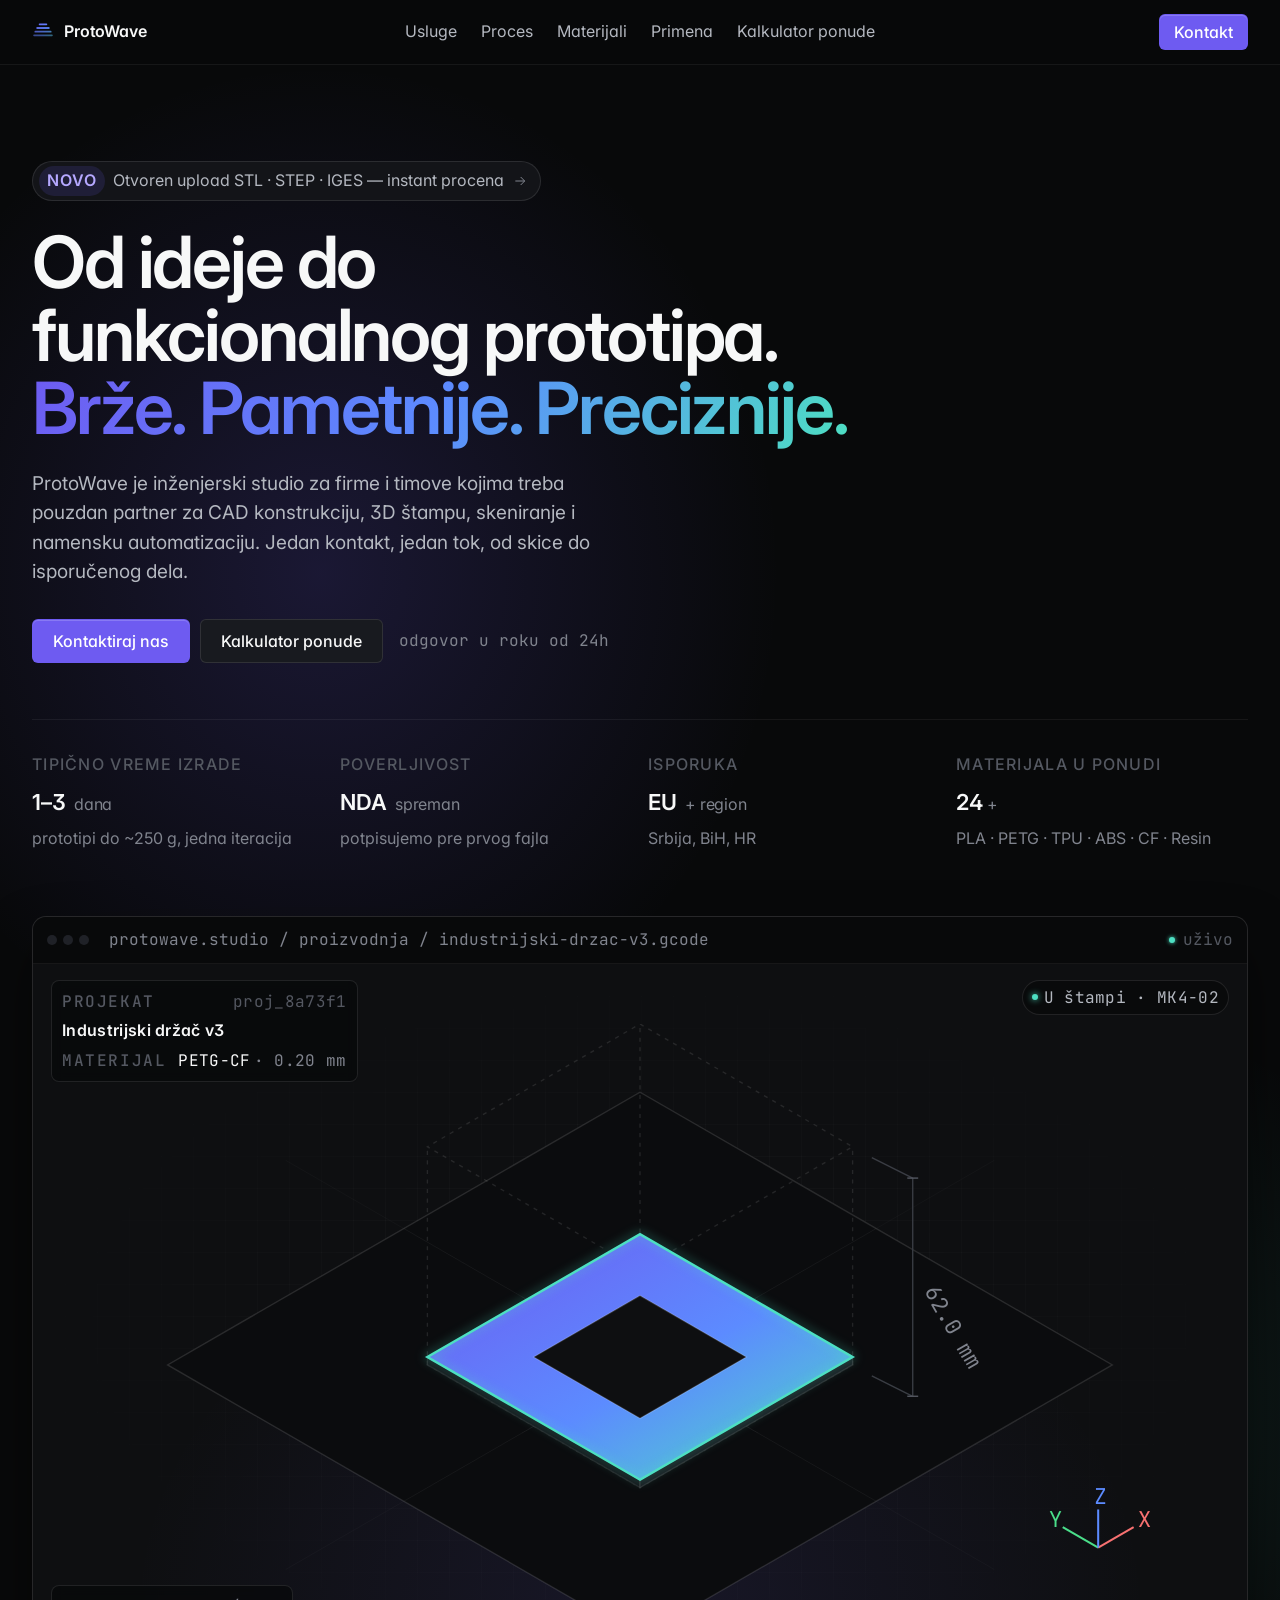
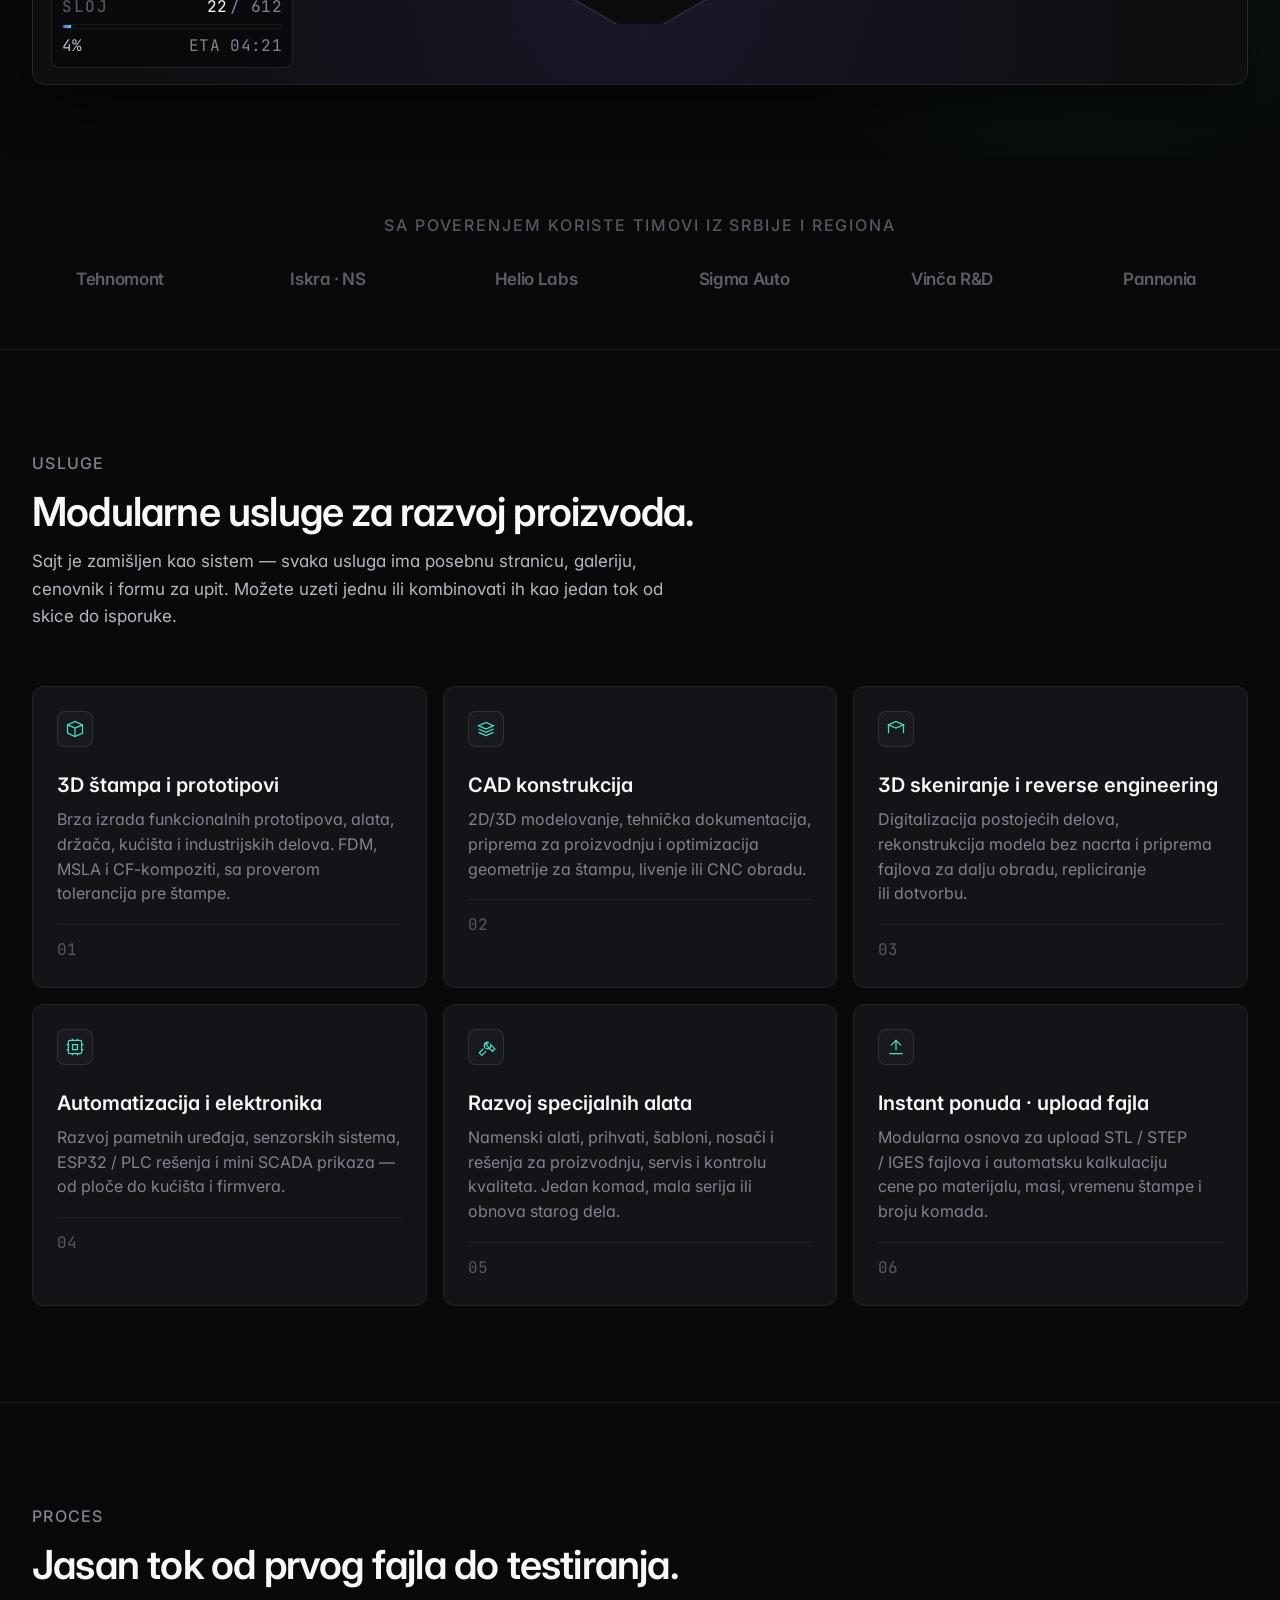
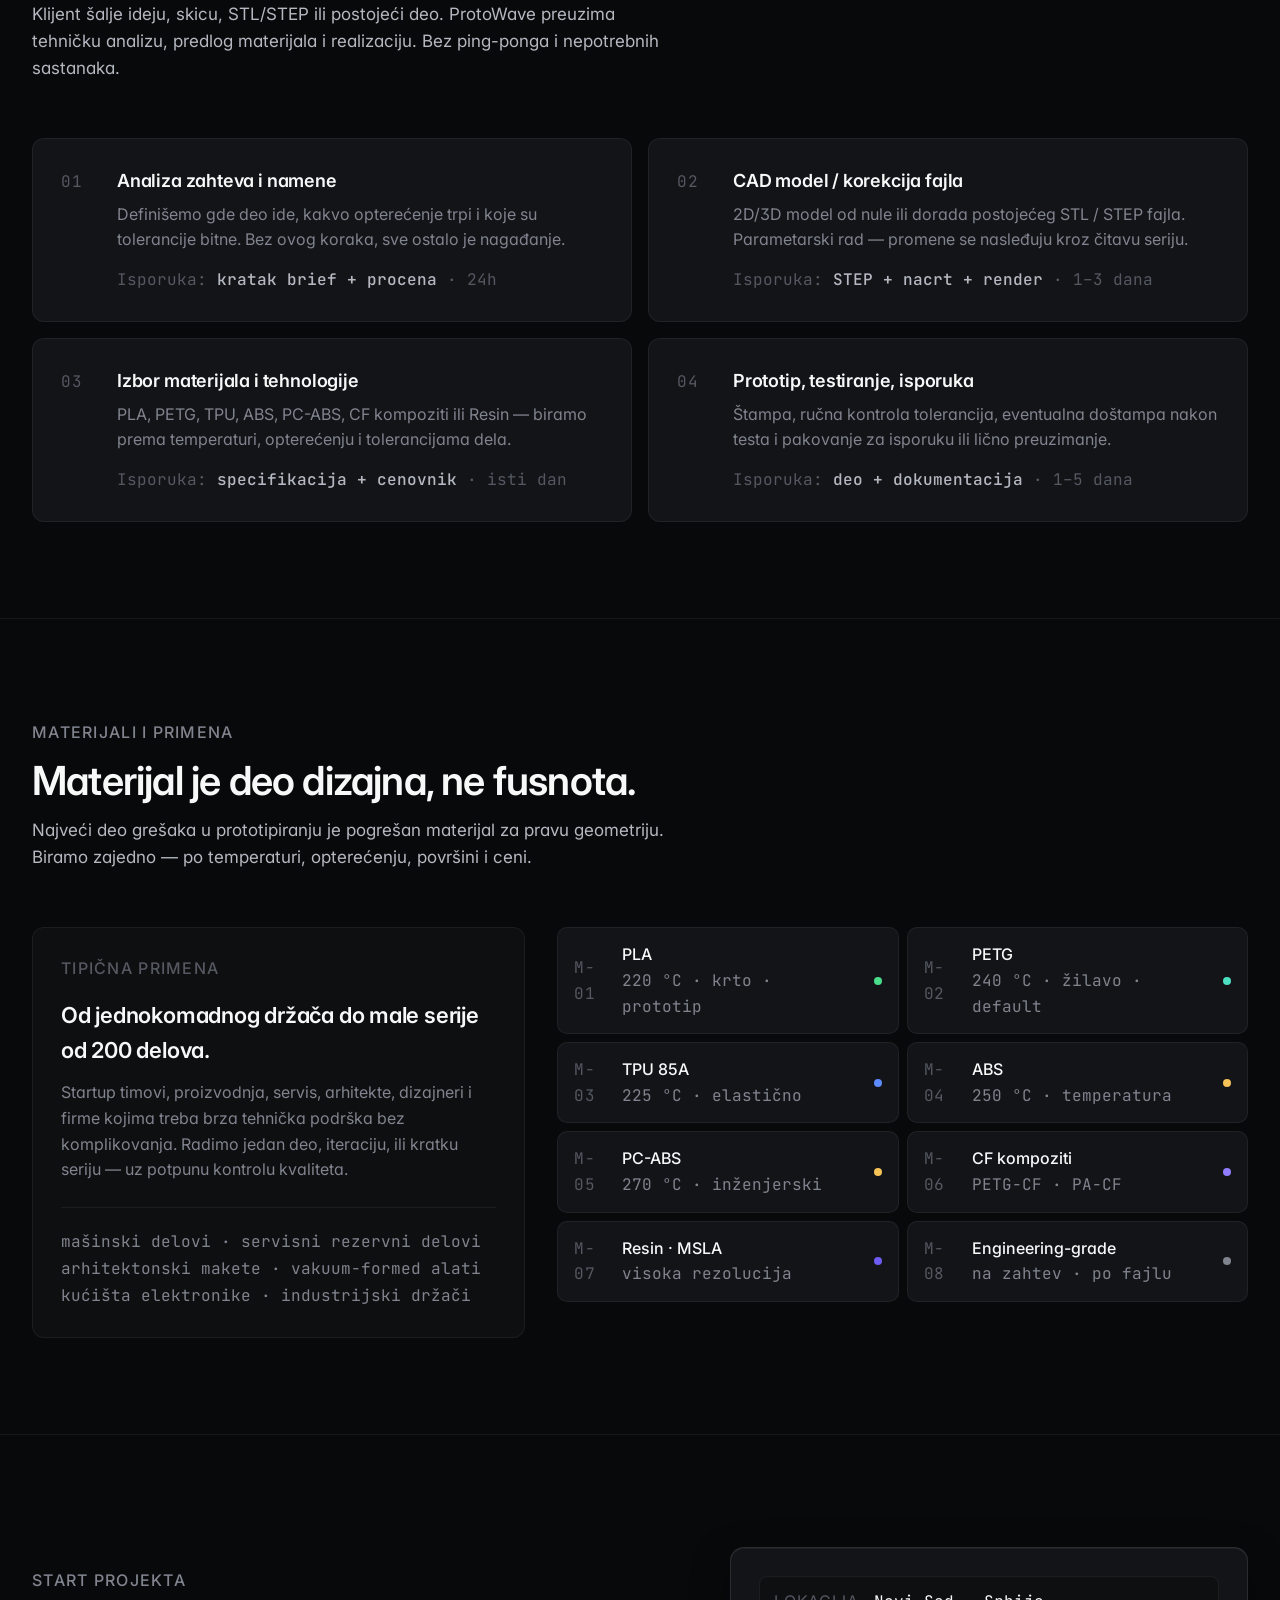
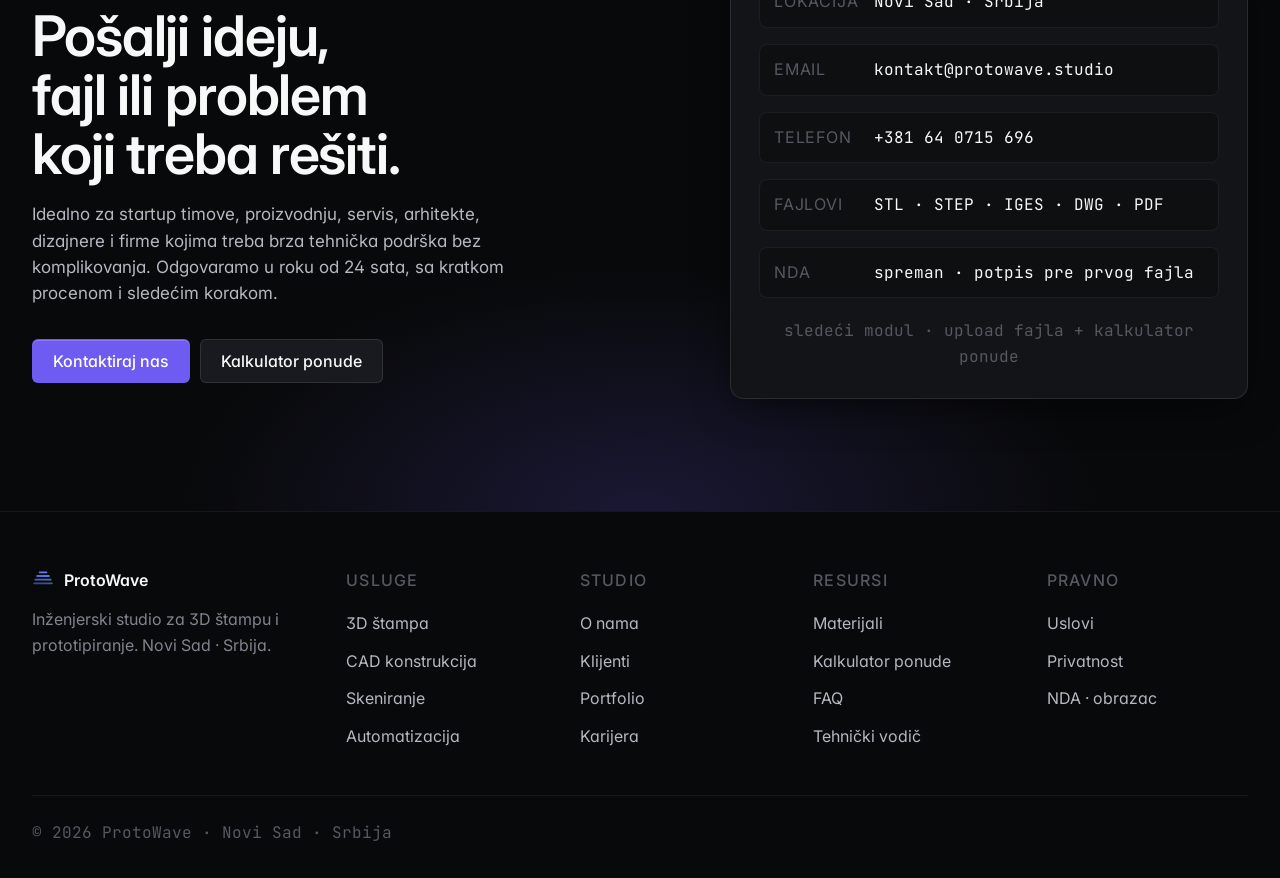
<file: index.html>
<!doctype html>
<html lang="sr">
<head>
  <meta charset="utf-8"/>
  <title>ProtoWave — od ideje do funkcionalnog prototipa</title>
  <meta name="viewport" content="width=device-width, initial-scale=1"/>
  <link rel="icon" href="logo-mark.svg"/>
  <link rel="stylesheet" href="colors_and_type.css"/>
  <link rel="stylesheet" href="base.css"/>
  <style>
    /* ------------------------------------------------------------------ HERO */
    .hero { padding: 96px 0 72px; position: relative; overflow: hidden; }
    .hero-bg {
      position: absolute; inset: 0; pointer-events: none;
      background:
        radial-gradient(60% 50% at 25% 30%, rgba(110,91,241,0.18), transparent 60%),
        radial-gradient(50% 40% at 85% 80%, rgba(77,223,194,0.10), transparent 60%);
    }
    .hero-eyebrow {
      display: inline-flex; align-items: center; gap: 8px;
      padding: 4px 12px 4px 6px; border-radius: 999px;
      background: var(--pw-surface); border: 1px solid var(--pw-border-2);
      font-size: 16px; color: var(--pw-fg-2);
    }
    .hero-eyebrow .badge {
      padding: 2px 8px; background: var(--pw-brand-tint); color: #B5A8FF;
      border-radius: 999px; font-size: 16px; letter-spacing: 0.06em;
      text-transform: uppercase; font-weight: 600;
    }
    .hero-eyebrow .arr { color: var(--pw-fg-3); }
    .hero h1 {
      font-size: 72px; font-weight: 600; letter-spacing: -0.03em;
      line-height: 1.02; margin: 24px 0 0; color: var(--pw-fg);
      max-width: 920px; text-wrap: balance;
    }
    .hero h1 .grad {
      background: linear-gradient(120deg,#6E5BF1,#5C8BFF,#4DDFC2);
      -webkit-background-clip: text; background-clip: text;
      -webkit-text-fill-color: transparent; color: transparent;
    }
    .hero p.lede {
      font-size: 19px; color: var(--pw-fg-2);
      margin: 24px 0 32px; max-width: 620px; line-height: 1.55;
      text-wrap: pretty;
    }
    .hero-cta { display: flex; gap: 10px; align-items: center; flex-wrap: wrap; }
    .hero-cta .meta {
      font-size: 16px; color: var(--pw-fg-3); margin-left: 6px;
      font-family: var(--pw-font-mono);
    }

    /* KPI row under hero */
    .kpis {
      display: grid; grid-template-columns: repeat(4, 1fr);
      gap: 16px; margin-top: 56px;
      padding-top: 32px; border-top: 1px solid var(--pw-border);
    }
    .kpi .k {
      font-size: 16px; letter-spacing: 0.08em; text-transform: uppercase;
      color: var(--pw-fg-4); font-weight: 500;
    }
    .kpi .v {
      margin-top: 8px; font-size: 22px; font-weight: 600;
      letter-spacing: -0.01em; color: var(--pw-fg);
    }
    .kpi .v .unit { font-size: 16px; color: var(--pw-fg-3); margin-left: 4px; font-weight: 400; }
    .kpi .d { margin-top: 6px; font-size: 16px; color: var(--pw-fg-3); }

    /* ------------------------------------------------------------------ HERO PRODUCT MOCK */
    .hero-product {
      margin-top: 64px; border-radius: 14px;
      border: 1px solid var(--pw-border-2);
      background: var(--pw-bg-2);
      box-shadow: 0 1px 0 rgba(255,255,255,0.05) inset,
                  0 24px 60px -12px rgba(0,0,0,0.7);
      overflow: hidden;
    }
    .hero-product-bar {
      display: flex; align-items: center; gap: 8px;
      padding: 10px 14px;
      border-bottom: 1px solid var(--pw-border);
      background: var(--pw-bg);
    }
    .hero-product-bar .dot-row { display: flex; gap: 6px; }
    .hero-product-bar .dot-row span {
      width: 10px; height: 10px; border-radius: 99px; background: var(--pw-surface-3);
    }
    .hero-product-bar .crumb {
      font-size: 16px; color: var(--pw-fg-3); margin-left: 12px;
      font-family: var(--pw-font-mono);
    }
    .hero-product-bar .right {
      margin-left: auto; display: flex; align-items: center; gap: 8px;
      font-size: 16px; color: var(--pw-fg-4); font-family: var(--pw-font-mono);
    }

    .mock { display: grid; grid-template-columns: 220px 1fr 300px; height: 400px; }
    .mock-sb {
      border-right: 1px solid var(--pw-border);
      padding: 14px 10px; display: flex; flex-direction: column; gap: 2px;
    }
    .mock-sb .lbl {
      font-size: 16px; letter-spacing: 0.08em; text-transform: uppercase;
      color: var(--pw-fg-4); padding: 10px 8px 6px;
    }
    .mock-sb .it {
      display: flex; align-items: center; gap: 8px;
      padding: 6px 8px; border-radius: 6px;
      font-size: 16px; color: var(--pw-fg-2);
    }
    .mock-sb .it.active {
      background: var(--pw-surface-2);
      color: var(--pw-fg);
      border: 1px solid var(--pw-border-2);
    }
    .mock-sb .it .c {
      margin-left: auto; font-family: var(--pw-font-mono);
      font-size: 16px; color: var(--pw-fg-4);
    }
    .mock-sb svg { width: 14px; height: 14px; }

    .mock-main {
      padding: 16px 18px; display: flex; flex-direction: column; gap: 10px;
      min-width: 0;
    }
    .mock-main .h {
      display: flex; align-items: center; justify-content: space-between;
      margin-bottom: 6px;
    }
    .mock-main .h .t { font-size: 16px; font-weight: 600; }
    .mock-main .h .sub {
      font-size: 16px; color: var(--pw-fg-4);
      font-family: var(--pw-font-mono); margin-top: 2px;
    }
    .mock-main .h .actions { display: flex; gap: 6px; }
    .chip-s {
      background: var(--pw-surface-2); color: var(--pw-fg-2);
      border: 1px solid var(--pw-border-2);
      padding: 0 8px; height: 22px; border-radius: 999px;
      font-size: 16px; display: inline-flex; align-items: center;
    }
    .chip-p {
      background: var(--pw-brand); color: #fff;
      padding: 0 10px; height: 22px; border-radius: 6px;
      font-size: 16px; display: inline-flex; align-items: center;
      font-weight: 500;
    }

    .mock-row {
      display: flex; align-items: center; gap: 10px;
      padding: 10px 12px;
      border: 1px solid var(--pw-border); border-radius: 8px;
      background: var(--pw-surface); font-size: 16px;
    }
    .mock-row .dot { width: 6px; height: 6px; border-radius: 99px; flex: 0 0 6px; }
    .mock-row .name { font-weight: 500; color: var(--pw-fg-1); min-width: 0;
                      white-space: nowrap; overflow: hidden; text-overflow: ellipsis; max-width: 230px;}
    .mock-row .st {
      font-size: 16px; font-family: var(--pw-font-mono);
      padding: 0 6px; height: 18px; border-radius: 4px;
      display: inline-flex; align-items: center;
    }
    .mock-row .meta {
      color: var(--pw-fg-3); margin-left: auto;
      font-family: var(--pw-font-mono); font-size: 16px;
    }

    .mock-rail {
      border-left: 1px solid var(--pw-border);
      padding: 16px; display: flex; flex-direction: column; gap: 14px;
      background: var(--pw-bg-2);
    }
    .mock-rail .top { display: flex; justify-content: space-between; align-items: center; }
    .pill-printing {
      display: inline-flex; align-items: center; gap: 6px;
      padding: 2px 8px; border-radius: 999px;
      background: rgba(77,223,194,0.10);
      border: 1px solid rgba(77,223,194,0.32);
      color: #4DDFC2; font-size: 16px; font-weight: 500;
    }
    .pill-printing .d {
      width: 5px; height: 5px; border-radius: 99px;
      background: #4DDFC2; box-shadow: 0 0 4px #4DDFC2;
    }
    .rail-id { font-size: 16px; font-family: var(--pw-font-mono); color: var(--pw-fg-4); }
    .rail-title { font-size: 16px; font-weight: 600; color: var(--pw-fg); }
    .rail-meta { font-size: 16px; font-family: var(--pw-font-mono); color: var(--pw-fg-3); margin-top: 2px; }
    .rail-bar { height: 4px; background: var(--pw-bg); border-radius: 99px; overflow: hidden; }
    .rail-bar > div { height: 100%; background: linear-gradient(90deg,#6E5BF1,#4DDFC2); }
    .rail-prog {
      display: flex; justify-content: space-between; margin-top: 6px;
      font-size: 16px; font-family: var(--pw-font-mono); color: var(--pw-fg-3);
    }
    .rail-grid {
      display: grid; grid-template-columns: 1fr 1fr; gap: 12px;
      padding-top: 12px; border-top: 1px solid var(--pw-border);
    }
    .rail-grid .k {
      font-size: 16px; color: var(--pw-fg-4);
      letter-spacing: 0.06em; text-transform: uppercase;
    }
    .rail-grid .v { font-size: 16px; margin-top: 2px; color: var(--pw-fg-1);
                    font-family: var(--pw-font-mono); }

    /* ------------------------------------------------------------------ LOGOS */
    .logos { padding: 56px 0; border-bottom: 1px solid var(--pw-border); }
    .logos-label {
      font-size: 16px; letter-spacing: 0.12em; text-transform: uppercase;
      color: var(--pw-fg-4); text-align: center; font-weight: 500;
    }
    .logos-row {
      display: grid; grid-template-columns: repeat(6, 1fr);
      gap: 32px; align-items: center; margin-top: 28px;
    }
    .logos-row span {
      color: var(--pw-fg-3); font-size: 17px; font-weight: 600;
      letter-spacing: -0.02em; text-align: center; opacity: 0.7;
      transition: opacity var(--pw-dur-base) var(--pw-ease),
                  color var(--pw-dur-base) var(--pw-ease);
    }
    .logos-row span:hover { opacity: 1; color: var(--pw-fg); }

    /* ------------------------------------------------------------------ SERVICES */
    .services {
      display: grid; grid-template-columns: repeat(3, 1fr);
      gap: 16px; margin-top: 56px;
    }
    .feat {
      padding: 24px;
      background: var(--pw-surface);
      border: 1px solid var(--pw-border);
      border-radius: 12px;
      transition: border-color var(--pw-dur-base) var(--pw-ease),
                  background var(--pw-dur-base) var(--pw-ease);
      display: flex; flex-direction: column; gap: 6px;
    }
    .feat:hover { border-color: var(--pw-border-2); background: var(--pw-surface-2); }
    .feat-icon {
      width: 36px; height: 36px; border-radius: 8px;
      background: var(--pw-surface-2);
      border: 1px solid var(--pw-border-2);
      color: var(--pw-accent);
      display: flex; align-items: center; justify-content: center;
      margin-bottom: 16px;
    }
    .feat h3 { font-size: 20px; font-weight: 600; margin: 0; color: var(--pw-fg); }
    .feat p {
      font-size: 16px; line-height: 1.55; color: var(--pw-fg-3);
      margin: 0; text-wrap: pretty;
    }
    .feat .tag {
      margin-top: 12px; padding-top: 12px;
      border-top: 1px solid var(--pw-border);
      font-size: 16px; font-family: var(--pw-font-mono); color: var(--pw-fg-4);
      display: flex; justify-content: space-between;
    }
    .feat .tag .more { color: var(--pw-accent); }

    /* ------------------------------------------------------------------ PROCESS */
    .process-grid {
      display: grid; grid-template-columns: 1fr 1fr;
      gap: 16px; margin-top: 56px;
    }
    .step {
      padding: 28px;
      border: 1px solid var(--pw-border); border-radius: 12px;
      background: var(--pw-surface);
      display: flex; gap: 20px; align-items: flex-start;
    }
    .step .num {
      font-family: var(--pw-font-mono);
      font-size: 16px; letter-spacing: 0.08em;
      color: var(--pw-fg-4); padding-top: 2px; flex-shrink: 0;
      width: 36px;
    }
    .step .body { display: flex; flex-direction: column; gap: 6px; }
    .step h3 { font-size: 18px; font-weight: 600; margin: 0; color: var(--pw-fg);
               letter-spacing: -0.01em; }
    .step p { font-size: 16px; color: var(--pw-fg-3); margin: 0; line-height: 1.55; }
    .step .deliv {
      margin-top: 10px; font-size: 16px; font-family: var(--pw-font-mono);
      color: var(--pw-fg-4);
    }
    .step .deliv b { color: var(--pw-fg-2); font-weight: 500; }

    /* ------------------------------------------------------------------ MATERIALS */
    .materials-wrap {
      margin-top: 56px;
      display: grid; grid-template-columns: 1fr 1.4fr;
      gap: 32px; align-items: start;
    }
    .mat-side {
      padding: 28px;
      border: 1px solid var(--pw-border); border-radius: 12px;
      background: var(--pw-bg-2);
    }
    .mat-side .label {
      font-size: 16px; letter-spacing: 0.08em; text-transform: uppercase;
      color: var(--pw-fg-4); font-weight: 500; margin-bottom: 16px;
    }
    .mat-side h3 {
      font-size: 22px; font-weight: 600; letter-spacing: -0.01em;
      margin: 0 0 12px; color: var(--pw-fg);
    }
    .mat-side p { font-size: 16px; color: var(--pw-fg-3); margin: 0; line-height: 1.6; }

    .mat-grid {
      display: grid; grid-template-columns: repeat(2, 1fr);
      gap: 8px;
    }
    .mat {
      display: grid;
      grid-template-columns: 36px 1fr auto;
      gap: 12px; align-items: center;
      padding: 14px 16px;
      border: 1px solid var(--pw-border); border-radius: 10px;
      background: var(--pw-surface);
      transition: border-color var(--pw-dur-base) var(--pw-ease),
                  background var(--pw-dur-base) var(--pw-ease);
    }
    .mat:hover { background: var(--pw-surface-2); border-color: var(--pw-border-2); }
    .mat .id {
      font-family: var(--pw-font-mono); font-size: 16px;
      color: var(--pw-fg-4); letter-spacing: 0.04em;
    }
    .mat .name { font-size: 16px; font-weight: 500; color: var(--pw-fg); }
    .mat .spec { font-size: 16px; font-family: var(--pw-font-mono); color: var(--pw-fg-3); }

    /* ------------------------------------------------------------------ CONTACT */
    .contact { padding: 112px 0; position: relative; overflow: hidden; }
    .contact::before {
      content: ""; position: absolute; inset: 0; pointer-events: none;
      background: radial-gradient(60% 60% at 50% 100%, rgba(110,91,241,0.18), transparent 60%);
    }
    .contact-inner {
      display: grid; grid-template-columns: 1.1fr 0.9fr;
      gap: 64px; align-items: center; position: relative;
    }
    .contact h2 {
      font-size: 56px; font-weight: 600; letter-spacing: -0.02em;
      line-height: 1.05; margin: 12px 0 0; max-width: 560px;
      text-wrap: balance;
    }
    .contact p { font-size: 17px; color: var(--pw-fg-2); margin: 18px 0 0; max-width: 520px; line-height: 1.55; }
    .contact-card {
      padding: 28px;
      border: 1px solid var(--pw-border-2); border-radius: 14px;
      background: var(--pw-surface);
      box-shadow: 0 1px 0 rgba(255,255,255,0.05) inset,
                  0 12px 40px -8px rgba(0,0,0,0.6);
      display: flex; flex-direction: column; gap: 16px;
    }
    .contact-card .row {
      display: flex; align-items: center; gap: 12px;
      padding: 12px 14px;
      border: 1px solid var(--pw-border); border-radius: 8px;
      background: var(--pw-bg-2);
    }
    .contact-card .row .k {
      font-size: 16px; color: var(--pw-fg-4);
      letter-spacing: 0.06em; text-transform: uppercase;
      width: 88px;
    }
    .contact-card .row .v {
      font-size: 16px; color: var(--pw-fg); font-family: var(--pw-font-mono);
    }
    .contact-card .next {
      font-size: 16px; font-family: var(--pw-font-mono); color: var(--pw-fg-4);
      text-align: center; margin-top: 4px;
    }

    /* ============================================================ HERO 3D VIZ */
    .hero-viz {
      position: relative; height: 720px;
      background:
        radial-gradient(60% 80% at 50% 90%, rgba(110,91,241,0.10), transparent 70%),
        var(--pw-bg-2);
      overflow: hidden;
    }
    /* engineering graph paper */
    .hero-viz::before {
      content: ""; position: absolute; inset: 0; pointer-events: none;
      background-image:
        linear-gradient(rgba(255,255,255,0.025) 1px, transparent 1px),
        linear-gradient(90deg, rgba(255,255,255,0.025) 1px, transparent 1px);
      background-size: 32px 32px;
      mask-image: radial-gradient(60% 60% at 50% 50%, #000 30%, transparent 90%);
    }
    .viz-pane {
      position: absolute; inset: 0;
      display: flex; align-items: center; justify-content: center;
      opacity: 0; transition: opacity var(--pw-dur-slow) var(--pw-ease);
      pointer-events: none;
    }
    .hero-product[data-variant="layer-build"] .viz-pane[data-pane="layer-build"],
    .hero-product[data-variant="exploded"]    .viz-pane[data-pane="exploded"],
    .hero-product[data-variant="toolpath"]    .viz-pane[data-pane="toolpath"]   {
      opacity: 1; pointer-events: auto;
    }
    .viz-svg { width: 100%; height: 100%; display: block; }

    /* ── HUD overlays (annotations) ───────────────────────── */
    .hud {
      position: absolute; pointer-events: none;
      font-family: var(--pw-font-mono); font-size: 16px;
      color: var(--pw-fg-3); letter-spacing: 0.02em;
      transition: opacity var(--pw-dur-base) var(--pw-ease);
    }
    .hero-product[data-annotate="0"] .hud { opacity: 0; }
    .hud-card {
      background: rgba(8,9,10,0.72);
      border: 1px solid var(--pw-border-2);
      backdrop-filter: blur(6px);
      padding: 8px 10px; border-radius: 8px;
      display: flex; flex-direction: column; gap: 4px;
      min-width: 140px;
    }
    .hud-card .k {
      font-size: 16px; letter-spacing: 0.10em; text-transform: uppercase;
      color: var(--pw-fg-4); font-weight: 500;
    }
    .hud-card .v { color: var(--pw-fg); font-size: 16px; }
    .hud-card .v .u { color: var(--pw-fg-3); margin-left: 3px; }
    .hud-card .row { display: flex; justify-content: space-between; gap: 12px; align-items: baseline; }

    .hud-tl { top: 16px; left: 18px; }
    .hud-tr { top: 16px; right: 18px; }
    .hud-bl { bottom: 16px; left: 18px; }
    .hud-br { bottom: 16px; right: 18px; }

    /* progress bar inside HUD */
    .hud-prog {
      width: 220px; height: 5px;
      background: var(--pw-bg); border-radius: 99px;
      border: 1px solid var(--pw-border); overflow: hidden;
    }
    .hud-prog > div {
      height: 100%; background: linear-gradient(90deg,#6E5BF1,#5C8BFF,#4DDFC2);
      box-shadow: 0 0 8px rgba(77,223,194,0.5);
    }

    .hud-row {
      display: inline-flex; align-items: center; gap: 6px;
      padding: 4px 9px;
      background: rgba(8,9,10,0.65);
      border: 1px solid var(--pw-border-2);
      border-radius: 99px;
      color: var(--pw-fg-2); font-size: 16px;
      font-family: var(--pw-font-mono);
    }
    .hud-row .live-dot {
      width: 6px; height: 6px; border-radius: 99px;
      background: #4DDFC2; box-shadow: 0 0 6px #4DDFC2;
      animation: pulse 1.6s ease-in-out infinite;
    }
    @keyframes pulse {
      0%, 100% { opacity: 1; }
      50%      { opacity: 0.35; }
    }

    /* axis gizmo */
    .gizmo {
      position: absolute; bottom: 16px; left: 18px;
      width: 64px; height: 64px;
      display: flex; align-items: center; justify-content: center;
      color: var(--pw-fg-3);
    }

    /* dimension lines (sr labels for callouts) */
    .dim {
      font-family: var(--pw-font-mono); font-size: 16px;
      fill: var(--pw-fg-3);
    }
    .dim-line  { stroke: var(--pw-fg-5); stroke-width: 1; }
    .dim-tick  { stroke: var(--pw-fg-4); stroke-width: 1; }
    .callout-line { stroke: var(--pw-fg-5); stroke-width: 1; stroke-dasharray: 2 3; }

    /* layer build SVG */
    .layer-line { stroke: rgba(255,255,255,0.045); stroke-width: 1; }
    .face       { fill: var(--pw-surface-2); stroke: rgba(255,255,255,0.10); stroke-width: 1; }
    .face-top   { fill: url(#wave-top); stroke: rgba(255,255,255,0.18); stroke-width: 1; }
    .face-dark  { fill: var(--pw-surface); stroke: rgba(255,255,255,0.08); stroke-width: 1; }
    .plate      { fill: #0b0c0e; stroke: rgba(255,255,255,0.12); stroke-width: 1; }
    .plate-grid { stroke: rgba(255,255,255,0.04); stroke-width: 0.5; }
    .nozzle     { fill: var(--pw-surface-3); stroke: rgba(255,255,255,0.18); stroke-width: 1; }
    .extrude    { stroke: #4DDFC2; stroke-width: 1.5; opacity: 0.9; }
    @keyframes glow-pulse {
      0%, 100% { filter: drop-shadow(0 0 6px rgba(77,223,194,0.55)); }
      50%      { filter: drop-shadow(0 0 14px rgba(110,91,241,0.55)); }
    }
    .glow-top { animation: glow-pulse 3.4s ease-in-out infinite; transform-origin: center; }
    /* unbuilt ghost outline */
    .ghost { fill: none; stroke: rgba(255,255,255,0.10); stroke-width: 1; stroke-dasharray: 3 4; }
    .ghost-edge { stroke: rgba(255,255,255,0.06); stroke-width: 1; stroke-dasharray: 2 4; }
    /* extrusion bead at the active layer */
    .bead { fill: none; stroke: #4DDFC2; stroke-width: 1.8; stroke-linecap: round;
            filter: drop-shadow(0 0 4px rgba(77,223,194,0.7)); }
    /* nozzle orbital toolpath (simulated drawing) */
    @keyframes nozzle-orbit {
        0% { transform: translate(  20px,  -8px); }
       25% { transform: translate(  44px,  -2px); }
       50% { transform: translate(  18px,   6px); }
       75% { transform: translate( -10px,   2px); }
      100% { transform: translate(  20px,  -8px); }
    }
    #nozzle-orbit { animation: nozzle-orbit 6s linear infinite; transform-box: fill-box; }
    /* extruded filament trail (the line from nozzle tip down) */
    @keyframes extrude-flow {
       0%   { stroke-dashoffset: 0; }
      100% { stroke-dashoffset: -12; }
    }
    .extrude { animation: extrude-flow 1.2s linear infinite; }

    /* toolpath */
    .tp-outer { stroke: #4DDFC2;  stroke-width: 1.3; fill: none; }
    .tp-wall  { stroke: #5C8BFF;  stroke-width: 1.0; fill: none; opacity: 0.85; }
    .tp-fill  { stroke: #6E5BF1;  stroke-width: 0.85; fill: none; opacity: 0.55; }
    .tp-skirt { stroke: var(--pw-fg-5); stroke-width: 0.8; fill: none; stroke-dasharray: 3 3; }
    .tp-head  { fill: var(--pw-bg); stroke: #4DDFC2; stroke-width: 1.4; }
    @keyframes head-travel {
      0%   { offset-distance: 0%; }
      100% { offset-distance: 100%; }
    }

    /* exploded */
    .expl-shadow { fill: rgba(0,0,0,0.4); }
    .expl-axis   { stroke: var(--pw-fg-5); stroke-width: 1; stroke-dasharray: 4 4; }
    .expl-num    { fill: var(--pw-fg); font-family: var(--pw-font-mono); font-size: 16px; font-weight: 500; }
    .expl-num-bg { fill: var(--pw-surface-3); stroke: var(--pw-border-3); stroke-width: 1; }
    .expl-tag-bg { fill: var(--pw-surface); stroke: var(--pw-border); }
    .expl-tag-t  { fill: var(--pw-fg-1); font-family: var(--pw-font-sans); font-size: 16px; font-weight: 500; }
    .expl-tag-s  { fill: var(--pw-fg-4); font-family: var(--pw-font-mono); font-size: 16px; }

    /* =================================================== RESPONSIVE */
    @media (max-width: 800px) {
      .hero { padding: 48px 0 32px; }
      .hero h1 { font-size: 36px; line-height: 1.1; }
      .hero p.lede { font-size: 16px; margin: 18px 0 24px; }
      .hero-eyebrow { font-size: 13px; }
      .hero-eyebrow .badge { font-size: 10px; }
      .hero-cta { flex-wrap: wrap; gap: 8px; }
      .hero-cta .meta { margin-left: 0; flex-basis: 100%; font-size: 13px; }

      .kpis {
        grid-template-columns: 1fr 1fr;
        gap: 16px; margin-top: 32px; padding-top: 24px;
      }
      .kpi .k { font-size: 11px; }
      .kpi .v { font-size: 20px; }
      .kpi .v .unit { font-size: 13px; }
      .kpi .d { font-size: 13px; }

      /* Hide the complex desktop-only 3D print mock on mobile */
      .hero-product { display: none; }

      .logos { padding: 32px 0; }
      .logos-row {
        grid-template-columns: repeat(3, 1fr);
        gap: 16px; margin-top: 20px;
      }

      .services {
        grid-template-columns: 1fr;
        gap: 12px; margin-top: 32px;
      }
      .feat { padding: 20px; }

      .process-grid {
        grid-template-columns: 1fr;
        gap: 12px; margin-top: 32px;
      }
      .step { padding: 20px; gap: 16px; }

      .materials-wrap {
        grid-template-columns: 1fr;
        gap: 20px; margin-top: 32px;
      }
      .mat-side { padding: 20px; }
      .mat-grid { grid-template-columns: 1fr; }

      .contact { padding: 56px 0; }
      .contact-inner {
        grid-template-columns: 1fr;
        gap: 32px;
      }
      .contact h2 { font-size: 32px; }
      .contact-card { padding: 20px; max-width: 100%; }
      .contact-card .row {
        flex-direction: column;
        align-items: flex-start;
        gap: 4px;
        min-width: 0;
      }
      .contact-card .row .k { width: auto; font-size: 11px; }
      .contact-card .row .v {
        font-size: 14px;
        overflow-wrap: anywhere;
        word-break: break-word;
        max-width: 100%;
      }
      .contact-card .next { font-size: 12px; }
    }
  </style>
</head>
<body>

  <!-- ============================================================== NAV -->
  <header class="nav">
    <div class="wrap nav-inner">
      <a class="nav-brand" href="#">
        <svg width="22" height="22" viewBox="0 0 36 36" fill="none">
          <defs>
            <linearGradient id="lg-nav" x1="0" y1="0" x2="36" y2="36" gradientUnits="userSpaceOnUse">
              <stop offset="0" stop-color="#6E5BF1"/>
              <stop offset="0.55" stop-color="#5C8BFF"/>
              <stop offset="1" stop-color="#4DDFC2"/>
            </linearGradient>
          </defs>
          <rect x="2"  y="22" width="32" height="3" rx="1.5" fill="url(#lg-nav)" opacity="0.55"/>
          <rect x="4"  y="16" width="28" height="3" rx="1.5" fill="url(#lg-nav)" opacity="0.75"/>
          <rect x="7"  y="10" width="22" height="3" rx="1.5" fill="url(#lg-nav)" opacity="0.9"/>
          <rect x="11" y="4"  width="14" height="3" rx="1.5" fill="url(#lg-nav)"/>
        </svg>
        ProtoWave
      </a>
      <nav class="nav-links">
        <a href="#usluge">Usluge</a>
        <a href="#proces">Proces</a>
        <a href="#materijali">Materijali</a>
        <a href="#primena">Primena</a>
        <a href="kontakt.html#calc">Kalkulator ponude</a>
      </nav>
      <div class="nav-actions">
        <a class="btn btn-ghost" href="#prijava">
</a>
        <a class="btn btn-primary" href="kontakt.html">Kontakt</a>
        <button class="nav-toggle" type="button" aria-label="Otvori meni" aria-expanded="false">
          <svg viewBox="0 0 24 24" width="20" height="20" fill="none" stroke="currentColor" stroke-width="1.8">
            <path d="M3 6h18M3 12h18M3 18h18"/>
          </svg>
        </button>
      </div>
    </div>
  </header>

  <!-- ============================================================== HERO -->
  <section class="hero">
    <div class="hero-bg"></div>
    <div class="wrap" style="position:relative">
      <span class="hero-eyebrow">
        <span class="badge">Novo</span>
        Otvoren upload STL · STEP · IGES — instant procena
        <svg class="ico arr" viewBox="0 0 24 24" fill="none" stroke="currentColor" stroke-width="1.5">
          <path d="M5 12h14M13 6l6 6-6 6"/>
        </svg>
      </span>

      <h1>
        Od ideje do funkcionalnog prototipa.<br/>
        <span class="grad">Brže. Pametnije. Preciznije.</span>
      </h1>

      <p class="lede">
        ProtoWave je inženjerski studio za firme i timove kojima treba pouzdan partner za CAD konstrukciju, 3D štampu, skeniranje i namensku automatizaciju. Jedan kontakt, jedan tok, od skice do isporučenog dela.
      </p>

      <div class="hero-cta">
        <a class="btn btn-primary btn-lg" href="kontakt.html">Kontaktiraj nas</a>
        <a class="btn btn-secondary btn-lg" href="kontakt.html#calc">Kalkulator ponude</a>
        <span class="meta">odgovor u roku od 24h</span>
      </div>

      <!-- KPIs -->
      <div class="kpis">
        <div class="kpi">
          <div class="k">Tipično vreme izrade</div>
          <div class="v">1–3 <span class="unit">dana</span></div>
          <div class="d">prototipi do ~250 g, jedna iteracija</div>
        </div>
        <div class="kpi">
          <div class="k">Poverljivost</div>
          <div class="v">NDA <span class="unit">spreman</span></div>
          <div class="d">potpisujemo pre prvog fajla</div>
        </div>
        <div class="kpi">
          <div class="k">Isporuka</div>
          <div class="v">EU <span class="unit">+ region</span></div>
          <div class="d">Srbija, BiH, HR</div>
        </div>
        <div class="kpi">
          <div class="k">Materijala u ponudi</div>
          <div class="v">24<span class="unit">+</span></div>
          <div class="d">PLA · PETG · TPU · ABS · CF · Resin</div>
        </div>
      </div>

      <!-- 3D print visual -->
      <div class="hero-product" id="hero-3d" data-variant="layer-build" data-annotate="1">
        <div class="hero-product-bar">
          <div class="dot-row"><span></span><span></span><span></span></div>
          <span class="crumb">protowave.studio / proizvodnja / industrijski-drzac-v3.gcode</span>
          <span class="right">
            <span style="width:6px;height:6px;border-radius:99px;background:#4DDFC2;box-shadow:0 0 4px #4DDFC2"></span>
            uživo
          </span>
        </div>

        <div class="hero-viz">

          <!-- ───── PANE 1: LAYER BUILD (isometric) ───── -->
          <div class="viz-pane" data-pane="layer-build">
            <svg class="viz-svg" viewBox="0 0 800 440" preserveAspectRatio="xMidYMid meet" style="height: 600px">
              <defs>
                <linearGradient id="wave-top" x1="0" y1="0" x2="1" y2="1">
                  <stop offset="0"    stop-color="#6E5BF1"/>
                  <stop offset="0.55" stop-color="#5C8BFF"/>
                  <stop offset="1"    stop-color="#4DDFC2"/>
                </linearGradient>
                <linearGradient id="layer-fade-r" x1="0" y1="0" x2="0" y2="1">
                  <stop offset="0" stop-color="#1f2127"/>
                  <stop offset="1" stop-color="#131418"/>
                </linearGradient>
                <linearGradient id="layer-fade-l" x1="0" y1="0" x2="0" y2="1">
                  <stop offset="0" stop-color="#181a1f"/>
                  <stop offset="1" stop-color="#0e0f11"/>
                </linearGradient>
                <filter id="soft-glow" x="-50%" y="-50%" width="200%" height="200%">
                  <feGaussianBlur stdDeviation="6"/>
                </filter>
              </defs>

              <g transform="translate(400 250)">
                <!-- build plate (z=0), iso rhombus, plate L = 200 -->
                <polygon class="plate" points="346.4,0 0,200 -346.4,0 0,-200"/>
                <!-- plate grid: a few cross lines for engineering vibe -->
                <g class="plate-grid">
                  <line x1="-173.2" y1="-100" x2="173.2"  y2="100"/>
                  <line x1="-86.6"  y1="-50"  x2="259.8"  y2="150"/>
                  <line x1="-259.8" y1="-150" x2="86.6"   y2="50"/>
                  <line x1="-173.2" y1="100"  x2="173.2"  y2="-100"/>
                  <line x1="-86.6"  y1="50"   x2="259.8"  y2="-150"/>
                  <line x1="-259.8" y1="150"  x2="86.6"   y2="-50"/>
                </g>

                <!-- part: extruded rectangular block, L=90, H=160 -->
                <!-- ghost outline: full part at H=160 (what is still to build) -->
                <g class="ghost">
                  <polygon class="ghost-edge" points="0,90 155.9,0 0,-90 -155.9,0"/>
                  <polygon points="0,-70 155.9,-160 0,-250 -155.9,-160"/>
                  <line x1="155.9"  y1="0" x2="155.9"  y2="-160"/>
                  <line x1="-155.9" y1="0" x2="-155.9" y2="-160"/>
                  <line x1="0"     y1="90" x2="0"     y2="-70"/>
                  <line x1="0"     y1="-90" x2="0"    y2="-250"/>
                </g>
                <!-- left face (y = +L plane), darker — points driven by progress -->
                <polygon id="face-left" class="face-dark" fill="url(#layer-fade-l)"
                  points="-155.9,0 0,90 0,-70 -155.9,-160"/>
                <!-- right face (x = +L plane), lighter — points driven by progress -->
                <polygon id="face-right" class="face" fill="url(#layer-fade-r)"
                  points="155.9,0 0,90 0,-70 155.9,-160"/>

                <!-- layer lines on left and right faces — JS hides lines above current build height -->
                <g id="layer-lines" class="layer-line">
                  <!-- 18 layers on right face -->
                  <line x1="0"     y1="82"   x2="155.9" y2="-8"/>
                  <line x1="0"     y1="74"   x2="155.9" y2="-16"/>
                  <line x1="0"     y1="66"   x2="155.9" y2="-24"/>
                  <line x1="0"     y1="58"   x2="155.9" y2="-32"/>
                  <line x1="0"     y1="50"   x2="155.9" y2="-40"/>
                  <line x1="0"     y1="42"   x2="155.9" y2="-48"/>
                  <line x1="0"     y1="34"   x2="155.9" y2="-56"/>
                  <line x1="0"     y1="26"   x2="155.9" y2="-64"/>
                  <line x1="0"     y1="18"   x2="155.9" y2="-72"/>
                  <line x1="0"     y1="10"   x2="155.9" y2="-80"/>
                  <line x1="0"     y1="2"    x2="155.9" y2="-88"/>
                  <line x1="0"     y1="-6"   x2="155.9" y2="-96"/>
                  <line x1="0"     y1="-14"  x2="155.9" y2="-104"/>
                  <line x1="0"     y1="-22"  x2="155.9" y2="-112"/>
                  <line x1="0"     y1="-30"  x2="155.9" y2="-120"/>
                  <line x1="0"     y1="-38"  x2="155.9" y2="-128"/>
                  <line x1="0"     y1="-46"  x2="155.9" y2="-136"/>
                  <line x1="0"     y1="-54"  x2="155.9" y2="-144"/>
                  <line x1="0"     y1="-62"  x2="155.9" y2="-152"/>
                  <!-- left face -->
                  <line x1="-155.9" y1="-8"   x2="0" y2="82"/>
                  <line x1="-155.9" y1="-16"  x2="0" y2="74"/>
                  <line x1="-155.9" y1="-24"  x2="0" y2="66"/>
                  <line x1="-155.9" y1="-32"  x2="0" y2="58"/>
                  <line x1="-155.9" y1="-40"  x2="0" y2="50"/>
                  <line x1="-155.9" y1="-48"  x2="0" y2="42"/>
                  <line x1="-155.9" y1="-56"  x2="0" y2="34"/>
                  <line x1="-155.9" y1="-64"  x2="0" y2="26"/>
                  <line x1="-155.9" y1="-72"  x2="0" y2="18"/>
                  <line x1="-155.9" y1="-80"  x2="0" y2="10"/>
                  <line x1="-155.9" y1="-88"  x2="0" y2="2"/>
                  <line x1="-155.9" y1="-96"  x2="0" y2="-6"/>
                  <line x1="-155.9" y1="-104" x2="0" y2="-14"/>
                  <line x1="-155.9" y1="-112" x2="0" y2="-22"/>
                  <line x1="-155.9" y1="-120" x2="0" y2="-30"/>
                  <line x1="-155.9" y1="-128" x2="0" y2="-38"/>
                  <line x1="-155.9" y1="-136" x2="0" y2="-46"/>
                  <line x1="-155.9" y1="-144" x2="0" y2="-54"/>
                  <line x1="-155.9" y1="-152" x2="0" y2="-62"/>
                </g>

                <!-- top face (active extrusion) with glow — driven by progress -->
                <g id="glow-top" class="glow-top">
                  <polygon id="face-top" class="face-top"
                    points="0,-70 155.9,-160 0,-250 -155.9,-160"/>
                  <!-- inner cavity, suggesting a hole -->
                  <polygon id="face-cavity" fill="var(--pw-bg-2)" stroke="rgba(255,255,255,0.18)" stroke-width="1"
                    points="0,-110 77.9,-155 0,-200 -77.9,-155"/>
                  <!-- active extrusion bead — outer perimeter of top, drawn by nozzle -->
                  <polygon id="bead-top" class="bead"
                    points="0,-70 155.9,-160 0,-250 -155.9,-160"/>
                </g>

                <!-- nozzle removed per design -->
                <g id="nozzle-pos" transform="translate(0 -195)" style="display:none">
                  <g id="nozzle-orbit">
                    <!-- gantry hint: thin rod above the toolhead -->
                    <line x1="-60" y1="-44" x2="60" y2="-44" stroke="rgba(255,255,255,0.10)" stroke-width="1"/>
                  </g>
                </g>

                <!-- dim line on right edge of part -->
                <g class="dim">
                  <line class="dim-line" x1="170" y1="8"   x2="200" y2="23"/>
                  <line class="dim-line" x1="170" y1="-152" x2="200" y2="-137"/>
                  <line class="dim-line" x1="200" y1="23"  x2="200" y2="-137"/>
                  <line class="dim-tick" x1="196" y1="23"  x2="204" y2="23"/>
                  <line class="dim-tick" x1="196" y1="-137" x2="204" y2="-137"/>
                  <text x="208" y="-54" transform="rotate(60 208 -54)">62.0 mm</text>
                </g>
              </g>

              <!-- coord gizmo bottom-right -->
              <g transform="translate(736 384)" class="dim">
                <line stroke="#F87171" stroke-width="1.5" x1="0" y1="0" x2="26" y2="-15"/>
                <line stroke="#4ADE8A" stroke-width="1.5" x1="0" y1="0" x2="-26" y2="-15"/>
                <line stroke="#5C8BFF" stroke-width="1.5" x1="0" y1="0" x2="0" y2="-28"/>
                <text x="29" y="-15" fill="#F87171">X</text>
                <text x="-36" y="-15" fill="#4ADE8A">Y</text>
                <text x="-3" y="-32" fill="#5C8BFF">Z</text>
              </g>
            </svg>

            <!-- HUDs -->
            <div class="hud hud-tl">
              <div class="hud-card">
                <div class="row">
                  <span class="k">Projekat</span>
                  <span style="font-size: 16px;color:var(--pw-fg-4)">proj_8a73f1</span>
                </div>
                <div class="v" style="font-family:var(--pw-font-sans);font-weight:600">Industrijski držač v3</div>
                <div class="row">
                  <span class="k">Materijal</span>
                  <span class="v">PETG-CF<span class="u">· 0.20 mm</span></span>
                </div>
              </div>
            </div>

            <div class="hud hud-tr">
              <span class="hud-row">
                <span class="live-dot"></span>U štampi · MK4-02
              </span>
            </div>

            <div class="hud hud-bl">
              <div class="hud-card">
                <div class="row"><span class="k">Sloj</span><span class="v" id="hud-layer">482<span class="u">/ 612</span></span></div>
                <div class="hud-prog"><div id="hud-prog-bar" style="width:78%"></div></div>
                <div class="row">
                  <span style="font-family:var(--pw-font-mono);font-size: 16px;color:var(--pw-fg-2)" id="hud-pct">78%</span>
                  <span style="font-family:var(--pw-font-mono);font-size: 16px;color:var(--pw-fg-3)">ETA 04:21</span>
                </div>
              </div>
            </div>
          </div>

          <!-- ───── PANE 2: EXPLODED VIEW ───── -->
          <div class="viz-pane" data-pane="exploded">
            <svg class="viz-svg" viewBox="0 0 800 440" preserveAspectRatio="xMidYMid meet">
              <defs>
                <linearGradient id="exp-grad-top" x1="0" y1="0" x2="1" y2="1">
                  <stop offset="0"   stop-color="#6E5BF1"/>
                  <stop offset="0.6" stop-color="#5C8BFF"/>
                  <stop offset="1"   stop-color="#4DDFC2"/>
                </linearGradient>
              </defs>

              <g transform="translate(400 220)">
                <!-- vertical assembly axis -->
                <line class="expl-axis" x1="0" y1="-200" x2="0" y2="200"/>

                <!-- 4 parts stacked, each an iso block, separated vertically -->
                <!-- ─ PART 1 (top): cap / fastener M6 -->
                <g transform="translate(0 -170)">
                  <ellipse class="expl-shadow" cx="0" cy="32" rx="48" ry="9"/>
                  <!-- hex cap -->
                  <polygon class="face-dark" points="-52,0 -26,15 -26,-15 -52,0"/>
                  <polygon class="face"      points="52,0 26,15 26,-15 52,0"/>
                  <polygon class="face-top" fill="url(#exp-grad-top)"
                    points="0,-30 52,0 0,15 -52,0"/>
                  <!-- shaft -->
                  <polygon class="face-dark" points="-13,18 0,25 0,8 -13,11"/>
                  <polygon class="face"      points="13,18 0,25 0,8 13,11"/>
                </g>
                <g transform="translate(0 -170)" class="dim">
                  <line class="callout-line" x1="55" y1="0" x2="180" y2="0"/>
                  <circle r="9" cx="55" cy="0" class="expl-num-bg"/>
                  <text class="expl-num" x="55" y="3" text-anchor="middle">1</text>
                  <rect class="expl-tag-bg" x="185" y="-22" width="135" height="44" rx="6"/>
                  <text class="expl-tag-t" x="195" y="-2">Vijak M6 · DIN 933</text>
                  <text class="expl-tag-s" x="195" y="14">A2-70 · 25 mm</text>
                </g>

                <!-- ─ PART 2: top plate -->
                <g transform="translate(0 -80)">
                  <ellipse class="expl-shadow" cx="0" cy="32" rx="86" ry="14"/>
                  <polygon class="face-dark" points="-138,0 0,40 0,18 -138,-22"/>
                  <polygon class="face"      points="138,0 0,40 0,18 138,-22"/>
                  <polygon class="face-top" fill="url(#exp-grad-top)" opacity="0.85"
                    points="0,-22 138,-22 0,-44 -138,-22"/>
                  <!-- bolt hole -->
                  <polygon fill="var(--pw-bg-2)" stroke="rgba(255,255,255,0.12)" stroke-width="1"
                    points="0,-26 12,-28 0,-30 -12,-28"/>
                </g>
                <g transform="translate(0 -80)" class="dim">
                  <line class="callout-line" x1="142" y1="-6" x2="180" y2="-6"/>
                  <circle r="9" cx="142" cy="-6" class="expl-num-bg"/>
                  <text class="expl-num" x="142" y="-3" text-anchor="middle">2</text>
                  <rect class="expl-tag-bg" x="185" y="-28" width="135" height="44" rx="6"/>
                  <text class="expl-tag-t" x="195" y="-8">Gornja ploča</text>
                  <text class="expl-tag-s" x="195" y="8">PETG-CF · 4 mm</text>
                </g>

                <!-- ─ PART 3: body (largest) -->
                <g transform="translate(0 30)">
                  <ellipse class="expl-shadow" cx="0" cy="64" rx="120" ry="18"/>
                  <polygon class="face-dark" points="-190,0 0,55 0,-25 -190,-80"/>
                  <polygon class="face"      points="190,0 0,55 0,-25 190,-80"/>
                  <polygon class="face-top" fill="url(#exp-grad-top)" opacity="0.7"
                    points="0,-25 190,-80 0,-135 -190,-80"/>
                  <!-- inner cavity -->
                  <polygon fill="var(--pw-bg-2)" stroke="rgba(255,255,255,0.12)" stroke-width="1"
                    points="0,-50 95,-80 0,-110 -95,-80"/>
                </g>
                <g transform="translate(0 30)" class="dim">
                  <line class="callout-line" x1="195" y1="-40" x2="225" y2="-40"/>
                  <circle r="9" cx="195" cy="-40" class="expl-num-bg"/>
                  <text class="expl-num" x="195" y="-37" text-anchor="middle">3</text>
                  <rect class="expl-tag-bg" x="230" y="-62" width="135" height="44" rx="6"/>
                  <text class="expl-tag-t" x="240" y="-42">Telo držača</text>
                  <text class="expl-tag-s" x="240" y="-26">PETG-CF · 12 mm zid</text>
                </g>

                <!-- ─ PART 4: base mount -->
                <g transform="translate(0 165)">
                  <ellipse class="expl-shadow" cx="0" cy="30" rx="86" ry="13"/>
                  <polygon class="face-dark" points="-138,0 0,40 0,28 -138,-12"/>
                  <polygon class="face"      points="138,0 0,40 0,28 138,-12"/>
                  <polygon class="face-top" fill="var(--pw-surface-3)"
                    points="0,-12 138,-12 0,-24 -138,-12"/>
                </g>
                <g transform="translate(0 165)" class="dim">
                  <line class="callout-line" x1="142" y1="0" x2="200" y2="0"/>
                  <circle r="9" cx="142" cy="0" class="expl-num-bg"/>
                  <text class="expl-num" x="142" y="3" text-anchor="middle">4</text>
                  <rect class="expl-tag-bg" x="205" y="-22" width="135" height="44" rx="6"/>
                  <text class="expl-tag-t" x="215" y="-2">Montažna stopa</text>
                  <text class="expl-tag-s" x="215" y="14">aluminijum · CNC</text>
                </g>
              </g>

              <!-- title block bottom-left -->
              <g transform="translate(40 410)" class="dim">
                <text fill="var(--pw-fg-3)" font-size="11">eksplodovani prikaz · skala 1:2</text>
              </g>

              <!-- coord gizmo top-right -->
              <g transform="translate(740 50)" class="dim">
                <line stroke="#F87171" stroke-width="1.5" x1="0" y1="0" x2="22" y2="-13"/>
                <line stroke="#4ADE8A" stroke-width="1.5" x1="0" y1="0" x2="-22" y2="-13"/>
                <line stroke="#5C8BFF" stroke-width="1.5" x1="0" y1="0" x2="0" y2="-24"/>
                <text x="25" y="-13" fill="#F87171">X</text>
                <text x="-32" y="-13" fill="#4ADE8A">Y</text>
                <text x="-3" y="-28" fill="#5C8BFF">Z</text>
              </g>
            </svg>

            <div class="hud hud-tl">
              <div class="hud-card">
                <div class="k">Sklop</div>
                <div class="v" style="font-family:var(--pw-font-sans);font-weight:600">Industrijski držač v3</div>
                <div class="row"><span class="k">Komponenti</span><span class="v">4</span></div>
              </div>
            </div>
            <div class="hud hud-tr">
              <span class="hud-row">CAD · revizija R3</span>
            </div>
            <div class="hud hud-bl" style="left: auto; right: 18px; bottom: 16px;">
              <div class="hud-card">
                <div class="row"><span class="k">Format</span><span class="v">STEP · AP242</span></div>
                <div class="row"><span class="k">Tolerancije</span><span class="v">ISO 2768-m</span></div>
              </div>
            </div>
          </div>

          <!-- ───── PANE 3: TOOLPATH (top-down G-code) ───── -->
          <div class="viz-pane" data-pane="toolpath">
            <svg class="viz-svg" viewBox="0 0 800 440" preserveAspectRatio="xMidYMid meet">
              <defs>
                <pattern id="bed-grid" x="0" y="0" width="20" height="20" patternUnits="userSpaceOnUse">
                  <path d="M 20 0 L 0 0 0 20" fill="none"
                        stroke="rgba(255,255,255,0.04)" stroke-width="0.5"/>
                </pattern>
              </defs>

              <!-- build plate -->
              <rect x="160" y="40" width="480" height="360" rx="2"
                    fill="#0b0c0e" stroke="rgba(255,255,255,0.12)" stroke-width="1"/>
              <rect x="160" y="40" width="480" height="360" fill="url(#bed-grid)"/>

              <!-- plate corner ticks -->
              <g stroke="var(--pw-fg-4)" stroke-width="1">
                <path d="M168 40 L168 56 M160 48 L176 48"/>
                <path d="M632 40 L632 56 M624 48 L640 48"/>
                <path d="M168 400 L168 384 M160 392 L176 392"/>
                <path d="M632 400 L632 384 M624 392 L640 392"/>
              </g>
              <text class="dim" x="160" y="30">0,0</text>
              <text class="dim" x="600" y="30">256,0 mm</text>
              <text class="dim" x="158" y="416">x</text>
              <text class="dim" x="640" y="416">256,256 mm</text>

              <!-- skirt around build area -->
              <rect class="tp-skirt" x="200" y="80" width="400" height="280"/>

              <!-- ── Part 1: industrial holder ── -->
              <g transform="translate(280 200)">
                <rect class="tp-outer" x="-60" y="-50" width="120" height="100" rx="3"/>
                <rect class="tp-wall"  x="-54" y="-44" width="108" height="88"  rx="2"/>
                <rect class="tp-wall"  x="-48" y="-38" width="96"  height="76"  rx="2"/>
                <!-- infill hatching -->
                <g class="tp-fill">
                  <path d="M-44 -34 L 44 34"/><path d="M-30 -34 L 44 20"/>
                  <path d="M-16 -34 L 44 6"/> <path d="M-2 -34 L 44 -8"/>
                  <path d="M14 -34 L 44 -22"/>
                  <path d="M-44 -20 L 30 34"/><path d="M-44 -6 L 16 34"/>
                  <path d="M-44 8  L 2 34"/><path d="M-44 22 L -12 34"/>
                  <path d="M44 -34 L -44 34"/><path d="M30 -34 L -44 20"/>
                  <path d="M16 -34 L -44 6"/><path d="M2 -34 L -44 -8"/>
                  <path d="M-12 -34 L -44 -22"/>
                  <path d="M44 -20 L -30 34"/><path d="M44 -6 L -16 34"/>
                  <path d="M44 8 L -2 34"/><path d="M44 22 L 12 34"/>
                </g>
                <!-- bolt hole -->
                <circle class="tp-outer" r="10" cx="0" cy="0"/>
                <text class="dim" x="-58" y="-58">P1 · držač · 78%</text>
              </g>

              <!-- ── Part 2: cap (smaller) ── -->
              <g transform="translate(490 140)">
                <circle class="tp-outer" r="40"/>
                <circle class="tp-wall"  r="34"/>
                <circle class="tp-wall"  r="28"/>
                <g class="tp-fill">
                  <line x1="-26" y1="-14" x2="26" y2="-14"/>
                  <line x1="-26" y1="-6"  x2="26" y2="-6"/>
                  <line x1="-26" y1="2"   x2="26" y2="2"/>
                  <line x1="-26" y1="10"  x2="26" y2="10"/>
                  <line x1="-26" y1="18"  x2="26" y2="18"/>
                  <line x1="-26" y1="-22" x2="26" y2="-22"/>
                </g>
                <circle class="tp-outer" r="6"/>
                <text class="dim" x="-30" y="-46">P2 · kapa · u redu</text>
              </g>

              <!-- ── Part 3: bracket (rect) ── -->
              <g transform="translate(510 310)">
                <rect class="tp-outer" x="-58" y="-32" width="116" height="64" rx="2"/>
                <rect class="tp-wall"  x="-52" y="-26" width="104" height="52" rx="1"/>
                <g class="tp-fill">
                  <line x1="-46" y1="-20" x2="46" y2="-20"/>
                  <line x1="-46" y1="-12" x2="46" y2="-12"/>
                  <line x1="-46" y1="-4"  x2="46" y2="-4"/>
                  <line x1="-46" y1="4"   x2="46" y2="4"/>
                  <line x1="-46" y1="12"  x2="46" y2="12"/>
                  <line x1="-46" y1="20"  x2="46" y2="20"/>
                </g>
                <circle class="tp-outer" r="4" cx="-40" cy="0"/>
                <circle class="tp-outer" r="4" cx="40" cy="0"/>
                <text class="dim" x="-58" y="-40">P3 · stopa · u redu</text>
              </g>

              <!-- travel moves between parts -->
              <g stroke="var(--pw-fg-5)" stroke-width="0.5" stroke-dasharray="2 3" fill="none">
                <path d="M340 200 Q 420 160 450 140"/>
                <path d="M530 140 Q 540 220 510 280"/>
              </g>

              <!-- moving print head -->
              <g transform="translate(280 200)" class="tp-head">
                <circle r="12"/>
                <circle r="3" fill="#4DDFC2"/>
                <line x1="-18" y1="0" x2="-12" y2="0" stroke="#4DDFC2" stroke-width="1"/>
                <line x1="12" y1="0" x2="18" y2="0" stroke="#4DDFC2" stroke-width="1"/>
                <line x1="0" y1="-18" x2="0" y2="-12" stroke="#4DDFC2" stroke-width="1"/>
                <line x1="0" y1="12" x2="0" y2="18" stroke="#4DDFC2" stroke-width="1"/>
              </g>
            </svg>

            <div class="hud hud-tl">
              <div class="hud-card">
                <div class="k">Build plate</div>
                <div class="v" style="font-family:var(--pw-font-sans);font-weight:600">MK4-02 · 256 × 256 mm</div>
                <div class="row"><span class="k">Delovi</span><span class="v">3 · nesting</span></div>
              </div>
            </div>
            <div class="hud hud-tr">
              <span class="hud-row">
                <span class="live-dot"></span>G-code · 64,212 redova
              </span>
            </div>
            <div class="hud hud-br">
              <div class="hud-card">
                <div class="row"><span class="k">Brzina</span><span class="v">180<span class="u">mm/s</span></span></div>
                <div class="row"><span class="k">Visina sloja</span><span class="v">0.20<span class="u">mm</span></span></div>
                <div class="row"><span class="k">Mlaznica</span><span class="v">0.4<span class="u">mm</span></span></div>
              </div>
            </div>
            <!-- legend bottom-left -->
            <div class="hud hud-bl">
              <div class="hud-card" style="flex-direction:row;gap:14px;min-width:0">
                <span style="display:inline-flex;align-items:center;gap:6px"><span style="width:10px;height:2px;background:#4DDFC2"></span>spoljni zid</span>
                <span style="display:inline-flex;align-items:center;gap:6px"><span style="width:10px;height:2px;background:#5C8BFF"></span>zid</span>
                <span style="display:inline-flex;align-items:center;gap:6px"><span style="width:10px;height:2px;background:#6E5BF1"></span>ispuna</span>
              </div>
            </div>
          </div>

        </div>
      </div>
    </div>
  </section>

  <!-- ============================================================== LOGOS -->
  <section class="logos">
    <div class="wrap">
      <div class="logos-label">Sa poverenjem koriste timovi iz Srbije i regiona</div>
      <div class="logos-row">
        <span>Tehnomont</span>
        <span>Iskra · NS</span>
        <span>Helio Labs</span>
        <span>Sigma Auto</span>
        <span>Vinča R&amp;D</span>
        <span>Pannonia</span>
      </div>
    </div>
  </section>

  <!-- ============================================================== SERVICES -->
  <section class="section" id="usluge">
    <div class="wrap">
      <span class="section-eyebrow">Usluge</span>
      <h2 class="section-title">Modularne usluge za razvoj proizvoda.</h2>
      <p class="section-sub">
        Sajt je zamišljen kao sistem — svaka usluga ima posebnu stranicu, galeriju, cenovnik i formu za upit. Možete uzeti jednu ili kombinovati ih kao jedan tok od skice do isporuke.
      </p>

      <div class="services">
        <!-- 01 -->
        <div class="feat">
          <div class="feat-icon">
            <svg class="ico-lg" viewBox="0 0 24 24" fill="none" stroke="currentColor" stroke-width="1.5">
              <path d="M3 7l9-4 9 4v10l-9 4-9-4z"/>
              <path d="M3 7l9 4 9-4"/>
              <path d="M12 11v10"/>
            </svg>
          </div>
          <h3>3D štampa i prototipovi</h3>
          <p>Brza izrada funkcionalnih prototipova, alata, držača, kućišta i industrijskih delova. FDM, MSLA i CF-kompoziti, sa proverom tolerancija pre štampe.</p>
          <div class="tag"><span>01</span><span class="more">
</span></div>
        </div>

        <!-- 02 -->
        <div class="feat">
          <div class="feat-icon">
            <svg class="ico-lg" viewBox="0 0 24 24" fill="none" stroke="currentColor" stroke-width="1.5">
              <path d="M3 16l9 4 9-4"/>
              <path d="M3 12l9 4 9-4"/>
              <path d="M3 8l9 4 9-4-9-4-9 4z"/>
            </svg>
          </div>
          <h3>CAD konstrukcija</h3>
          <p>2D/3D modelovanje, tehnička dokumentacija, priprema za proizvodnju i optimizacija geometrije za štampu, livenje ili CNC obradu.</p>
          <div class="tag"><span>02</span><span class="more">
</span></div>
        </div>

        <!-- 03 -->
        <div class="feat">
          <div class="feat-icon">
            <svg class="ico-lg" viewBox="0 0 24 24" fill="none" stroke="currentColor" stroke-width="1.5">
              <path d="M3 7v10M21 7v10M3 7l9-4 9 4-9 4z"/>
              <path d="M7 12h.01M12 14h.01M17 12h.01"/>
            </svg>
          </div>
          <h3>3D skeniranje i reverse engineering</h3>
          <p>Digitalizacija postojećih delova, rekonstrukcija modela bez nacrta i priprema fajlova za dalju obradu, repliciranje ili dotvorbu.</p>
          <div class="tag"><span>03</span><span class="more">
</span></div>
        </div>

        <!-- 04 -->
        <div class="feat">
          <div class="feat-icon">
            <svg class="ico-lg" viewBox="0 0 24 24" fill="none" stroke="currentColor" stroke-width="1.5">
              <rect x="4" y="4" width="16" height="16" rx="2"/>
              <path d="M9 9h6v6H9z"/>
              <path d="M9 2v2M15 2v2M9 20v2M15 20v2M2 9h2M2 15h2M20 9h2M20 15h2"/>
            </svg>
          </div>
          <h3>Automatizacija i elektronika</h3>
          <p>Razvoj pametnih uređaja, senzorskih sistema, ESP32 / PLC rešenja i mini SCADA prikaza — od ploče do kućišta i firmvera.</p>
          <div class="tag"><span>04</span><span class="more">
</span></div>
        </div>

        <!-- 05 -->
        <div class="feat">
          <div class="feat-icon">
            <svg class="ico-lg" viewBox="0 0 24 24" fill="none" stroke="currentColor" stroke-width="1.5">
              <path d="M14.7 6.3a4 4 0 1 0 3 3l5 5-3 3-5-5a4 4 0 0 0-3-3z"/>
              <path d="M9 14l-5 5 3 3 5-5"/>
            </svg>
          </div>
          <h3>Razvoj specijalnih alata</h3>
          <p>Namenski alati, prihvati, šabloni, nosači i rešenja za proizvodnju, servis i kontrolu kvaliteta. Jedan komad, mala serija ili obnova starog dela.</p>
          <div class="tag"><span>05</span><span class="more">
</span></div>
        </div>

        <!-- 06 -->
        <div class="feat">
          <div class="feat-icon">
            <svg class="ico-lg" viewBox="0 0 24 24" fill="none" stroke="currentColor" stroke-width="1.5">
              <path d="M12 16V4M6 10l6-6 6 6"/>
              <path d="M4 20h16"/>
            </svg>
          </div>
          <h3>Instant ponuda · upload fajla</h3>
          <p>Modularna osnova za upload STL / STEP / IGES fajlova i automatsku kalkulaciju cene po materijalu, masi, vremenu štampe i broju komada.</p>
          <div class="tag"><span>06</span><span class="more">
</span></div>
        </div>
      </div>
    </div>
  </section>

  <!-- ============================================================== PROCESS -->
  <section class="section" id="proces">
    <div class="wrap">
      <span class="section-eyebrow">Proces</span>
      <h2 class="section-title">Jasan tok od prvog fajla do testiranja.</h2>
      <p class="section-sub">
        Klijent šalje ideju, skicu, STL/STEP ili postojeći deo. ProtoWave preuzima tehničku analizu, predlog materijala i realizaciju. Bez ping-ponga i nepotrebnih sastanaka.
      </p>

      <div class="process-grid">
        <div class="step">
          <div class="num">01</div>
          <div class="body">
            <h3>Analiza zahteva i namene</h3>
            <p>Definišemo gde deo ide, kakvo opterećenje trpi i koje su tolerancije bitne. Bez ovog koraka, sve ostalo je nagađanje.</p>
            <div class="deliv">Isporuka: <b>kratak brief + procena</b> · 24h</div>
          </div>
        </div>

        <div class="step">
          <div class="num">02</div>
          <div class="body">
            <h3>CAD model / korekcija fajla</h3>
            <p>2D/3D model od nule ili dorada postojećeg STL / STEP fajla. Parametarski rad — promene se nasleđuju kroz čitavu seriju.</p>
            <div class="deliv">Isporuka: <b>STEP + nacrt + render</b> · 1–3 dana</div>
          </div>
        </div>

        <div class="step">
          <div class="num">03</div>
          <div class="body">
            <h3>Izbor materijala i tehnologije</h3>
            <p>PLA, PETG, TPU, ABS, PC-ABS, CF kompoziti ili Resin — biramo prema temperaturi, opterećenju i tolerancijama dela.</p>
            <div class="deliv">Isporuka: <b>specifikacija + cenovnik</b> · isti dan</div>
          </div>
        </div>

        <div class="step">
          <div class="num">04</div>
          <div class="body">
            <h3>Prototip, testiranje, isporuka</h3>
            <p>Štampa, ručna kontrola tolerancija, eventualna doštampa nakon testa i pakovanje za isporuku ili lično preuzimanje.</p>
            <div class="deliv">Isporuka: <b>deo + dokumentacija</b> · 1–5 dana</div>
          </div>
        </div>
      </div>
    </div>
  </section>

  <!-- ============================================================== MATERIALS -->
  <section class="section" id="materijali">
    <div class="wrap">
      <span class="section-eyebrow">Materijali i primena</span>
      <h2 class="section-title">Materijal je deo dizajna, ne fusnota.</h2>
      <p class="section-sub">
        Najveći deo grešaka u prototipiranju je pogrešan materijal za pravu geometriju. Biramo zajedno — po temperaturi, opterećenju, površini i ceni.
      </p>

      <div class="materials-wrap">
        <div class="mat-side">
          <div class="label">Tipična primena</div>
          <h3>Od jednokomadnog držača do male serije od 200 delova.</h3>
          <p>
            Startup timovi, proizvodnja, servis, arhitekte, dizajneri i firme kojima treba brza tehnička podrška bez komplikovanja. Radimo jedan deo, iteraciju, ili kratku seriju — uz potpunu kontrolu kvaliteta.
          </p>
          <div style="margin-top:24px;padding-top:20px;border-top:1px solid var(--pw-border);font-size: 16px;font-family:var(--pw-font-mono);color:var(--pw-fg-3);line-height:1.7">
            mašinski delovi · servisni rezervni delovi<br/>
            arhitektonski makete · vakuum-formed alati<br/>
            kućišta elektronike · industrijski držači
          </div>
        </div>

        <div class="mat-grid">
          <div class="mat">
            <span class="id">M-01</span>
            <div><div class="name">PLA</div><div class="spec" style="font-size: 16px">220 °C · krto · prototip</div></div>
            <span class="dot" style="width:8px;height:8px;border-radius:99px;background:#4ADE8A"></span>
          </div>
          <div class="mat">
            <span class="id">M-02</span>
            <div><div class="name">PETG</div><div class="spec" style="font-size: 16px">240 °C · žilavo · default</div></div>
            <span class="dot" style="width:8px;height:8px;border-radius:99px;background:#4DDFC2"></span>
          </div>
          <div class="mat">
            <span class="id">M-03</span>
            <div><div class="name">TPU 85A</div><div class="spec" style="font-size: 16px">225 °C · elastično</div></div>
            <span class="dot" style="width:8px;height:8px;border-radius:99px;background:#5C8BFF"></span>
          </div>
          <div class="mat">
            <span class="id">M-04</span>
            <div><div class="name">ABS</div><div class="spec" style="font-size: 16px">250 °C · temperatura</div></div>
            <span class="dot" style="width:8px;height:8px;border-radius:99px;background:#F4C257"></span>
          </div>
          <div class="mat">
            <span class="id">M-05</span>
            <div><div class="name">PC-ABS</div><div class="spec" style="font-size: 16px">270 °C · inženjerski</div></div>
            <span class="dot" style="width:8px;height:8px;border-radius:99px;background:#F4C257"></span>
          </div>
          <div class="mat">
            <span class="id">M-06</span>
            <div><div class="name">CF kompoziti</div><div class="spec" style="font-size: 16px">PETG-CF · PA-CF</div></div>
            <span class="dot" style="width:8px;height:8px;border-radius:99px;background:#8E7DFF"></span>
          </div>
          <div class="mat">
            <span class="id">M-07</span>
            <div><div class="name">Resin · MSLA</div><div class="spec" style="font-size: 16px">visoka rezolucija</div></div>
            <span class="dot" style="width:8px;height:8px;border-radius:99px;background:#6E5BF1"></span>
          </div>
          <div class="mat">
            <span class="id">M-08</span>
            <div><div class="name">Engineering-grade</div><div class="spec" style="font-size: 16px">na zahtev · po fajlu</div></div>
            <span class="dot" style="width:8px;height:8px;border-radius:99px;background:#80848e"></span>
          </div>
        </div>
      </div>
    </div>
  </section>

  <!-- ============================================================== CONTACT -->
  <section class="contact" id="kontakt">
    <div class="wrap contact-inner">
      <div>
        <span class="section-eyebrow">Start projekta</span>
        <h2>Pošalji ideju, fajl ili problem koji treba rešiti.</h2>
        <p>
          Idealno za startup timove, proizvodnju, servis, arhitekte, dizajnere i firme kojima treba brza tehnička podrška bez komplikovanja. Odgovaramo u roku od 24 sata, sa kratkom procenom i sledećim korakom.
        </p>
        <div style="margin-top:32px;display:flex;gap:10px;flex-wrap:wrap">
          <a class="btn btn-primary btn-lg" href="kontakt.html">Kontaktiraj nas</a>
          <a class="btn btn-secondary btn-lg" href="kontakt.html#calc">Kalkulator ponude</a>
        </div>
      </div>

      <div class="contact-card">
        <div class="row">
          <span class="k">Lokacija</span>
          <span class="v">Novi Sad · Srbija</span>
        </div>
        <div class="row">
          <span class="k">Email</span>
          <span class="v">kontakt@protowave.studio</span>
        </div>
        <div class="row">
          <span class="k">Telefon</span>
          <span class="v">+381 64 0715 696</span>
        </div>
        <div class="row">
          <span class="k">Fajlovi</span>
          <span class="v">STL · STEP · IGES · DWG · PDF</span>
        </div>
        <div class="row">
          <span class="k">NDA</span>
          <span class="v">spreman · potpis pre prvog fajla</span>
        </div>
        <div class="next">sledeći modul · upload fajla + kalkulator ponude</div>
      </div>
    </div>
  </section>

  <!-- ============================================================== FOOTER -->
  <footer class="footer">
    <div class="wrap">
      <div class="footer-grid">
        <div>
          <div style="display:flex;align-items:center;gap:10px;margin-bottom:14px">
            <svg width="22" height="22" viewBox="0 0 36 36" fill="none">
              <defs>
                <linearGradient id="lg-ft" x1="0" y1="0" x2="36" y2="36" gradientUnits="userSpaceOnUse">
                  <stop offset="0" stop-color="#6E5BF1"/>
                  <stop offset="0.55" stop-color="#5C8BFF"/>
                  <stop offset="1" stop-color="#4DDFC2"/>
                </linearGradient>
              </defs>
              <rect x="2"  y="22" width="32" height="3" rx="1.5" fill="url(#lg-ft)" opacity="0.55"/>
              <rect x="4"  y="16" width="28" height="3" rx="1.5" fill="url(#lg-ft)" opacity="0.75"/>
              <rect x="7"  y="10" width="22" height="3" rx="1.5" fill="url(#lg-ft)" opacity="0.9"/>
              <rect x="11" y="4"  width="14" height="3" rx="1.5" fill="url(#lg-ft)"/>
            </svg>
            <span style="font-size: 16px;font-weight:600;color:var(--pw-fg)">ProtoWave</span>
          </div>
          <p style="margin:0;color:var(--pw-fg-3);max-width:280px;line-height:1.6;font-size: 16px">
            Inženjerski studio za 3D štampu i prototipiranje. Novi Sad · Srbija.
          </p>
        </div>
        <div class="footer-col">
          <h4>Usluge</h4>
          <a href="#usluge">3D štampa</a>
          <a href="#usluge">CAD konstrukcija</a>
          <a href="#usluge">Skeniranje</a>
          <a href="#usluge">Automatizacija</a>
        </div>
        <div class="footer-col">
          <h4>Studio</h4>
          <a href="#">O nama</a>
          <a href="#">Klijenti</a>
          <a href="#">Portfolio</a>
          <a href="#">Karijera</a>
        </div>
        <div class="footer-col">
          <h4>Resursi</h4>
          <a href="#materijali">Materijali</a>
          <a href="kontakt.html#calc">Kalkulator ponude</a>
          <a href="kontakt.html#faq">FAQ</a>
          <a href="#">Tehnički vodič</a>
        </div>
        <div class="footer-col">
          <h4>Pravno</h4>
          <a href="#">Uslovi</a>
          <a href="#">Privatnost</a>
          <a href="#">NDA · obrazac</a>
        </div>
      </div>
      <div class="footer-bot">
        <span>© 2026 ProtoWave · Novi Sad · Srbija</span>
        <span>
</span>
      </div>
    </div>
  </footer>

  <script>
    // Mobile nav toggle
    (function () {
      var btn = document.querySelector('.nav-toggle');
      if (!btn) return;
      var nav = btn.closest('.nav');
      btn.addEventListener('click', function () {
        var open = nav.classList.toggle('open');
        btn.setAttribute('aria-expanded', open);
      });
      nav.querySelectorAll('.nav-links a').forEach(function (a) {
        a.addEventListener('click', function () {
          nav.classList.remove('open');
          btn.setAttribute('aria-expanded', 'false');
        });
      });
    })();

    // Hero layer-build animation. 60s cycle: part grows from baseplate
    // to full height, then loops. Geometry constants match the SVG.
    (function () {
      var DURATION_MS = 60000;
      var H = 160;     // full part height
      var LAYERS = 612;

      var bar  = document.getElementById('hud-prog-bar');
      var pctL = document.getElementById('hud-pct');
      var lay  = document.getElementById('hud-layer');
      var glow = document.getElementById('glow-top');
      var layerLines = document.querySelectorAll('#layer-lines line');

      function setAttr(id, attr, val) {
        var el = document.getElementById(id);
        if (el) el.setAttribute(attr, val);
      }

      function applyProgress(pct) {
        if (pct < 0) pct = 0; else if (pct > 100) pct = 100;
        var bh = (pct / 100) * H;

        if (bar)  bar.style.width = pct + '%';
        if (pctL) pctL.firstChild.nodeValue = Math.round(pct) + '%';
        if (lay)  lay.firstChild.nodeValue  = Math.round(pct / 100 * LAYERS);

        setAttr('face-right',  'points', '155.9,0 0,90 0,'  + (90 - bh) + ' 155.9,'  + (-bh));
        setAttr('face-left',   'points', '-155.9,0 0,90 0,' + (90 - bh) + ' -155.9,' + (-bh));
        setAttr('face-top',    'points', '0,' + (90 - bh) + ' 155.9,' + (-bh) + ' 0,' + (-90 - bh) + ' -155.9,' + (-bh));
        setAttr('face-cavity', 'points', '0,' + (45 - bh) + ' 77.9,'  + (-bh) + ' 0,' + (-45 - bh) + ' -77.9,'  + (-bh));
        setAttr('bead-top',    'points', '0,' + (90 - bh) + ' 155.9,' + (-bh) + ' 0,' + (-90 - bh) + ' -155.9,' + (-bh));
        setAttr('nozzle-pos',  'transform', 'translate(0 ' + (-bh - 35) + ')');

        layerLines.forEach(function (ln, i) {
          var k = (i % 19) + 1;
          ln.style.display = (k * 8) <= bh ? '' : 'none';
        });

        if (glow) glow.style.animationPlayState = (pct > 0 && pct < 100) ? 'running' : 'paused';
      }

      var start = null;
      function tick(ts) {
        if (start === null) start = ts;
        applyProgress(((ts - start) % DURATION_MS) / DURATION_MS * 100);
        requestAnimationFrame(tick);
      }

      applyProgress(0);
      requestAnimationFrame(tick);
    })();
  </script>
</body>
</html>
</file>
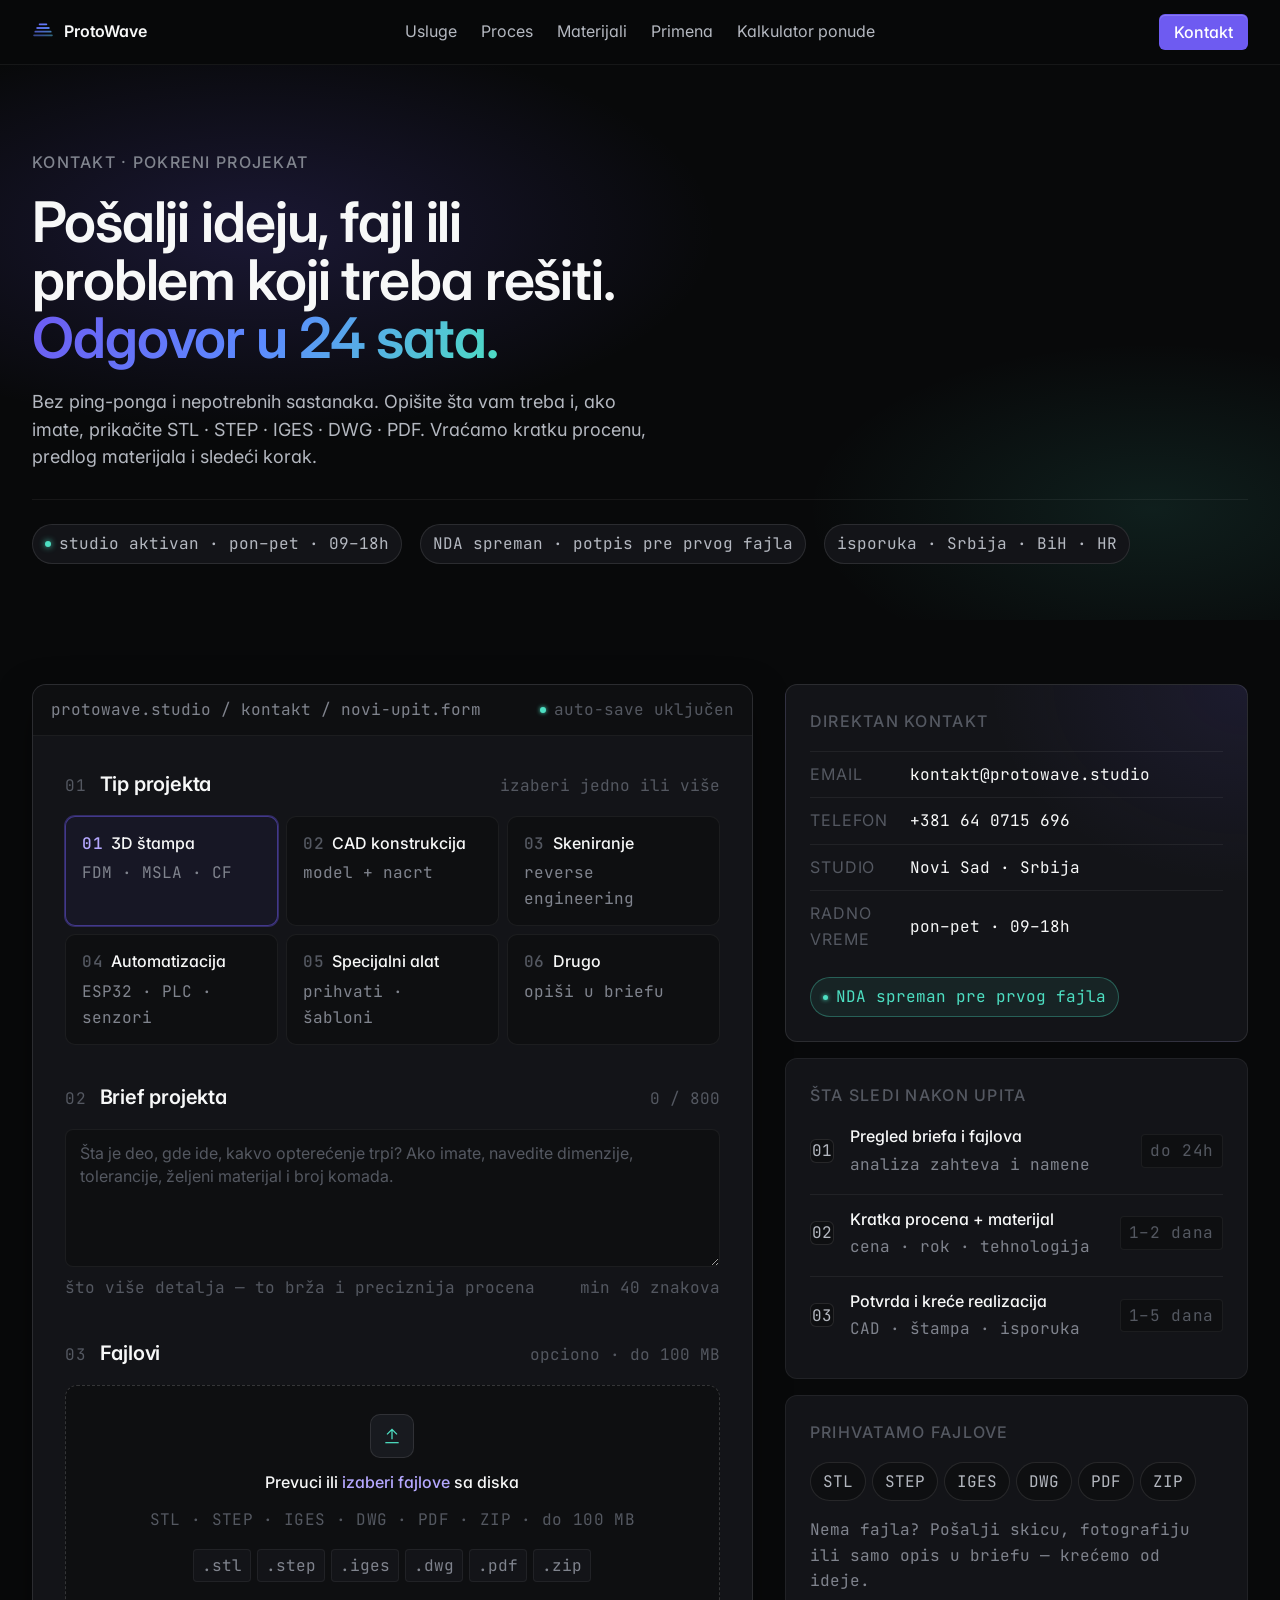
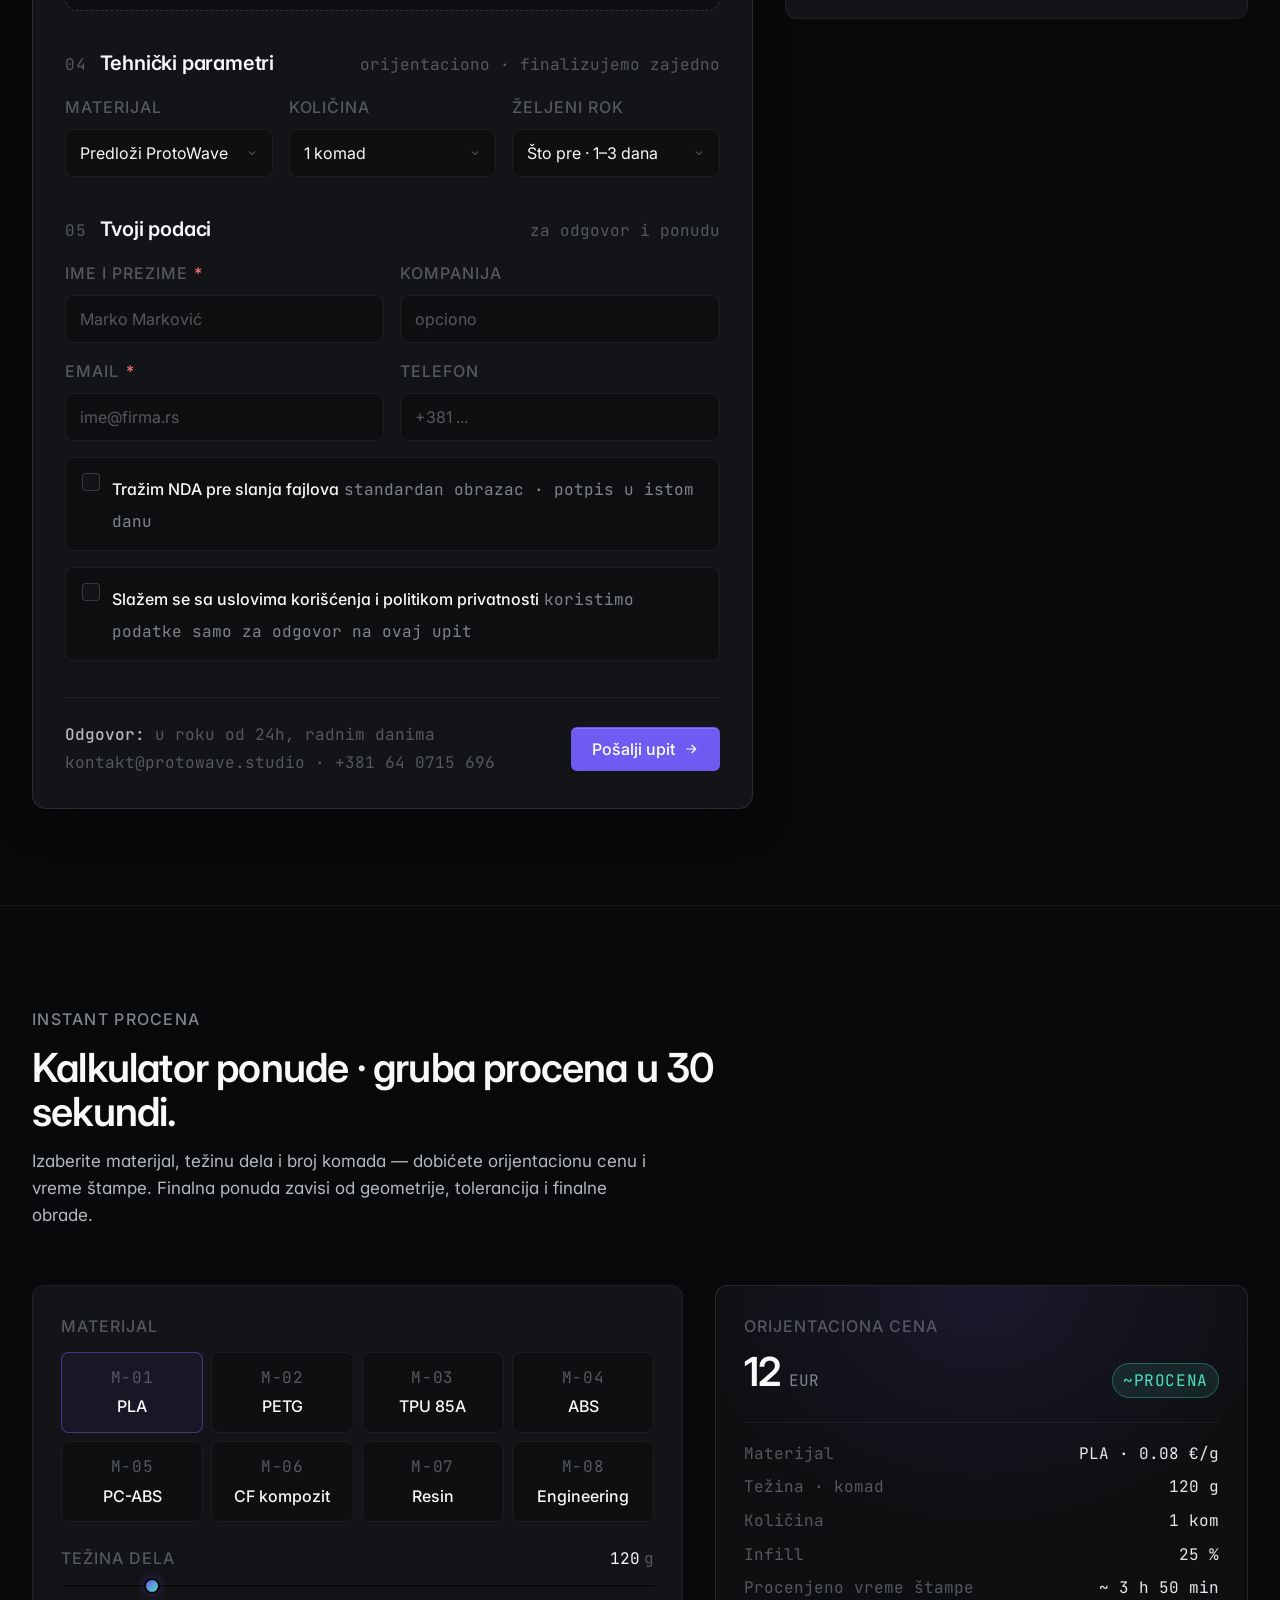
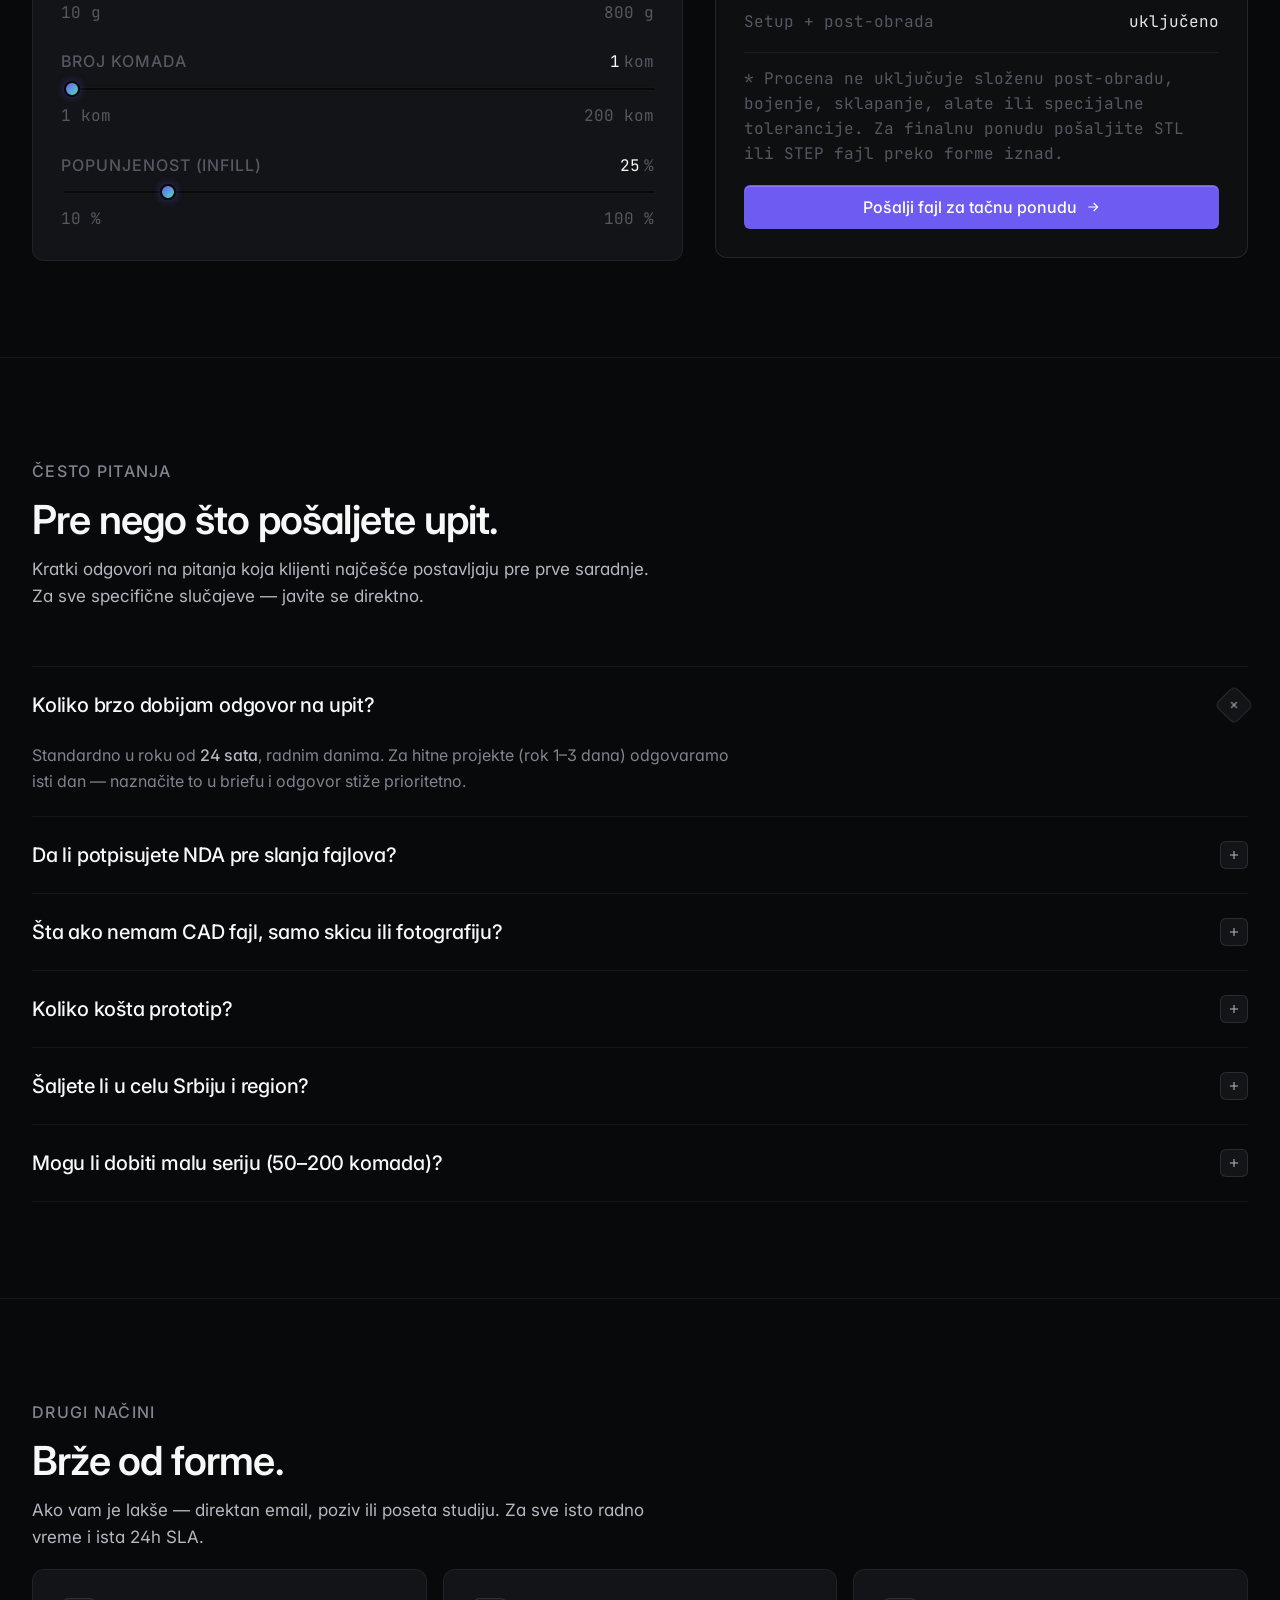
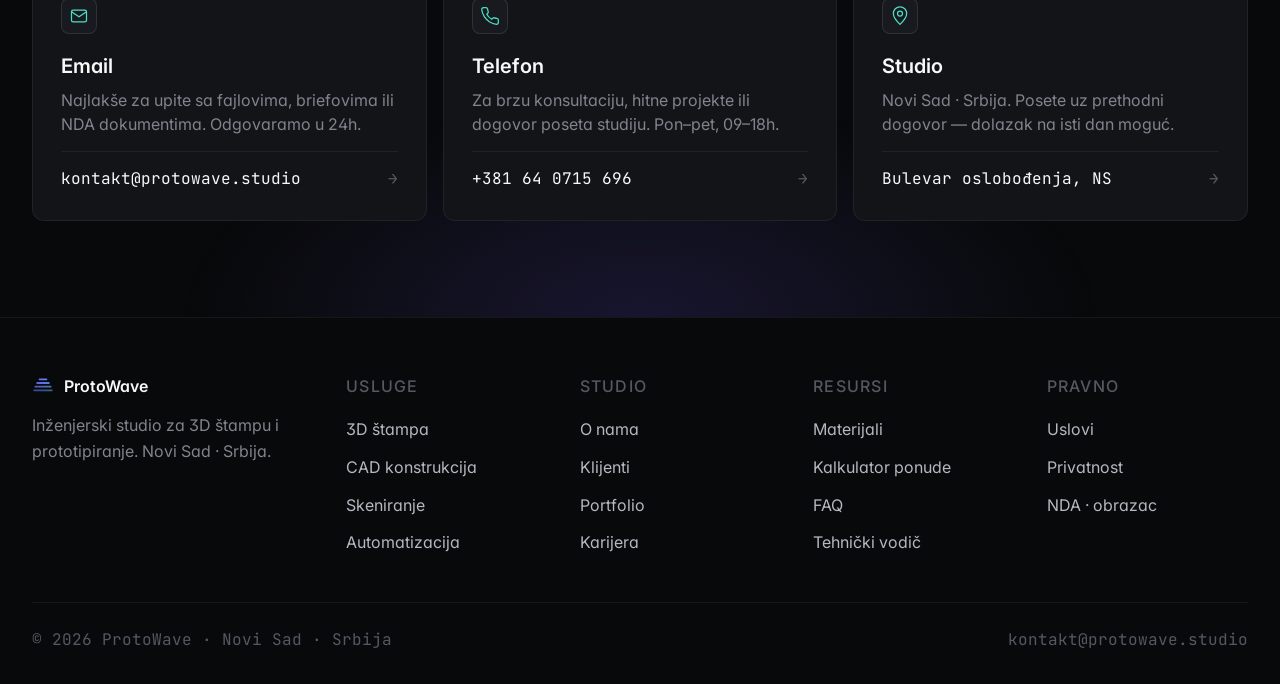
<file: kontakt.html>
<!doctype html>
<html lang="sr">
<head>
  <meta charset="utf-8"/>
  <title>ProtoWave — Kontakt · pokreni projekat</title>
  <meta name="viewport" content="width=device-width, initial-scale=1"/>
  <link rel="icon" href="logo-mark.svg"/>
  <link rel="stylesheet" href="colors_and_type.css"/>
  <link rel="stylesheet" href="base.css"/>
  <style>
    /* ------------------------------------------------------------------ HERO */
    .page-hero { padding: 80px 0 56px; position: relative; overflow: hidden; }
    .page-hero-bg {
      position: absolute; inset: 0; pointer-events: none;
      background:
        radial-gradient(60% 60% at 20% 30%, rgba(110,91,241,0.18), transparent 60%),
        radial-gradient(45% 50% at 90% 80%, rgba(77,223,194,0.10), transparent 60%);
    }
    .page-hero .wrap { position: relative; }
    .page-hero h1 {
      font-size: 56px; font-weight: 600; letter-spacing: -0.02em;
      line-height: 1.04; margin: 16px 0 0; color: var(--pw-fg);
      max-width: 820px; text-wrap: balance;
    }
    .page-hero h1 .grad {
      background: linear-gradient(120deg,#6E5BF1,#5C8BFF,#4DDFC2);
      -webkit-background-clip: text; background-clip: text;
      -webkit-text-fill-color: transparent; color: transparent;
    }
    .page-hero p.lede {
      font-size: 18px; color: var(--pw-fg-2);
      margin: 20px 0 0; max-width: 640px; line-height: 1.55;
    }
    .hero-meta {
      display: flex; align-items: center; gap: 18px; flex-wrap: wrap;
      margin-top: 28px; padding-top: 24px;
      border-top: 1px solid var(--pw-border);
    }
    .hero-meta .pill {
      display: inline-flex; align-items: center; gap: 8px;
      padding: 6px 12px; border-radius: 999px;
      background: var(--pw-surface); border: 1px solid var(--pw-border-2);
      font-size: 16px; color: var(--pw-fg-2);
      font-family: var(--pw-font-mono);
    }
    .hero-meta .pill .d {
      width: 6px; height: 6px; border-radius: 99px;
      background: #4DDFC2; box-shadow: 0 0 6px #4DDFC2;
    }

    /* ------------------------------------------------------------------ MAIN GRID */
    .contact-main { padding: 64px 0 96px; border-bottom: 1px solid var(--pw-border); }
    .contact-grid {
      display: grid; grid-template-columns: 1.4fr 0.9fr;
      gap: 32px; align-items: start;
    }

    /* ============ FORM CARD ============ */
    .form-card {
      background: var(--pw-surface);
      border: 1px solid var(--pw-border-2);
      border-radius: 14px;
      box-shadow: 0 1px 0 rgba(255,255,255,0.04) inset,
                  0 12px 40px -8px rgba(0,0,0,0.5);
      overflow: hidden;
    }
    .form-card-bar {
      display: flex; align-items: center; gap: 10px;
      padding: 12px 18px;
      background: var(--pw-bg-2);
      border-bottom: 1px solid var(--pw-border);
    }
    .form-card-bar .crumb {
      font-size: 16px; font-family: var(--pw-font-mono);
      color: var(--pw-fg-3);
    }
    .form-card-bar .right {
      margin-left: auto;
      font-size: 16px; font-family: var(--pw-font-mono);
      color: var(--pw-fg-4);
      display: inline-flex; align-items: center; gap: 8px;
    }
    .form-card-bar .right .d {
      width: 6px; height: 6px; border-radius: 99px;
      background: #4DDFC2; box-shadow: 0 0 4px #4DDFC2;
    }

    .form-body { padding: 32px; display: flex; flex-direction: column; gap: 36px; }

    .fset { display: flex; flex-direction: column; gap: 16px; }
    .fset-head { display: flex; align-items: baseline; gap: 12px; }
    .fset-num {
      font-family: var(--pw-font-mono); font-size: 16px;
      letter-spacing: 0.08em; color: var(--pw-fg-4);
    }
    .fset-title {
      font-size: 20px; font-weight: 600; color: var(--pw-fg);
      letter-spacing: -0.01em;
    }
    .fset-hint {
      font-size: 16px; color: var(--pw-fg-4);
      font-family: var(--pw-font-mono);
      margin-left: auto;
    }

    /* chip selector (radio cards) */
    .chips {
      display: grid; grid-template-columns: repeat(3, 1fr);
      gap: 8px;
    }
    .chip {
      display: flex; flex-direction: column; gap: 4px;
      padding: 14px 16px;
      background: var(--pw-bg-2);
      border: 1px solid var(--pw-border);
      border-radius: 10px;
      cursor: pointer;
      transition: border-color var(--pw-dur-base) var(--pw-ease),
                  background var(--pw-dur-base) var(--pw-ease);
    }
    .chip:hover { border-color: var(--pw-border-2); background: var(--pw-surface-2); }
    .chip input { position: absolute; opacity: 0; pointer-events: none; }
    .chip .t {
      font-size: 16px; font-weight: 500; color: var(--pw-fg);
      display: flex; align-items: center; gap: 8px;
    }
    .chip .t .num {
      font-family: var(--pw-font-mono); font-size: 16px;
      color: var(--pw-fg-4); letter-spacing: 0.04em;
    }
    .chip .s {
      font-size: 16px; font-family: var(--pw-font-mono);
      color: var(--pw-fg-3);
    }
    .chip:has(input:checked) {
      border-color: rgba(110,91,241,0.5);
      background: rgba(110,91,241,0.06);
      box-shadow: 0 0 0 1px rgba(110,91,241,0.35);
    }
    .chip:has(input:checked) .t { color: var(--pw-fg); }
    .chip:has(input:checked) .t .num { color: #B5A8FF; }

    /* inputs */
    .field { display: flex; flex-direction: column; gap: 8px; }
    .field-row {
      display: grid; grid-template-columns: 1fr 1fr; gap: 16px;
    }
    .field-row-3 {
      display: grid; grid-template-columns: 1fr 1fr 1fr; gap: 16px;
    }
    .label {
      font-size: 16px; letter-spacing: 0.06em; text-transform: uppercase;
      color: var(--pw-fg-4); font-weight: 500;
    }
    .label .req { color: #F87171; margin-left: 2px; }
    .input, .textarea, .select {
      width: 100%;
      padding: 12px 14px;
      background: var(--pw-bg-2);
      border: 1px solid var(--pw-border);
      border-radius: 8px;
      color: var(--pw-fg);
      font-size: 16px; line-height: 1.4;
      transition: border-color var(--pw-dur-base) var(--pw-ease),
                  background var(--pw-dur-base) var(--pw-ease);
      outline: none;
    }
    .input::placeholder, .textarea::placeholder { color: var(--pw-fg-4); }
    .input:hover, .textarea:hover, .select:hover { border-color: var(--pw-border-2); }
    .input:focus, .textarea:focus, .select:focus {
      border-color: rgba(110,91,241,0.5);
      box-shadow: 0 0 0 1px rgba(110,91,241,0.35);
      background: var(--pw-surface);
    }
    .textarea { resize: vertical; min-height: 120px; font-family: inherit; }
    .select {
      appearance: none; -webkit-appearance: none;
      background-image: url("data:image/svg+xml;utf8,<svg xmlns='http://www.w3.org/2000/svg' width='12' height='12' viewBox='0 0 24 24' fill='none' stroke='%2380848e' stroke-width='1.8'><path d='M6 9l6 6 6-6'/></svg>");
      background-repeat: no-repeat;
      background-position: right 14px center;
      padding-right: 36px;
    }
    .field-hint {
      font-size: 16px; font-family: var(--pw-font-mono);
      color: var(--pw-fg-4);
      display: flex; justify-content: space-between;
    }

    /* upload zone */
    .uploader {
      padding: 28px;
      background: var(--pw-bg-2);
      border: 1.5px dashed var(--pw-border-3);
      border-radius: 12px;
      display: flex; flex-direction: column; align-items: center; gap: 12px;
      text-align: center;
      transition: border-color var(--pw-dur-base) var(--pw-ease),
                  background var(--pw-dur-base) var(--pw-ease);
      cursor: pointer;
    }
    .uploader:hover {
      border-color: rgba(110,91,241,0.5);
      background: rgba(110,91,241,0.04);
    }
    .uploader .icon {
      width: 44px; height: 44px; border-radius: 10px;
      background: var(--pw-surface-2); border: 1px solid var(--pw-border-2);
      color: var(--pw-accent);
      display: flex; align-items: center; justify-content: center;
    }
    .uploader .t {
      font-size: 16px; font-weight: 500; color: var(--pw-fg);
    }
    .uploader .t b { color: #B5A8FF; font-weight: 500; }
    .uploader .s {
      font-size: 16px; font-family: var(--pw-font-mono);
      color: var(--pw-fg-4); letter-spacing: 0.02em;
    }
    .uploader .formats {
      display: flex; gap: 6px; flex-wrap: wrap; justify-content: center;
      margin-top: 4px;
    }
    .uploader .formats span {
      padding: 3px 8px; font-size: 16px;
      font-family: var(--pw-font-mono);
      background: var(--pw-surface);
      border: 1px solid var(--pw-border);
      border-radius: 4px;
      color: var(--pw-fg-3);
    }

    /* checkbox row */
    .check-row {
      display: flex; gap: 12px;
      padding: 14px 16px;
      background: var(--pw-bg-2);
      border: 1px solid var(--pw-border);
      border-radius: 8px;
      cursor: pointer;
      transition: border-color var(--pw-dur-base) var(--pw-ease);
    }
    .check-row:hover { border-color: var(--pw-border-2); }
    .check-row input { position: absolute; opacity: 0; pointer-events: none; }
    .check-row .box {
      flex: 0 0 18px; width: 18px; height: 18px;
      border: 1px solid var(--pw-border-3);
      border-radius: 4px;
      background: var(--pw-surface);
      display: flex; align-items: center; justify-content: center;
      margin-top: 1px;
      transition: background var(--pw-dur-base) var(--pw-ease),
                  border-color var(--pw-dur-base) var(--pw-ease);
    }
    .check-row .box svg { width: 12px; height: 12px; color: #fff; opacity: 0; }
    .check-row:has(input:checked) .box {
      background: var(--pw-brand);
      border-color: var(--pw-brand);
    }
    .check-row:has(input:checked) .box svg { opacity: 1; }
    .check-row .body { flex: 1; }
    .check-row .body .t { font-size: 16px; font-weight: 500; color: var(--pw-fg); }
    .check-row .body .s {
      font-size: 16px; color: var(--pw-fg-3); margin-top: 2px;
      font-family: var(--pw-font-mono);
    }

    /* submit row */
    .submit-row {
      display: flex; align-items: center; justify-content: space-between;
      padding-top: 24px; border-top: 1px solid var(--pw-border);
      gap: 16px;
    }
    .submit-row .meta {
      font-size: 16px; font-family: var(--pw-font-mono);
      color: var(--pw-fg-4);
      display: flex; flex-direction: column; gap: 2px;
    }
    .submit-row .meta b { color: var(--pw-fg-2); font-weight: 500; }

    /* ============ SIDEBAR ============ */
    .side { display: flex; flex-direction: column; gap: 16px; position: sticky; top: 88px; }
    .side-card {
      padding: 24px;
      background: var(--pw-surface);
      border: 1px solid var(--pw-border);
      border-radius: 12px;
    }
    .side-card.gradient {
      background:
        radial-gradient(80% 80% at 100% 0%, rgba(110,91,241,0.10), transparent 70%),
        var(--pw-surface);
      border-color: var(--pw-border-2);
    }
    .side-card .head {
      font-size: 16px; letter-spacing: 0.08em; text-transform: uppercase;
      color: var(--pw-fg-4); font-weight: 500; margin-bottom: 16px;
    }
    .side-row {
      display: grid; grid-template-columns: 88px 1fr;
      gap: 12px; padding: 10px 0;
      border-top: 1px solid var(--pw-border);
      align-items: center;
    }
    .side-row:first-of-type { border-top: 0; padding-top: 0; }
    .side-row .k {
      font-size: 16px; color: var(--pw-fg-4);
      letter-spacing: 0.06em; text-transform: uppercase;
    }
    .side-row .v {
      font-size: 16px; color: var(--pw-fg);
      font-family: var(--pw-font-mono);
    }
    .side-row .v a:hover { color: var(--pw-accent); }

    /* step preview */
    .next-list { display: flex; flex-direction: column; gap: 4px; }
    .next-item {
      display: grid; grid-template-columns: 28px 1fr auto;
      gap: 12px; align-items: center;
      padding: 12px 0;
      border-top: 1px solid var(--pw-border);
    }
    .next-item:first-of-type { border-top: 0; padding-top: 0; }
    .next-item .num {
      width: 24px; height: 24px; border-radius: 6px;
      background: var(--pw-bg-2);
      border: 1px solid var(--pw-border-2);
      font-family: var(--pw-font-mono); font-size: 16px;
      color: var(--pw-fg-2);
      display: flex; align-items: center; justify-content: center;
    }
    .next-item .body .t {
      font-size: 16px; font-weight: 500; color: var(--pw-fg);
    }
    .next-item .body .s {
      font-size: 16px; color: var(--pw-fg-3);
      font-family: var(--pw-font-mono); margin-top: 2px;
    }
    .next-item .eta {
      font-size: 16px; font-family: var(--pw-font-mono);
      letter-spacing: 0.04em;
      color: var(--pw-fg-4);
      padding: 3px 8px; border-radius: 4px;
      background: var(--pw-bg-2);
      border: 1px solid var(--pw-border);
    }

    /* nda pill */
    .nda-pill {
      display: inline-flex; align-items: center; gap: 8px;
      padding: 6px 12px; border-radius: 999px;
      background: rgba(77,223,194,0.08);
      border: 1px solid rgba(77,223,194,0.32);
      color: #4DDFC2;
      font-size: 16px; font-family: var(--pw-font-mono);
    }
    .nda-pill .d {
      width: 5px; height: 5px; border-radius: 99px;
      background: #4DDFC2; box-shadow: 0 0 4px #4DDFC2;
    }

    /* ============ QUOTE CALCULATOR SECTION ============ */
    .calc-grid {
      display: grid; grid-template-columns: 1.1fr 0.9fr;
      gap: 32px; margin-top: 56px; align-items: start;
    }
    .calc-controls {
      padding: 28px;
      background: var(--pw-surface);
      border: 1px solid var(--pw-border);
      border-radius: 12px;
      display: flex; flex-direction: column; gap: 24px;
    }
    .calc-summary {
      padding: 28px;
      background: var(--pw-bg-2);
      border: 1px solid var(--pw-border-2);
      border-radius: 12px;
      display: flex; flex-direction: column; gap: 18px;
      position: relative; overflow: hidden;
    }
    .calc-summary::before {
      content: ""; position: absolute; inset: 0;
      background: radial-gradient(80% 60% at 50% 0%, rgba(110,91,241,0.12), transparent 70%);
      pointer-events: none;
    }
    .calc-summary > * { position: relative; }
    .calc-mat-grid {
      display: grid; grid-template-columns: repeat(4, 1fr);
      gap: 8px;
    }
    .calc-mat {
      padding: 12px 10px;
      background: var(--pw-bg-2);
      border: 1px solid var(--pw-border);
      border-radius: 8px;
      cursor: pointer;
      transition: border-color var(--pw-dur-base) var(--pw-ease),
                  background var(--pw-dur-base) var(--pw-ease);
      text-align: center;
    }
    .calc-mat input { position: absolute; opacity: 0; pointer-events: none; }
    .calc-mat .id {
      font-family: var(--pw-font-mono); font-size: 16px;
      color: var(--pw-fg-4); letter-spacing: 0.04em;
    }
    .calc-mat .n {
      font-size: 16px; font-weight: 500; color: var(--pw-fg);
      margin-top: 4px;
    }
    .calc-mat:hover { border-color: var(--pw-border-2); }
    .calc-mat:has(input:checked) {
      border-color: rgba(110,91,241,0.5);
      background: rgba(110,91,241,0.06);
    }

    /* slider */
    .range-row { display: flex; flex-direction: column; gap: 10px; }
    .range-top {
      display: flex; align-items: baseline; justify-content: space-between;
    }
    .range-top .val {
      font-family: var(--pw-font-mono); font-size: 16px; color: var(--pw-fg);
    }
    .range-top .val .u { font-size: 16px; color: var(--pw-fg-4); margin-left: 4px; }
    .range {
      -webkit-appearance: none; appearance: none;
      width: 100%; height: 4px;
      background: var(--pw-bg);
      border: 1px solid var(--pw-border);
      border-radius: 99px; outline: none;
    }
    .range::-webkit-slider-thumb {
      -webkit-appearance: none; appearance: none;
      width: 16px; height: 16px; border-radius: 99px;
      background: linear-gradient(135deg,#6E5BF1,#4DDFC2);
      border: 2px solid var(--pw-bg);
      cursor: pointer;
      box-shadow: 0 0 8px rgba(110,91,241,0.4);
    }
    .range::-moz-range-thumb {
      width: 16px; height: 16px; border-radius: 99px;
      background: linear-gradient(135deg,#6E5BF1,#4DDFC2);
      border: 2px solid var(--pw-bg);
      cursor: pointer;
    }

    /* summary */
    .calc-price {
      display: flex; align-items: baseline; gap: 8px;
      padding-bottom: 18px; border-bottom: 1px solid var(--pw-border);
    }
    .calc-price .v {
      font-size: 40px; font-weight: 600; letter-spacing: -0.02em;
      color: var(--pw-fg);
    }
    .calc-price .u {
      font-family: var(--pw-font-mono); font-size: 16px;
      color: var(--pw-fg-3);
    }
    .calc-price .badge {
      margin-left: auto; padding: 4px 10px;
      background: rgba(77,223,194,0.10);
      border: 1px solid rgba(77,223,194,0.32);
      color: #4DDFC2;
      border-radius: 999px;
      font-size: 16px; font-family: var(--pw-font-mono);
      letter-spacing: 0.04em; text-transform: uppercase;
    }
    .calc-breakdown {
      display: flex; flex-direction: column; gap: 8px;
    }
    .calc-line {
      display: flex; justify-content: space-between;
      font-size: 16px; font-family: var(--pw-font-mono);
    }
    .calc-line .k { color: var(--pw-fg-4); }
    .calc-line .v { color: var(--pw-fg-1); }
    .calc-note {
      font-size: 16px; color: var(--pw-fg-4);
      font-family: var(--pw-font-mono); line-height: 1.55;
      padding-top: 14px; border-top: 1px solid var(--pw-border);
    }

    /* ============ FAQ ============ */
    .faq-list { margin-top: 56px; display: flex; flex-direction: column; gap: 0; }
    .faq-item {
      border-top: 1px solid var(--pw-border);
    }
    .faq-item:last-of-type { border-bottom: 1px solid var(--pw-border); }
    .faq-q {
      display: flex; align-items: center; justify-content: space-between;
      padding: 22px 0; cursor: pointer;
      font-size: 20px; font-weight: 500; color: var(--pw-fg);
      letter-spacing: -0.01em;
      transition: color var(--pw-dur-base) var(--pw-ease);
    }
    .faq-q:hover { color: var(--pw-fg); }
    .faq-q .plus {
      width: 28px; height: 28px; border-radius: 6px;
      background: var(--pw-surface);
      border: 1px solid var(--pw-border-2);
      display: flex; align-items: center; justify-content: center;
      color: var(--pw-fg-2); flex-shrink: 0;
      transition: transform var(--pw-dur-base) var(--pw-ease);
    }
    .faq-item.open .faq-q .plus { transform: rotate(45deg); }
    .faq-a {
      max-height: 0; overflow: hidden;
      transition: max-height var(--pw-dur-slow) var(--pw-ease);
    }
    .faq-item.open .faq-a { max-height: 400px; }
    .faq-a-inner {
      padding: 0 0 22px;
      font-size: 16px; color: var(--pw-fg-3); line-height: 1.6;
      max-width: 720px;
    }
    .faq-a-inner b { color: var(--pw-fg-2); font-weight: 500; }

    /* ============ ALT CONTACT STRIP ============ */
    .alt-contact { padding: 96px 0; position: relative; overflow: hidden; }
    .alt-contact::before {
      content: ""; position: absolute; inset: 0; pointer-events: none;
      background: radial-gradient(60% 60% at 50% 100%, rgba(110,91,241,0.16), transparent 60%);
    }
    .alt-grid {
      display: grid; grid-template-columns: repeat(3, 1fr);
      gap: 16px; position: relative;
    }
    .alt-card {
      padding: 28px;
      background: var(--pw-surface);
      border: 1px solid var(--pw-border);
      border-radius: 12px;
      transition: border-color var(--pw-dur-base) var(--pw-ease),
                  background var(--pw-dur-base) var(--pw-ease);
    }
    .alt-card:hover { border-color: var(--pw-border-2); background: var(--pw-surface-2); }
    .alt-card .icon {
      width: 36px; height: 36px; border-radius: 8px;
      background: var(--pw-surface-2);
      border: 1px solid var(--pw-border-2);
      color: var(--pw-accent);
      display: flex; align-items: center; justify-content: center;
      margin-bottom: 16px;
    }
    .alt-card h3 {
      margin: 0; font-size: 20px; font-weight: 600; color: var(--pw-fg);
    }
    .alt-card p {
      margin: 6px 0 0; font-size: 16px; color: var(--pw-fg-3); line-height: 1.55;
    }
    .alt-card .v {
      margin-top: 14px; padding-top: 14px;
      border-top: 1px solid var(--pw-border);
      font-size: 16px; font-family: var(--pw-font-mono); color: var(--pw-fg);
      display: flex; justify-content: space-between; align-items: center;
    }
    .alt-card .v .arr { color: var(--pw-fg-4); }

    /* =================================================== RESPONSIVE */
    @media (max-width: 800px) {
      .page-hero { padding: 40px 0 28px; }
      .page-hero h1 { font-size: 32px; line-height: 1.1; }
      .page-hero p.lede { font-size: 16px; margin-top: 16px; }
      .hero-meta { gap: 8px; margin-top: 20px; padding-top: 18px; }
      .hero-meta .pill { font-size: 12px; padding: 5px 10px; }

      .contact-main { padding: 40px 0 56px; }
      .contact-grid {
        grid-template-columns: 1fr;
        gap: 20px;
      }
      .side { position: static; top: auto; }

      .form-body { padding: 20px; gap: 28px; }
      .form-card-bar { padding: 10px 14px; flex-wrap: wrap; gap: 6px; }
      .chips { grid-template-columns: 1fr 1fr; }
      .field-row, .field-row-3 { grid-template-columns: 1fr; gap: 12px; }
      .submit-row {
        flex-direction: column; align-items: stretch;
      }
      .submit-row .btn { justify-content: center; }

      .calc-grid {
        grid-template-columns: 1fr;
        gap: 20px; margin-top: 32px;
      }
      .calc-controls, .calc-summary { padding: 20px; }
      .calc-mat-grid { grid-template-columns: repeat(2, 1fr); }
      .calc-price .v { font-size: 32px; }

      .faq-list { margin-top: 32px; }
      .faq-q { font-size: 16px; padding: 18px 0; }

      .alt-contact { padding: 48px 0; }
      .alt-grid { grid-template-columns: 1fr; gap: 12px; }
      .alt-card { padding: 20px; }
    }
  </style>
</head>
<body>

  <!-- ============================================================== NAV -->
  <header class="nav">
    <div class="wrap nav-inner">
      <a class="nav-brand" href="index.html">
        <svg width="22" height="22" viewBox="0 0 36 36" fill="none">
          <defs>
            <linearGradient id="lg-nav" x1="0" y1="0" x2="36" y2="36" gradientUnits="userSpaceOnUse">
              <stop offset="0" stop-color="#6E5BF1"/>
              <stop offset="0.55" stop-color="#5C8BFF"/>
              <stop offset="1" stop-color="#4DDFC2"/>
            </linearGradient>
          </defs>
          <rect x="2"  y="22" width="32" height="3" rx="1.5" fill="url(#lg-nav)" opacity="0.55"/>
          <rect x="4"  y="16" width="28" height="3" rx="1.5" fill="url(#lg-nav)" opacity="0.75"/>
          <rect x="7"  y="10" width="22" height="3" rx="1.5" fill="url(#lg-nav)" opacity="0.9"/>
          <rect x="11" y="4"  width="14" height="3" rx="1.5" fill="url(#lg-nav)"/>
        </svg>
        ProtoWave
      </a>
      <nav class="nav-links">
        <a href="index.html#usluge">Usluge</a>
        <a href="index.html#proces">Proces</a>
        <a href="index.html#materijali">Materijali</a>
        <a href="index.html#primena">Primena</a>
        <a href="#calc">Kalkulator ponude</a>
      </nav>
      <div class="nav-actions">
        <a class="btn btn-ghost" href="#prijava">
</a>
        <a class="btn btn-primary" href="kontakt.html">Kontakt</a>
        <button class="nav-toggle" type="button" aria-label="Otvori meni" aria-expanded="false">
          <svg viewBox="0 0 24 24" width="20" height="20" fill="none" stroke="currentColor" stroke-width="1.8">
            <path d="M3 6h18M3 12h18M3 18h18"/>
          </svg>
        </button>
      </div>
    </div>
  </header>

  <!-- ============================================================== HERO -->
  <section class="page-hero">
    <div class="page-hero-bg"></div>
    <div class="wrap">
      <span class="section-eyebrow">Kontakt · pokreni projekat</span>
      <h1>
        Pošalji ideju, fajl ili problem koji treba rešiti.<br/>
        <span class="grad">Odgovor u 24 sata.</span>
      </h1>
      <p class="lede">
        Bez ping-ponga i nepotrebnih sastanaka. Opišite šta vam treba i, ako imate, prikačite STL · STEP · IGES · DWG · PDF. Vraćamo kratku procenu, predlog materijala i sledeći korak.
      </p>
      <div class="hero-meta">
        <span class="pill"><span class="d"></span>studio aktivan · pon–pet · 09–18h</span>
        <span class="pill">NDA spreman · potpis pre prvog fajla</span>
        <span class="pill">isporuka · Srbija · BiH · HR</span>
      </div>
    </div>
  </section>

  <!-- ============================================================== MAIN: FORM + SIDEBAR -->
  <section class="contact-main" id="form">
    <div class="wrap">
      <div class="contact-grid">

        <!-- ============ FORM ============ -->
        <form class="form-card" onsubmit="event.preventDefault(); alert('Demo forma — povezuje se sa backend-om u produkciji.');">
          <div class="form-card-bar">
            <span class="crumb">protowave.studio / kontakt / novi-upit.form</span>
            <span class="right"><span class="d"></span>auto-save uključen</span>
          </div>

          <div class="form-body">

            <!-- 01 PROJECT TYPE -->
            <div class="fset">
              <div class="fset-head">
                <span class="fset-num">01</span>
                <span class="fset-title">Tip projekta</span>
                <span class="fset-hint">izaberi jedno ili više</span>
              </div>
              <div class="chips">
                <label class="chip">
                  <input type="checkbox" name="type" value="print" checked/>
                  <span class="t"><span class="num">01</span>3D štampa</span>
                  <span class="s">FDM · MSLA · CF</span>
                </label>
                <label class="chip">
                  <input type="checkbox" name="type" value="cad"/>
                  <span class="t"><span class="num">02</span>CAD konstrukcija</span>
                  <span class="s">model + nacrt</span>
                </label>
                <label class="chip">
                  <input type="checkbox" name="type" value="scan"/>
                  <span class="t"><span class="num">03</span>Skeniranje</span>
                  <span class="s">reverse engineering</span>
                </label>
                <label class="chip">
                  <input type="checkbox" name="type" value="auto"/>
                  <span class="t"><span class="num">04</span>Automatizacija</span>
                  <span class="s">ESP32 · PLC · senzori</span>
                </label>
                <label class="chip">
                  <input type="checkbox" name="type" value="tool"/>
                  <span class="t"><span class="num">05</span>Specijalni alat</span>
                  <span class="s">prihvati · šabloni</span>
                </label>
                <label class="chip">
                  <input type="checkbox" name="type" value="other"/>
                  <span class="t"><span class="num">06</span>Drugo</span>
                  <span class="s">opiši u briefu</span>
                </label>
              </div>
            </div>

            <!-- 02 BRIEF -->
            <div class="fset">
              <div class="fset-head">
                <span class="fset-num">02</span>
                <span class="fset-title">Brief projekta</span>
                <span class="fset-hint" id="briefCount">0 / 800</span>
              </div>
              <div class="field">
                <textarea
                  class="textarea"
                  id="brief"
                  name="brief"
                  rows="5"
                  maxlength="800"
                  placeholder="Šta je deo, gde ide, kakvo opterećenje trpi? Ako imate, navedite dimenzije, tolerancije, željeni materijal i broj komada."
                ></textarea>
                <div class="field-hint">
                  <span>što više detalja — to brža i preciznija procena</span>
                  <span>min 40 znakova</span>
                </div>
              </div>
            </div>

            <!-- 03 UPLOAD -->
            <div class="fset">
              <div class="fset-head">
                <span class="fset-num">03</span>
                <span class="fset-title">Fajlovi</span>
                <span class="fset-hint">opciono · do 100 MB</span>
              </div>
              <label class="uploader" for="files">
                <span class="icon">
                  <svg class="ico-lg" viewBox="0 0 24 24" fill="none" stroke="currentColor" stroke-width="1.5">
                    <path d="M12 16V4M6 10l6-6 6 6"/>
                    <path d="M4 20h16"/>
                  </svg>
                </span>
                <span class="t">Prevuci ili <b>izaberi fajlove</b> sa diska</span>
                <span class="s">STL · STEP · IGES · DWG · PDF · ZIP · do 100 MB</span>
                <div class="formats">
                  <span>.stl</span><span>.step</span><span>.iges</span>
                  <span>.dwg</span><span>.pdf</span><span>.zip</span>
                </div>
                <input id="files" type="file" multiple style="display:none"/>
              </label>
            </div>

            <!-- 04 SPECS -->
            <div class="fset">
              <div class="fset-head">
                <span class="fset-num">04</span>
                <span class="fset-title">Tehnički parametri</span>
                <span class="fset-hint">orijentaciono · finalizujemo zajedno</span>
              </div>
              <div class="field-row-3">
                <div class="field">
                  <label class="label">Materijal</label>
                  <select class="select" name="material">
                    <option>Predloži ProtoWave</option>
                    <option>PLA · prototip</option>
                    <option>PETG · default</option>
                    <option>TPU 85A · elastično</option>
                    <option>ABS · temperatura</option>
                    <option>PC-ABS · inženjerski</option>
                    <option>PETG-CF · PA-CF</option>
                    <option>Resin · MSLA</option>
                  </select>
                </div>
                <div class="field">
                  <label class="label">Količina</label>
                  <select class="select" name="quantity">
                    <option>1 komad</option>
                    <option>2–10 komada</option>
                    <option>10–50 komada</option>
                    <option>50–200 komada</option>
                    <option>200+ (mala serija)</option>
                  </select>
                </div>
                <div class="field">
                  <label class="label">Željeni rok</label>
                  <select class="select" name="deadline">
                    <option>Što pre · 1–3 dana</option>
                    <option>Ove nedelje</option>
                    <option>2 nedelje</option>
                    <option>Mesec dana</option>
                    <option>Fleksibilno</option>
                  </select>
                </div>
              </div>
            </div>

            <!-- 05 CONTACT INFO -->
            <div class="fset">
              <div class="fset-head">
                <span class="fset-num">05</span>
                <span class="fset-title">Tvoji podaci</span>
                <span class="fset-hint">za odgovor i ponudu</span>
              </div>
              <div class="field-row">
                <div class="field">
                  <label class="label">Ime i prezime <span class="req">*</span></label>
                  <input class="input" type="text" name="name" placeholder="Marko Marković" required/>
                </div>
                <div class="field">
                  <label class="label">Kompanija</label>
                  <input class="input" type="text" name="company" placeholder="opciono"/>
                </div>
              </div>
              <div class="field-row">
                <div class="field">
                  <label class="label">Email <span class="req">*</span></label>
                  <input class="input" type="email" name="email" placeholder="ime@firma.rs" required/>
                </div>
                <div class="field">
                  <label class="label">Telefon</label>
                  <input class="input" type="tel" name="phone" placeholder="+381 ..."/>
                </div>
              </div>

              <label class="check-row">
                <input type="checkbox" name="nda"/>
                <span class="box">
                  <svg viewBox="0 0 24 24" fill="none" stroke="currentColor" stroke-width="3">
                    <path d="M5 12l5 5L20 7"/>
                  </svg>
                </span>
                <span class="body">
                  <span class="t">Tražim NDA pre slanja fajlova</span>
                  <span class="s">standardan obrazac · potpis u istom danu</span>
                </span>
              </label>

              <label class="check-row">
                <input type="checkbox" name="terms" required/>
                <span class="box">
                  <svg viewBox="0 0 24 24" fill="none" stroke="currentColor" stroke-width="3">
                    <path d="M5 12l5 5L20 7"/>
                  </svg>
                </span>
                <span class="body">
                  <span class="t">Slažem se sa uslovima korišćenja i politikom privatnosti</span>
                  <span class="s">koristimo podatke samo za odgovor na ovaj upit</span>
                </span>
              </label>
            </div>

            <!-- SUBMIT -->
            <div class="submit-row">
              <div class="meta">
                <span><b>Odgovor:</b> u roku od 24h, radnim danima</span>
                <span>kontakt@protowave.studio · +381 64 0715 696</span>
              </div>
              <button type="submit" class="btn btn-primary btn-lg">
                Pošalji upit
                <svg class="ico" viewBox="0 0 24 24" fill="none" stroke="currentColor" stroke-width="1.8">
                  <path d="M5 12h14M13 6l6 6-6 6"/>
                </svg>
              </button>
            </div>
          </div>
        </form>

        <!-- ============ SIDEBAR ============ -->
        <aside class="side">

          <div class="side-card gradient">
            <div class="head">Direktan kontakt</div>
            <div class="side-row">
              <span class="k">Email</span>
              <span class="v"><a href="mailto:kontakt@protowave.studio">kontakt@protowave.studio</a></span>
            </div>
            <div class="side-row">
              <span class="k">Telefon</span>
              <span class="v"><a href="tel:+381640715696">+381 64 0715 696</a></span>
            </div>
            <div class="side-row">
              <span class="k">Studio</span>
              <span class="v">Novi Sad · Srbija</span>
            </div>
            <div class="side-row">
              <span class="k">Radno vreme</span>
              <span class="v">pon–pet · 09–18h</span>
            </div>
            <div style="margin-top:14px">
              <span class="nda-pill"><span class="d"></span>NDA spreman pre prvog fajla</span>
            </div>
          </div>

          <div class="side-card">
            <div class="head">Šta sledi nakon upita</div>
            <div class="next-list">
              <div class="next-item">
                <div class="num">01</div>
                <div class="body">
                  <div class="t">Pregled briefa i fajlova</div>
                  <div class="s">analiza zahteva i namene</div>
                </div>
                <div class="eta">do 24h</div>
              </div>
              <div class="next-item">
                <div class="num">02</div>
                <div class="body">
                  <div class="t">Kratka procena + materijal</div>
                  <div class="s">cena · rok · tehnologija</div>
                </div>
                <div class="eta">1–2 dana</div>
              </div>
              <div class="next-item">
                <div class="num">03</div>
                <div class="body">
                  <div class="t">Potvrda i kreće realizacija</div>
                  <div class="s">CAD · štampa · isporuka</div>
                </div>
                <div class="eta">1–5 dana</div>
              </div>
            </div>
          </div>

          <div class="side-card">
            <div class="head">Prihvatamo fajlove</div>
            <div style="display:flex;flex-wrap:wrap;gap:6px">
              <span class="nda-pill" style="background:var(--pw-bg-2);border-color:var(--pw-border-2);color:var(--pw-fg-2)">STL</span>
              <span class="nda-pill" style="background:var(--pw-bg-2);border-color:var(--pw-border-2);color:var(--pw-fg-2)">STEP</span>
              <span class="nda-pill" style="background:var(--pw-bg-2);border-color:var(--pw-border-2);color:var(--pw-fg-2)">IGES</span>
              <span class="nda-pill" style="background:var(--pw-bg-2);border-color:var(--pw-border-2);color:var(--pw-fg-2)">DWG</span>
              <span class="nda-pill" style="background:var(--pw-bg-2);border-color:var(--pw-border-2);color:var(--pw-fg-2)">PDF</span>
              <span class="nda-pill" style="background:var(--pw-bg-2);border-color:var(--pw-border-2);color:var(--pw-fg-2)">ZIP</span>
            </div>
            <p style="margin:16px 0 0;font-size: 16px;color:var(--pw-fg-3);font-family:var(--pw-font-mono);line-height:1.6">
              Nema fajla? Pošalji skicu, fotografiju ili samo opis u briefu — krećemo od ideje.
            </p>
          </div>

        </aside>
      </div>
    </div>
  </section>

  <!-- ============================================================== QUOTE CALCULATOR -->
  <section class="section" id="calc">
    <div class="wrap">
      <span class="section-eyebrow">Instant procena</span>
      <h2 class="section-title">Kalkulator ponude · gruba procena u 30 sekundi.</h2>
      <p class="section-sub">
        Izaberite materijal, težinu dela i broj komada — dobićete orijentacionu cenu i vreme štampe. Finalna ponuda zavisi od geometrije, tolerancija i finalne obrade.
      </p>

      <div class="calc-grid">
        <div class="calc-controls">
          <div>
            <div class="label" style="margin-bottom:12px">Materijal</div>
            <div class="calc-mat-grid">
              <label class="calc-mat"><input type="radio" name="cmat" value="PLA" data-price="0.08" checked/><div class="id">M-01</div><div class="n">PLA</div></label>
              <label class="calc-mat"><input type="radio" name="cmat" value="PETG" data-price="0.10"/><div class="id">M-02</div><div class="n">PETG</div></label>
              <label class="calc-mat"><input type="radio" name="cmat" value="TPU" data-price="0.14"/><div class="id">M-03</div><div class="n">TPU 85A</div></label>
              <label class="calc-mat"><input type="radio" name="cmat" value="ABS" data-price="0.11"/><div class="id">M-04</div><div class="n">ABS</div></label>
              <label class="calc-mat"><input type="radio" name="cmat" value="PCABS" data-price="0.18"/><div class="id">M-05</div><div class="n">PC-ABS</div></label>
              <label class="calc-mat"><input type="radio" name="cmat" value="CF" data-price="0.28"/><div class="id">M-06</div><div class="n">CF kompozit</div></label>
              <label class="calc-mat"><input type="radio" name="cmat" value="RESIN" data-price="0.22"/><div class="id">M-07</div><div class="n">Resin</div></label>
              <label class="calc-mat"><input type="radio" name="cmat" value="ENG" data-price="0.40"/><div class="id">M-08</div><div class="n">Engineering</div></label>
            </div>
          </div>

          <div class="range-row">
            <div class="range-top">
              <span class="label">Težina dela</span>
              <span class="val"><span id="cMass">120</span><span class="u">g</span></span>
            </div>
            <input class="range" id="rMass" type="range" min="10" max="800" step="5" value="120"/>
            <div class="field-hint">
              <span>10 g</span><span>800 g</span>
            </div>
          </div>

          <div class="range-row">
            <div class="range-top">
              <span class="label">Broj komada</span>
              <span class="val"><span id="cQty">1</span><span class="u">kom</span></span>
            </div>
            <input class="range" id="rQty" type="range" min="1" max="200" step="1" value="1"/>
            <div class="field-hint">
              <span>1 kom</span><span>200 kom</span>
            </div>
          </div>

          <div class="range-row">
            <div class="range-top">
              <span class="label">Popunjenost (infill)</span>
              <span class="val"><span id="cInfill">25</span><span class="u">%</span></span>
            </div>
            <input class="range" id="rInfill" type="range" min="10" max="100" step="5" value="25"/>
            <div class="field-hint">
              <span>10 %</span><span>100 %</span>
            </div>
          </div>
        </div>

        <div class="calc-summary">
          <div>
            <div class="label">Orijentaciona cena</div>
            <div class="calc-price">
              <span class="v" id="cPrice">14</span>
              <span class="u">EUR</span>
              <span class="badge">~procena</span>
            </div>
          </div>

          <div class="calc-breakdown">
            <div class="calc-line"><span class="k">Materijal</span><span class="v" id="cBrMat">PLA · 0.08 €/g</span></div>
            <div class="calc-line"><span class="k">Težina · komad</span><span class="v" id="cBrMass">120 g</span></div>
            <div class="calc-line"><span class="k">Količina</span><span class="v" id="cBrQty">1 kom</span></div>
            <div class="calc-line"><span class="k">Infill</span><span class="v" id="cBrInfill">25 %</span></div>
            <div class="calc-line"><span class="k">Procenjeno vreme štampe</span><span class="v" id="cBrTime">~ 4 h 30 min</span></div>
            <div class="calc-line"><span class="k">Setup + post-obrada</span><span class="v">uključeno</span></div>
          </div>

          <div class="calc-note">
            * Procena ne uključuje složenu post-obradu, bojenje, sklapanje, alate ili specijalne tolerancije. Za finalnu ponudu pošaljite STL ili STEP fajl preko forme iznad.
          </div>

          <a class="btn btn-primary btn-lg btn-block" href="#form">
            Pošalji fajl za tačnu ponudu
            <svg class="ico" viewBox="0 0 24 24" fill="none" stroke="currentColor" stroke-width="1.8">
              <path d="M5 12h14M13 6l6 6-6 6"/>
            </svg>
          </a>
        </div>
      </div>
    </div>
  </section>

  <!-- ============================================================== FAQ -->
  <section class="section" id="faq">
    <div class="wrap">
      <span class="section-eyebrow">Često pitanja</span>
      <h2 class="section-title">Pre nego što pošaljete upit.</h2>
      <p class="section-sub">
        Kratki odgovori na pitanja koja klijenti najčešće postavljaju pre prve saradnje. Za sve specifične slučajeve — javite se direktno.
      </p>

      <div class="faq-list">
        <div class="faq-item open">
          <div class="faq-q">
            Koliko brzo dobijam odgovor na upit?
            <span class="plus">
              <svg viewBox="0 0 24 24" width="14" height="14" fill="none" stroke="currentColor" stroke-width="1.8">
                <path d="M12 5v14M5 12h14"/>
              </svg>
            </span>
          </div>
          <div class="faq-a">
            <div class="faq-a-inner">
              Standardno u roku od <b>24 sata</b>, radnim danima. Za hitne projekte (rok 1–3 dana) odgovaramo isti dan — naznačite to u briefu i odgovor stiže prioritetno.
            </div>
          </div>
        </div>

        <div class="faq-item">
          <div class="faq-q">
            Da li potpisujete NDA pre slanja fajlova?
            <span class="plus">
              <svg viewBox="0 0 24 24" width="14" height="14" fill="none" stroke="currentColor" stroke-width="1.8">
                <path d="M12 5v14M5 12h14"/>
              </svg>
            </span>
          </div>
          <div class="faq-a">
            <div class="faq-a-inner">
              Da. Imamo <b>standardni obrazac</b> koji potpisujemo digitalno u istom danu, pre nego što nam pošaljete bilo kakav fajl. Ako imate sopstveni NDA, takođe ga pregledamo i potpišemo u roku od 48h.
            </div>
          </div>
        </div>

        <div class="faq-item">
          <div class="faq-q">
            Šta ako nemam CAD fajl, samo skicu ili fotografiju?
            <span class="plus">
              <svg viewBox="0 0 24 24" width="14" height="14" fill="none" stroke="currentColor" stroke-width="1.8">
                <path d="M12 5v14M5 12h14"/>
              </svg>
            </span>
          </div>
          <div class="faq-a">
            <div class="faq-a-inner">
              Nema problema — najveći deo projekata kreće od skice, fotografije ili postojećeg dela koji treba digitalizovati. <b>CAD konstrukcija je deo usluge</b>, naplaćuje se odvojeno samo ako je obim modelovanja veći od ~2 sata rada.
            </div>
          </div>
        </div>

        <div class="faq-item">
          <div class="faq-q">
            Koliko košta prototip?
            <span class="plus">
              <svg viewBox="0 0 24 24" width="14" height="14" fill="none" stroke="currentColor" stroke-width="1.8">
                <path d="M12 5v14M5 12h14"/>
              </svg>
            </span>
          </div>
          <div class="faq-a">
            <div class="faq-a-inner">
              Zavisi od materijala, veličine i tolerancija. Tipičan prototip do 250 g u PLA/PETG ide od <b>15–40 EUR</b>. Inženjerski materijali i CF kompoziti su 2–4× skuplji. Iznad — koristi kalkulator za grubu procenu ili pošalji fajl za tačnu ponudu.
            </div>
          </div>
        </div>

        <div class="faq-item">
          <div class="faq-q">
            Šaljete li u celu Srbiju i region?
            <span class="plus">
              <svg viewBox="0 0 24 24" width="14" height="14" fill="none" stroke="currentColor" stroke-width="1.8">
                <path d="M12 5v14M5 12h14"/>
              </svg>
            </span>
          </div>
          <div class="faq-a">
            <div class="faq-a-inner">
              Da. Pokrivamo <b>Srbiju, BiH i Hrvatsku</b> kurirskim službama (BEX, Post Express, DPD). Za hitne pošiljke unutar Novog Sada — isporuka istog dana, lično preuzimanje moguće na adresi studija.
            </div>
          </div>
        </div>

        <div class="faq-item">
          <div class="faq-q">
            Mogu li dobiti malu seriju (50–200 komada)?
            <span class="plus">
              <svg viewBox="0 0 24 24" width="14" height="14" fill="none" stroke="currentColor" stroke-width="1.8">
                <path d="M12 5v14M5 12h14"/>
              </svg>
            </span>
          </div>
          <div class="faq-a">
            <div class="faq-a-inner">
              Da — radimo serije do <b>~200 delova</b> direktno na našim mašinama. Za veće serije pripremamo fajl i ulaz za vakuum-livenje ili CNC, kao zaseban modul. Cena po komadu pada značajno sa količinom.
            </div>
          </div>
        </div>
      </div>
    </div>
  </section>

  <!-- ============================================================== ALT CONTACT -->
  <section class="alt-contact">
    <div class="wrap">
      <span class="section-eyebrow">Drugi načini</span>
      <h2 class="section-title">Brže od forme.</h2>
      <p class="section-sub">
        Ako vam je lakše — direktan email, poziv ili poseta studiju. Za sve isto radno vreme i ista 24h SLA.
      </p>

      <div class="alt-grid">
        <a class="alt-card" href="mailto:kontakt@protowave.studio">
          <div class="icon">
            <svg class="ico-lg" viewBox="0 0 24 24" fill="none" stroke="currentColor" stroke-width="1.5">
              <rect x="3" y="5" width="18" height="14" rx="2"/>
              <path d="M3 7l9 6 9-6"/>
            </svg>
          </div>
          <h3>Email</h3>
          <p>Najlakše za upite sa fajlovima, briefovima ili NDA dokumentima. Odgovaramo u 24h.</p>
          <div class="v">
            <span>kontakt@protowave.studio</span>
            <span class="arr">→</span>
          </div>
        </a>

        <a class="alt-card" href="tel:+381640715696">
          <div class="icon">
            <svg class="ico-lg" viewBox="0 0 24 24" fill="none" stroke="currentColor" stroke-width="1.5">
              <path d="M22 16.92v3a2 2 0 0 1-2.18 2 19.79 19.79 0 0 1-8.63-3.07 19.5 19.5 0 0 1-6-6 19.79 19.79 0 0 1-3.07-8.67A2 2 0 0 1 4.11 2h3a2 2 0 0 1 2 1.72c.13.96.36 1.9.7 2.81a2 2 0 0 1-.45 2.11L8.09 9.91a16 16 0 0 0 6 6l1.27-1.27a2 2 0 0 1 2.11-.45c.91.34 1.85.57 2.81.7A2 2 0 0 1 22 16.92z"/>
            </svg>
          </div>
          <h3>Telefon</h3>
          <p>Za brzu konsultaciju, hitne projekte ili dogovor poseta studiju. Pon–pet, 09–18h.</p>
          <div class="v">
            <span>+381 64 0715 696</span>
            <span class="arr">→</span>
          </div>
        </a>

        <div class="alt-card">
          <div class="icon">
            <svg class="ico-lg" viewBox="0 0 24 24" fill="none" stroke="currentColor" stroke-width="1.5">
              <path d="M12 22s-8-7.5-8-13a8 8 0 0 1 16 0c0 5.5-8 13-8 13z"/>
              <circle cx="12" cy="9" r="3"/>
            </svg>
          </div>
          <h3>Studio</h3>
          <p>Novi Sad · Srbija. Posete uz prethodni dogovor — dolazak na isti dan moguć.</p>
          <div class="v">
            <span>Bulevar oslobođenja, NS</span>
            <span class="arr">→</span>
          </div>
        </div>
      </div>
    </div>
  </section>

  <!-- ============================================================== FOOTER -->
  <footer class="footer">
    <div class="wrap">
      <div class="footer-grid">
        <div>
          <div style="display:flex;align-items:center;gap:10px;margin-bottom:14px">
            <svg width="22" height="22" viewBox="0 0 36 36" fill="none">
              <defs>
                <linearGradient id="lg-ft" x1="0" y1="0" x2="36" y2="36" gradientUnits="userSpaceOnUse">
                  <stop offset="0" stop-color="#6E5BF1"/>
                  <stop offset="0.55" stop-color="#5C8BFF"/>
                  <stop offset="1" stop-color="#4DDFC2"/>
                </linearGradient>
              </defs>
              <rect x="2"  y="22" width="32" height="3" rx="1.5" fill="url(#lg-ft)" opacity="0.55"/>
              <rect x="4"  y="16" width="28" height="3" rx="1.5" fill="url(#lg-ft)" opacity="0.75"/>
              <rect x="7"  y="10" width="22" height="3" rx="1.5" fill="url(#lg-ft)" opacity="0.9"/>
              <rect x="11" y="4"  width="14" height="3" rx="1.5" fill="url(#lg-ft)"/>
            </svg>
            <span style="font-size: 16px;font-weight:600;color:var(--pw-fg)">ProtoWave</span>
          </div>
          <p style="margin:0;color:var(--pw-fg-3);max-width:280px;line-height:1.6;font-size: 16px">
            Inženjerski studio za 3D štampu i prototipiranje. Novi Sad · Srbija.
          </p>
        </div>
        <div class="footer-col">
          <h4>Usluge</h4>
          <a href="index.html#usluge">3D štampa</a>
          <a href="index.html#usluge">CAD konstrukcija</a>
          <a href="index.html#usluge">Skeniranje</a>
          <a href="index.html#usluge">Automatizacija</a>
        </div>
        <div class="footer-col">
          <h4>Studio</h4>
          <a href="#">O nama</a>
          <a href="#">Klijenti</a>
          <a href="#">Portfolio</a>
          <a href="#">Karijera</a>
        </div>
        <div class="footer-col">
          <h4>Resursi</h4>
          <a href="index.html#materijali">Materijali</a>
          <a href="kontakt.html#calc">Kalkulator ponude</a>
          <a href="kontakt.html#faq">FAQ</a>
          <a href="#">Tehnički vodič</a>
        </div>
        <div class="footer-col">
          <h4>Pravno</h4>
          <a href="#">Uslovi</a>
          <a href="#">Privatnost</a>
          <a href="#">NDA · obrazac</a>
        </div>
      </div>
      <div class="footer-bot">
        <span>© 2026 ProtoWave · Novi Sad · Srbija</span>
        <span>kontakt@protowave.studio</span>
      </div>
    </div>
  </footer>

  <script>
    // Mobile nav toggle
    (function () {
      var btn = document.querySelector('.nav-toggle');
      if (!btn) return;
      var nav = btn.closest('.nav');
      btn.addEventListener('click', function () {
        var open = nav.classList.toggle('open');
        btn.setAttribute('aria-expanded', open);
      });
      nav.querySelectorAll('.nav-links a').forEach(function (a) {
        a.addEventListener('click', function () {
          nav.classList.remove('open');
          btn.setAttribute('aria-expanded', 'false');
        });
      });
    })();

    // brief char counter
    (function () {
      var ta = document.getElementById('brief');
      var lbl = document.getElementById('briefCount');
      if (!ta || !lbl) return;
      ta.addEventListener('input', function () {
        lbl.textContent = ta.value.length + ' / 800';
      });
    })();

    // FAQ accordion
    document.querySelectorAll('.faq-item').forEach(function (item) {
      item.querySelector('.faq-q').addEventListener('click', function () {
        item.classList.toggle('open');
      });
    });

    // Quote calculator
    (function () {
      var mass   = document.getElementById('rMass');
      var qty    = document.getElementById('rQty');
      var infill = document.getElementById('rInfill');
      var cMass   = document.getElementById('cMass');
      var cQty    = document.getElementById('cQty');
      var cInfill = document.getElementById('cInfill');
      var cPrice  = document.getElementById('cPrice');
      var cBrMat   = document.getElementById('cBrMat');
      var cBrMass  = document.getElementById('cBrMass');
      var cBrQty   = document.getElementById('cBrQty');
      var cBrInfill = document.getElementById('cBrInfill');
      var cBrTime  = document.getElementById('cBrTime');

      function getMat() {
        var el = document.querySelector('input[name="cmat"]:checked');
        return {
          name: el.value,
          price: parseFloat(el.dataset.price)
        };
      }

      function recalc() {
        var m = getMat();
        var massV = parseInt(mass.value, 10);
        var qtyV  = parseInt(qty.value, 10);
        var infV  = parseInt(infill.value, 10);
        var infMult = 0.6 + (infV / 100) * 0.8;       // infill 10% → 0.68, 100% → 1.4
        var setup = 4;                                 // EUR per job
        var qtyDiscount = qtyV >= 50 ? 0.75 : qtyV >= 10 ? 0.88 : qtyV >= 2 ? 0.95 : 1;
        var perPart = massV * m.price * infMult;
        var total = (perPart * qtyV * qtyDiscount) + setup;
        var minutesPerGram = 2.4 * infMult;
        var totalMin = Math.round(massV * qtyV * minutesPerGram);
        var hrs = Math.floor(totalMin / 60);
        var mins = totalMin % 60;

        cMass.textContent   = massV;
        cQty.textContent    = qtyV;
        cInfill.textContent = infV;
        cPrice.textContent  = Math.max(8, Math.round(total));
        cBrMat.textContent    = m.name + ' · ' + m.price.toFixed(2) + ' €/g';
        cBrMass.textContent   = massV + ' g';
        cBrQty.textContent    = qtyV + ' kom' + (qtyV >= 10 ? ' · popust' : '');
        cBrInfill.textContent = infV + ' %';
        cBrTime.textContent   = '~ ' + (hrs ? hrs + ' h ' : '') + mins + ' min';
      }

      [mass, qty, infill].forEach(function (el) { el.addEventListener('input', recalc); });
      document.querySelectorAll('input[name="cmat"]').forEach(function (el) {
        el.addEventListener('change', recalc);
      });
      recalc();
    })();
  </script>
</body>
</html>
</file>
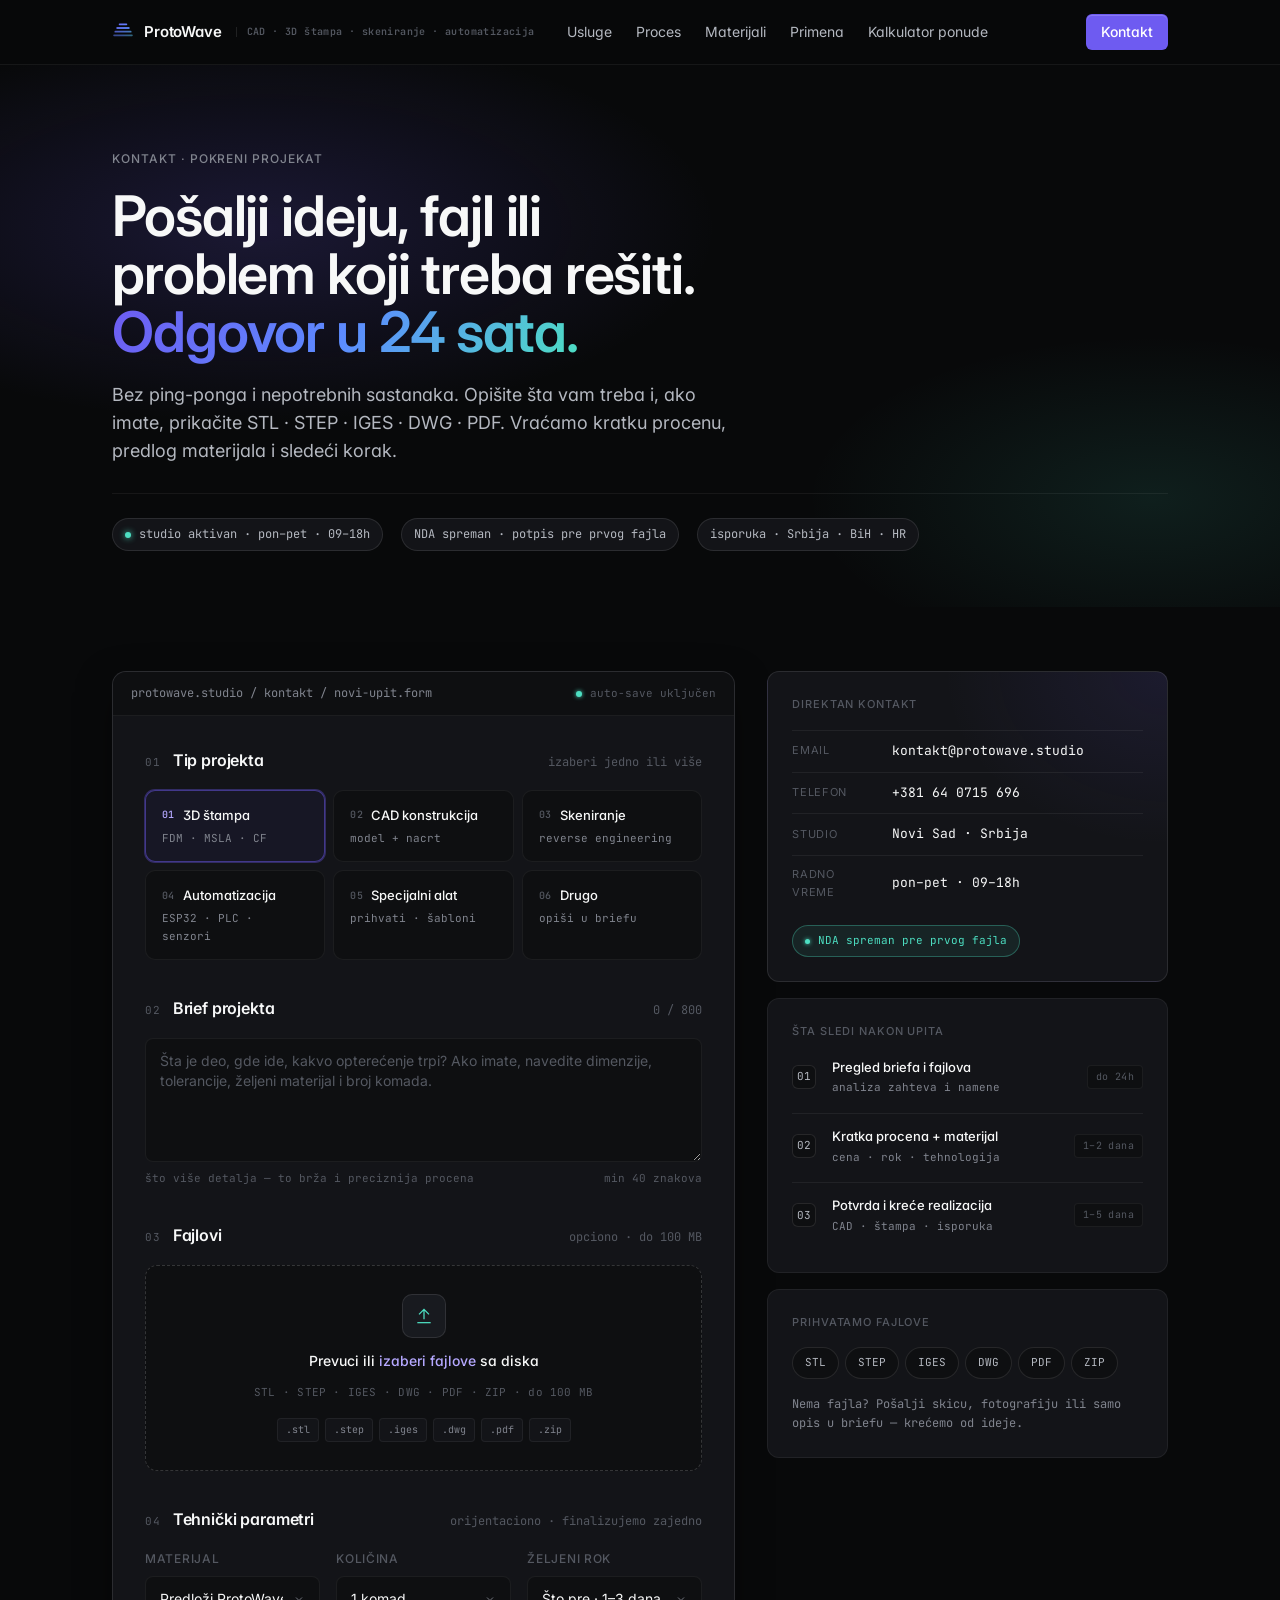
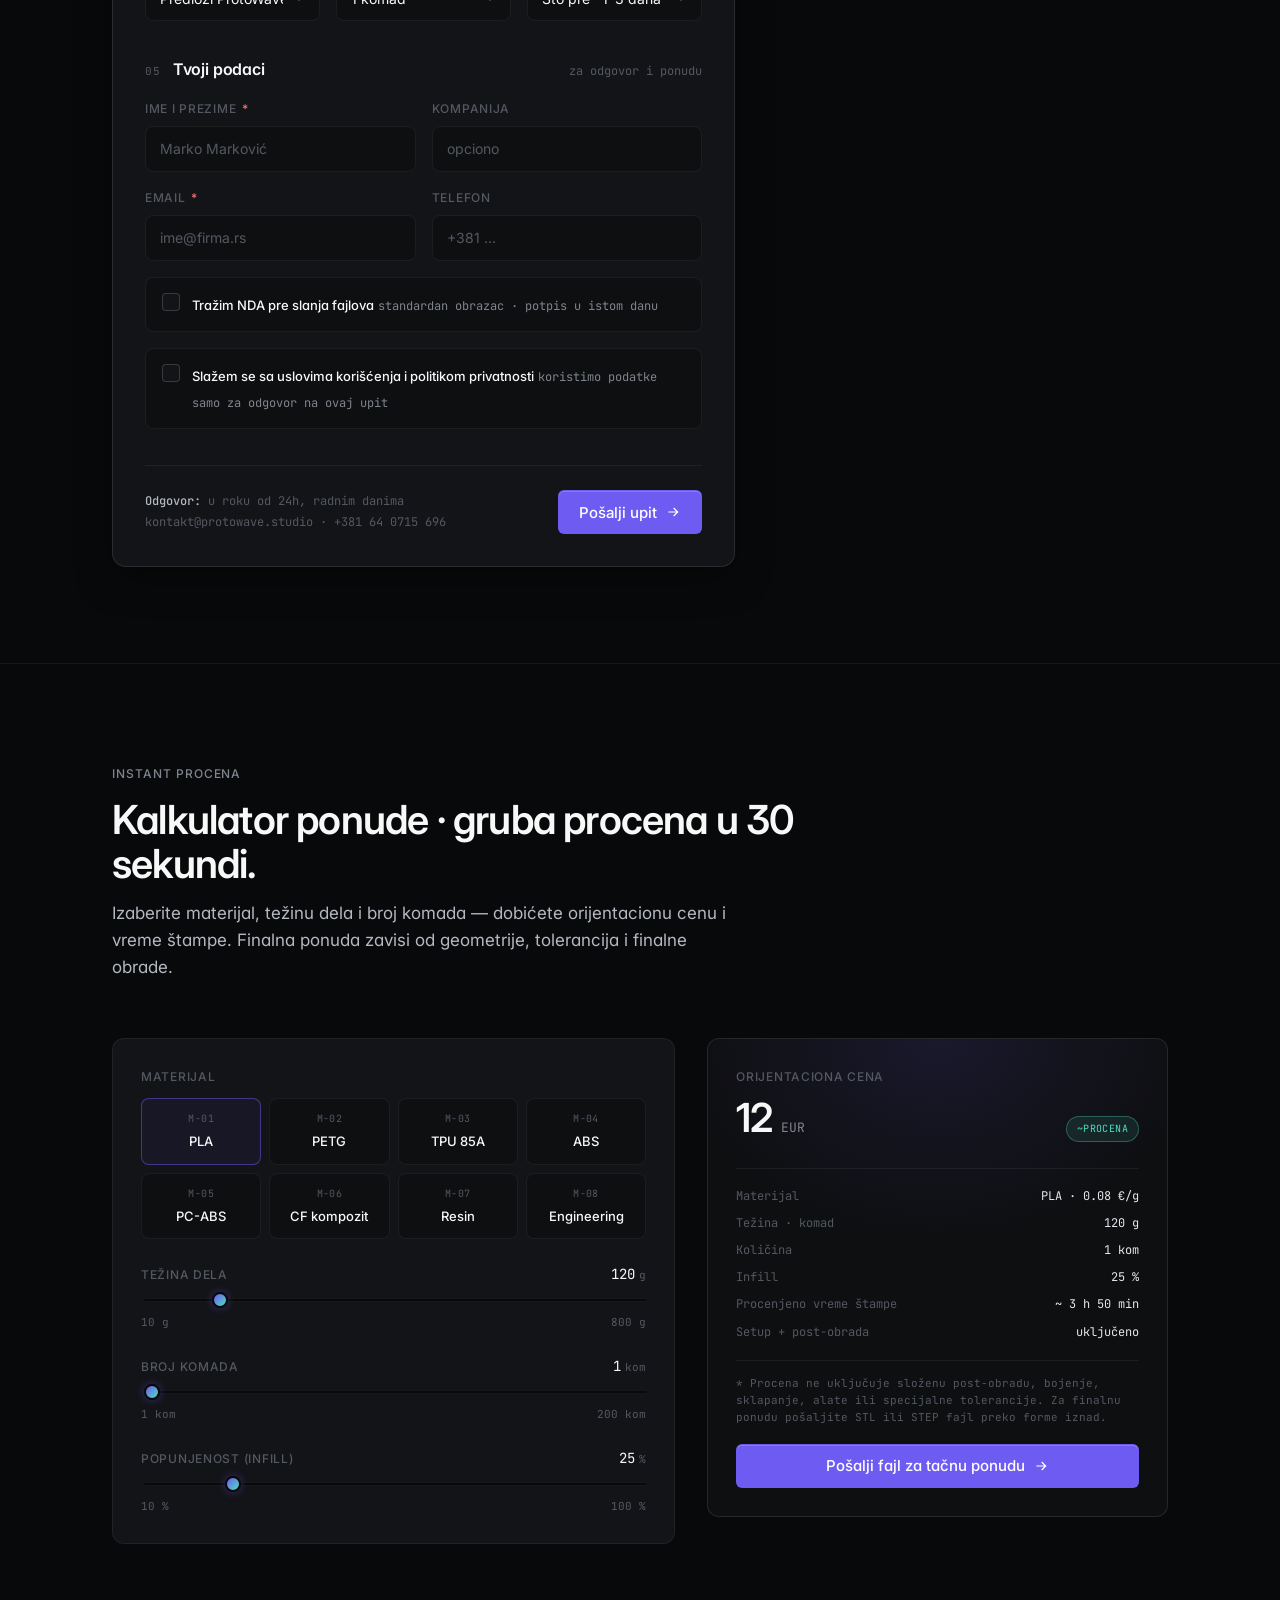
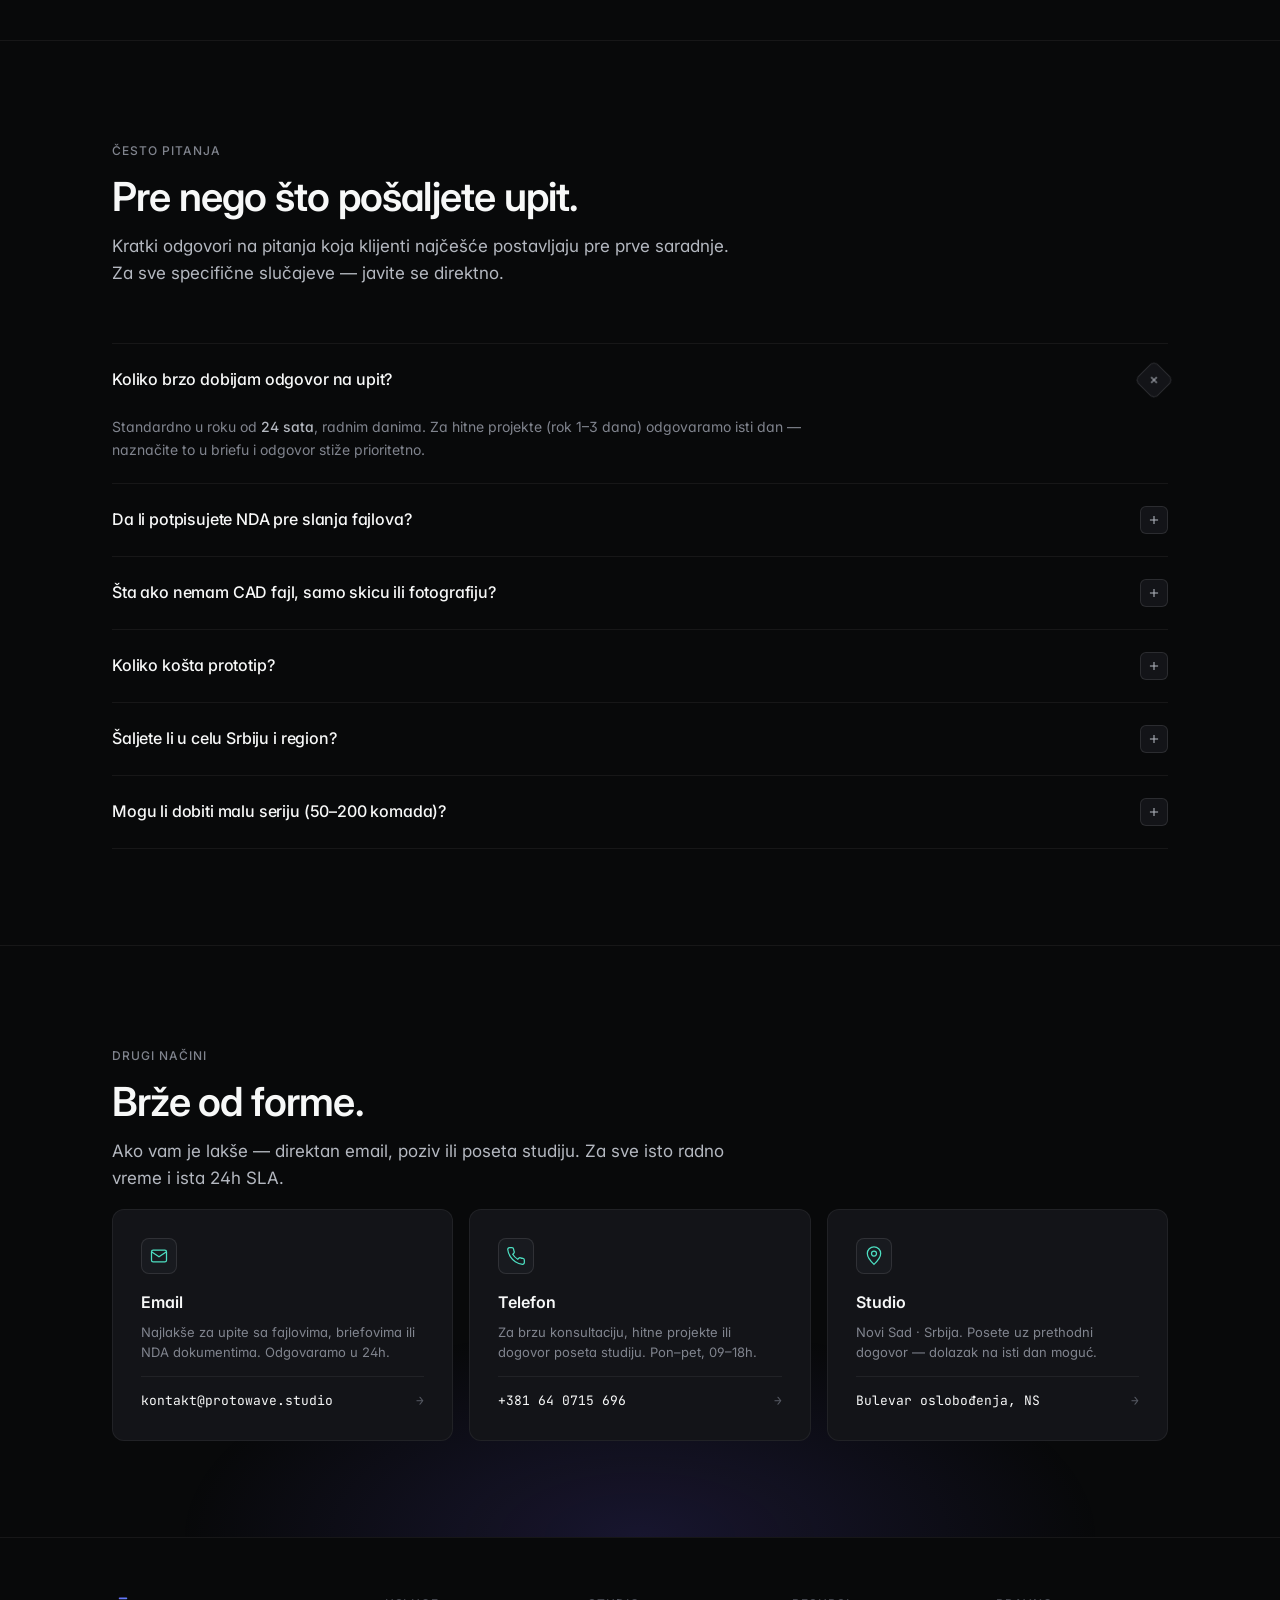
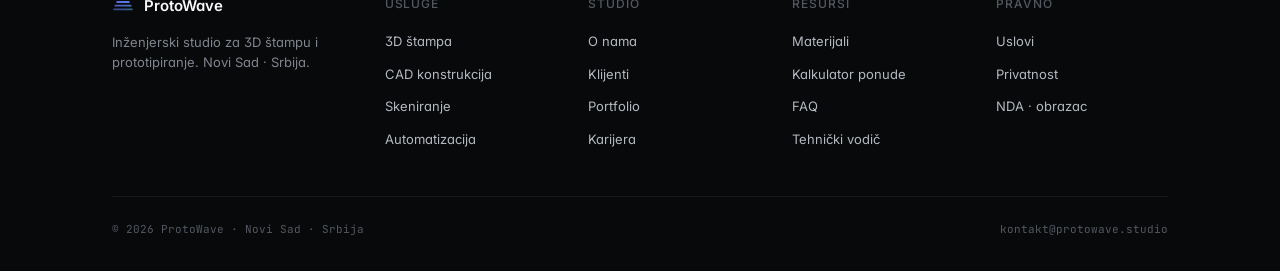
<file: project/Kontakt.html>
<!doctype html>
<html lang="sr">
<head>
  <meta charset="utf-8"/>
  <title>ProtoWave — Kontakt · pokreni projekat</title>
  <meta name="viewport" content="width=1280"/>
  <link rel="icon" href="logo-mark.svg"/>
  <link rel="stylesheet" href="colors_and_type.css"/>
  <style>
    * { box-sizing: border-box; }
    html, body { margin: 0; }
    body {
      background: var(--pw-bg);
      color: var(--pw-fg);
      font-family: var(--pw-font-sans);
      font-size: 16px;
      line-height: 1.6;
      -webkit-font-smoothing: antialiased;
    }
    a { color: inherit; text-decoration: none; }
    button { font-family: inherit; cursor: pointer; }
    input, textarea, select { font-family: inherit; color: inherit; }

    .wrap { max-width: 1120px; margin: 0 auto; padding: 0 32px; }

    /* ------------------------------------------------------------------ NAV */
    .nav {
      position: sticky; top: 0; z-index: 30;
      background: rgba(8,9,10,0.85);
      backdrop-filter: blur(12px);
      border-bottom: 1px solid var(--pw-border);
    }
    .nav-inner { display: flex; align-items: center; height: 64px; gap: 32px; }
    .nav-brand {
      display: flex; align-items: center; gap: 10px;
      font-size: 15px; font-weight: 600; letter-spacing: -0.01em;
    }
    .nav-brand .sub {
      font-family: var(--pw-font-mono); font-size: 10px;
      color: var(--pw-fg-4); margin-left: 4px;
      padding-left: 10px; border-left: 1px solid var(--pw-border-2);
      line-height: 1; letter-spacing: 0.04em;
    }
    .nav-links { display: flex; gap: 24px; }
    .nav-links a { font-size: 14px; color: var(--pw-fg-2);
                   transition: color var(--pw-dur-base) var(--pw-ease); }
    .nav-links a:hover { color: var(--pw-fg); }
    .nav-links a.active { color: var(--pw-fg); }
    .nav-actions { margin-left: auto; display: flex; align-items: center; gap: 10px; }

    /* ------------------------------------------------------------------ BTN */
    .btn {
      display: inline-flex; align-items: center; gap: 8px;
      height: 36px; padding: 0 14px;
      border-radius: var(--pw-r-2);
      font-size: 14px; font-weight: 500; line-height: 1;
      border: 1px solid transparent;
      transition: background var(--pw-dur-base) var(--pw-ease),
                  border-color var(--pw-dur-base) var(--pw-ease);
    }
    .btn-primary {
      background: var(--pw-brand); color: #fff;
      box-shadow: 0 1px 0 rgba(255,255,255,0.18) inset;
    }
    .btn-primary:hover { background: var(--pw-brand-2); }
    .btn-secondary {
      background: var(--pw-surface-2);
      border-color: var(--pw-border-2);
      color: var(--pw-fg);
    }
    .btn-secondary:hover { background: var(--pw-surface-3); border-color: var(--pw-border-3); }
    .btn-ghost { color: var(--pw-fg-2); }
    .btn-ghost:hover { color: var(--pw-fg); }
    .btn-lg { height: 44px; padding: 0 20px; font-size: 15px; }
    .btn-block { width: 100%; justify-content: center; }

    /* ------------------------------------------------------------------ SECTION */
    .section { padding: 96px 0; border-bottom: 1px solid var(--pw-border); }
    .section-eyebrow {
      font-size: 12px; letter-spacing: 0.08em; text-transform: uppercase;
      color: var(--pw-fg-3); font-weight: 500;
    }
    .section-title {
      font-size: 40px; font-weight: 600; letter-spacing: -0.02em;
      line-height: 1.1; color: var(--pw-fg); margin: 12px 0 0; max-width: 720px;
    }
    .section-sub {
      font-size: 17px; color: var(--pw-fg-2); margin-top: 14px; max-width: 640px;
    }

    .ico { width: 16px; height: 16px; }
    .ico-lg { width: 20px; height: 20px; }

    /* ------------------------------------------------------------------ HERO */
    .page-hero { padding: 80px 0 56px; position: relative; overflow: hidden; }
    .page-hero-bg {
      position: absolute; inset: 0; pointer-events: none;
      background:
        radial-gradient(60% 60% at 20% 30%, rgba(110,91,241,0.18), transparent 60%),
        radial-gradient(45% 50% at 90% 80%, rgba(77,223,194,0.10), transparent 60%);
    }
    .page-hero .wrap { position: relative; }
    .page-hero h1 {
      font-size: 56px; font-weight: 600; letter-spacing: -0.02em;
      line-height: 1.04; margin: 16px 0 0; color: var(--pw-fg);
      max-width: 820px; text-wrap: balance;
    }
    .page-hero h1 .grad {
      background: linear-gradient(120deg,#6E5BF1,#5C8BFF,#4DDFC2);
      -webkit-background-clip: text; background-clip: text;
      -webkit-text-fill-color: transparent; color: transparent;
    }
    .page-hero p.lede {
      font-size: 18px; color: var(--pw-fg-2);
      margin: 20px 0 0; max-width: 640px; line-height: 1.55;
    }
    .hero-meta {
      display: flex; align-items: center; gap: 18px; flex-wrap: wrap;
      margin-top: 28px; padding-top: 24px;
      border-top: 1px solid var(--pw-border);
    }
    .hero-meta .pill {
      display: inline-flex; align-items: center; gap: 8px;
      padding: 6px 12px; border-radius: 999px;
      background: var(--pw-surface); border: 1px solid var(--pw-border-2);
      font-size: 12px; color: var(--pw-fg-2);
      font-family: var(--pw-font-mono);
    }
    .hero-meta .pill .d {
      width: 6px; height: 6px; border-radius: 99px;
      background: #4DDFC2; box-shadow: 0 0 6px #4DDFC2;
    }

    /* ------------------------------------------------------------------ MAIN GRID */
    .contact-main { padding: 64px 0 96px; border-bottom: 1px solid var(--pw-border); }
    .contact-grid {
      display: grid; grid-template-columns: 1.4fr 0.9fr;
      gap: 32px; align-items: start;
    }

    /* ============ FORM CARD ============ */
    .form-card {
      background: var(--pw-surface);
      border: 1px solid var(--pw-border-2);
      border-radius: 14px;
      box-shadow: 0 1px 0 rgba(255,255,255,0.04) inset,
                  0 12px 40px -8px rgba(0,0,0,0.5);
      overflow: hidden;
    }
    .form-card-bar {
      display: flex; align-items: center; gap: 10px;
      padding: 12px 18px;
      background: var(--pw-bg-2);
      border-bottom: 1px solid var(--pw-border);
    }
    .form-card-bar .crumb {
      font-size: 12px; font-family: var(--pw-font-mono);
      color: var(--pw-fg-3);
    }
    .form-card-bar .right {
      margin-left: auto;
      font-size: 11px; font-family: var(--pw-font-mono);
      color: var(--pw-fg-4);
      display: inline-flex; align-items: center; gap: 8px;
    }
    .form-card-bar .right .d {
      width: 6px; height: 6px; border-radius: 99px;
      background: #4DDFC2; box-shadow: 0 0 4px #4DDFC2;
    }

    .form-body { padding: 32px; display: flex; flex-direction: column; gap: 36px; }

    .fset { display: flex; flex-direction: column; gap: 16px; }
    .fset-head { display: flex; align-items: baseline; gap: 12px; }
    .fset-num {
      font-family: var(--pw-font-mono); font-size: 11px;
      letter-spacing: 0.08em; color: var(--pw-fg-4);
    }
    .fset-title {
      font-size: 16px; font-weight: 600; color: var(--pw-fg);
      letter-spacing: -0.01em;
    }
    .fset-hint {
      font-size: 12px; color: var(--pw-fg-4);
      font-family: var(--pw-font-mono);
      margin-left: auto;
    }

    /* chip selector (radio cards) */
    .chips {
      display: grid; grid-template-columns: repeat(3, 1fr);
      gap: 8px;
    }
    .chip {
      display: flex; flex-direction: column; gap: 4px;
      padding: 14px 16px;
      background: var(--pw-bg-2);
      border: 1px solid var(--pw-border);
      border-radius: 10px;
      cursor: pointer;
      transition: border-color var(--pw-dur-base) var(--pw-ease),
                  background var(--pw-dur-base) var(--pw-ease);
    }
    .chip:hover { border-color: var(--pw-border-2); background: var(--pw-surface-2); }
    .chip input { position: absolute; opacity: 0; pointer-events: none; }
    .chip .t {
      font-size: 13px; font-weight: 500; color: var(--pw-fg);
      display: flex; align-items: center; gap: 8px;
    }
    .chip .t .num {
      font-family: var(--pw-font-mono); font-size: 10px;
      color: var(--pw-fg-4); letter-spacing: 0.04em;
    }
    .chip .s {
      font-size: 11px; font-family: var(--pw-font-mono);
      color: var(--pw-fg-3);
    }
    .chip:has(input:checked) {
      border-color: rgba(110,91,241,0.5);
      background: rgba(110,91,241,0.06);
      box-shadow: 0 0 0 1px rgba(110,91,241,0.35);
    }
    .chip:has(input:checked) .t { color: var(--pw-fg); }
    .chip:has(input:checked) .t .num { color: #B5A8FF; }

    /* inputs */
    .field { display: flex; flex-direction: column; gap: 8px; }
    .field-row {
      display: grid; grid-template-columns: 1fr 1fr; gap: 16px;
    }
    .field-row-3 {
      display: grid; grid-template-columns: 1fr 1fr 1fr; gap: 16px;
    }
    .label {
      font-size: 12px; letter-spacing: 0.06em; text-transform: uppercase;
      color: var(--pw-fg-4); font-weight: 500;
    }
    .label .req { color: #F87171; margin-left: 2px; }
    .input, .textarea, .select {
      width: 100%;
      padding: 12px 14px;
      background: var(--pw-bg-2);
      border: 1px solid var(--pw-border);
      border-radius: 8px;
      color: var(--pw-fg);
      font-size: 14px; line-height: 1.4;
      transition: border-color var(--pw-dur-base) var(--pw-ease),
                  background var(--pw-dur-base) var(--pw-ease);
      outline: none;
    }
    .input::placeholder, .textarea::placeholder { color: var(--pw-fg-4); }
    .input:hover, .textarea:hover, .select:hover { border-color: var(--pw-border-2); }
    .input:focus, .textarea:focus, .select:focus {
      border-color: rgba(110,91,241,0.5);
      box-shadow: 0 0 0 1px rgba(110,91,241,0.35);
      background: var(--pw-surface);
    }
    .textarea { resize: vertical; min-height: 120px; font-family: inherit; }
    .select {
      appearance: none; -webkit-appearance: none;
      background-image: url("data:image/svg+xml;utf8,<svg xmlns='http://www.w3.org/2000/svg' width='12' height='12' viewBox='0 0 24 24' fill='none' stroke='%2380848e' stroke-width='1.8'><path d='M6 9l6 6 6-6'/></svg>");
      background-repeat: no-repeat;
      background-position: right 14px center;
      padding-right: 36px;
    }
    .field-hint {
      font-size: 11px; font-family: var(--pw-font-mono);
      color: var(--pw-fg-4);
      display: flex; justify-content: space-between;
    }

    /* upload zone */
    .uploader {
      padding: 28px;
      background: var(--pw-bg-2);
      border: 1.5px dashed var(--pw-border-3);
      border-radius: 12px;
      display: flex; flex-direction: column; align-items: center; gap: 12px;
      text-align: center;
      transition: border-color var(--pw-dur-base) var(--pw-ease),
                  background var(--pw-dur-base) var(--pw-ease);
      cursor: pointer;
    }
    .uploader:hover {
      border-color: rgba(110,91,241,0.5);
      background: rgba(110,91,241,0.04);
    }
    .uploader .icon {
      width: 44px; height: 44px; border-radius: 10px;
      background: var(--pw-surface-2); border: 1px solid var(--pw-border-2);
      color: var(--pw-accent);
      display: flex; align-items: center; justify-content: center;
    }
    .uploader .t {
      font-size: 14px; font-weight: 500; color: var(--pw-fg);
    }
    .uploader .t b { color: #B5A8FF; font-weight: 500; }
    .uploader .s {
      font-size: 11px; font-family: var(--pw-font-mono);
      color: var(--pw-fg-4); letter-spacing: 0.02em;
    }
    .uploader .formats {
      display: flex; gap: 6px; flex-wrap: wrap; justify-content: center;
      margin-top: 4px;
    }
    .uploader .formats span {
      padding: 3px 8px; font-size: 10px;
      font-family: var(--pw-font-mono);
      background: var(--pw-surface);
      border: 1px solid var(--pw-border);
      border-radius: 4px;
      color: var(--pw-fg-3);
    }

    /* checkbox row */
    .check-row {
      display: flex; gap: 12px;
      padding: 14px 16px;
      background: var(--pw-bg-2);
      border: 1px solid var(--pw-border);
      border-radius: 8px;
      cursor: pointer;
      transition: border-color var(--pw-dur-base) var(--pw-ease);
    }
    .check-row:hover { border-color: var(--pw-border-2); }
    .check-row input { position: absolute; opacity: 0; pointer-events: none; }
    .check-row .box {
      flex: 0 0 18px; width: 18px; height: 18px;
      border: 1px solid var(--pw-border-3);
      border-radius: 4px;
      background: var(--pw-surface);
      display: flex; align-items: center; justify-content: center;
      margin-top: 1px;
      transition: background var(--pw-dur-base) var(--pw-ease),
                  border-color var(--pw-dur-base) var(--pw-ease);
    }
    .check-row .box svg { width: 12px; height: 12px; color: #fff; opacity: 0; }
    .check-row:has(input:checked) .box {
      background: var(--pw-brand);
      border-color: var(--pw-brand);
    }
    .check-row:has(input:checked) .box svg { opacity: 1; }
    .check-row .body { flex: 1; }
    .check-row .body .t { font-size: 13px; font-weight: 500; color: var(--pw-fg); }
    .check-row .body .s {
      font-size: 12px; color: var(--pw-fg-3); margin-top: 2px;
      font-family: var(--pw-font-mono);
    }

    /* submit row */
    .submit-row {
      display: flex; align-items: center; justify-content: space-between;
      padding-top: 24px; border-top: 1px solid var(--pw-border);
      gap: 16px;
    }
    .submit-row .meta {
      font-size: 12px; font-family: var(--pw-font-mono);
      color: var(--pw-fg-4);
      display: flex; flex-direction: column; gap: 2px;
    }
    .submit-row .meta b { color: var(--pw-fg-2); font-weight: 500; }

    /* ============ SIDEBAR ============ */
    .side { display: flex; flex-direction: column; gap: 16px; position: sticky; top: 88px; }
    .side-card {
      padding: 24px;
      background: var(--pw-surface);
      border: 1px solid var(--pw-border);
      border-radius: 12px;
    }
    .side-card.gradient {
      background:
        radial-gradient(80% 80% at 100% 0%, rgba(110,91,241,0.10), transparent 70%),
        var(--pw-surface);
      border-color: var(--pw-border-2);
    }
    .side-card .head {
      font-size: 11px; letter-spacing: 0.08em; text-transform: uppercase;
      color: var(--pw-fg-4); font-weight: 500; margin-bottom: 16px;
    }
    .side-row {
      display: grid; grid-template-columns: 88px 1fr;
      gap: 12px; padding: 10px 0;
      border-top: 1px solid var(--pw-border);
      align-items: center;
    }
    .side-row:first-of-type { border-top: 0; padding-top: 0; }
    .side-row .k {
      font-size: 11px; color: var(--pw-fg-4);
      letter-spacing: 0.06em; text-transform: uppercase;
    }
    .side-row .v {
      font-size: 13px; color: var(--pw-fg);
      font-family: var(--pw-font-mono);
    }
    .side-row .v a:hover { color: var(--pw-accent); }

    /* step preview */
    .next-list { display: flex; flex-direction: column; gap: 4px; }
    .next-item {
      display: grid; grid-template-columns: 28px 1fr auto;
      gap: 12px; align-items: center;
      padding: 12px 0;
      border-top: 1px solid var(--pw-border);
    }
    .next-item:first-of-type { border-top: 0; padding-top: 0; }
    .next-item .num {
      width: 24px; height: 24px; border-radius: 6px;
      background: var(--pw-bg-2);
      border: 1px solid var(--pw-border-2);
      font-family: var(--pw-font-mono); font-size: 11px;
      color: var(--pw-fg-2);
      display: flex; align-items: center; justify-content: center;
    }
    .next-item .body .t {
      font-size: 13px; font-weight: 500; color: var(--pw-fg);
    }
    .next-item .body .s {
      font-size: 11px; color: var(--pw-fg-3);
      font-family: var(--pw-font-mono); margin-top: 2px;
    }
    .next-item .eta {
      font-size: 10px; font-family: var(--pw-font-mono);
      letter-spacing: 0.04em;
      color: var(--pw-fg-4);
      padding: 3px 8px; border-radius: 4px;
      background: var(--pw-bg-2);
      border: 1px solid var(--pw-border);
    }

    /* nda pill */
    .nda-pill {
      display: inline-flex; align-items: center; gap: 8px;
      padding: 6px 12px; border-radius: 999px;
      background: rgba(77,223,194,0.08);
      border: 1px solid rgba(77,223,194,0.32);
      color: #4DDFC2;
      font-size: 11px; font-family: var(--pw-font-mono);
    }
    .nda-pill .d {
      width: 5px; height: 5px; border-radius: 99px;
      background: #4DDFC2; box-shadow: 0 0 4px #4DDFC2;
    }

    /* ============ QUOTE CALCULATOR SECTION ============ */
    .calc-grid {
      display: grid; grid-template-columns: 1.1fr 0.9fr;
      gap: 32px; margin-top: 56px; align-items: start;
    }
    .calc-controls {
      padding: 28px;
      background: var(--pw-surface);
      border: 1px solid var(--pw-border);
      border-radius: 12px;
      display: flex; flex-direction: column; gap: 24px;
    }
    .calc-summary {
      padding: 28px;
      background: var(--pw-bg-2);
      border: 1px solid var(--pw-border-2);
      border-radius: 12px;
      display: flex; flex-direction: column; gap: 18px;
      position: relative; overflow: hidden;
    }
    .calc-summary::before {
      content: ""; position: absolute; inset: 0;
      background: radial-gradient(80% 60% at 50% 0%, rgba(110,91,241,0.12), transparent 70%);
      pointer-events: none;
    }
    .calc-summary > * { position: relative; }
    .calc-mat-grid {
      display: grid; grid-template-columns: repeat(4, 1fr);
      gap: 8px;
    }
    .calc-mat {
      padding: 12px 10px;
      background: var(--pw-bg-2);
      border: 1px solid var(--pw-border);
      border-radius: 8px;
      cursor: pointer;
      transition: border-color var(--pw-dur-base) var(--pw-ease),
                  background var(--pw-dur-base) var(--pw-ease);
      text-align: center;
    }
    .calc-mat input { position: absolute; opacity: 0; pointer-events: none; }
    .calc-mat .id {
      font-family: var(--pw-font-mono); font-size: 10px;
      color: var(--pw-fg-4); letter-spacing: 0.04em;
    }
    .calc-mat .n {
      font-size: 13px; font-weight: 500; color: var(--pw-fg);
      margin-top: 4px;
    }
    .calc-mat:hover { border-color: var(--pw-border-2); }
    .calc-mat:has(input:checked) {
      border-color: rgba(110,91,241,0.5);
      background: rgba(110,91,241,0.06);
    }

    /* slider */
    .range-row { display: flex; flex-direction: column; gap: 10px; }
    .range-top {
      display: flex; align-items: baseline; justify-content: space-between;
    }
    .range-top .val {
      font-family: var(--pw-font-mono); font-size: 14px; color: var(--pw-fg);
    }
    .range-top .val .u { font-size: 11px; color: var(--pw-fg-4); margin-left: 4px; }
    .range {
      -webkit-appearance: none; appearance: none;
      width: 100%; height: 4px;
      background: var(--pw-bg);
      border: 1px solid var(--pw-border);
      border-radius: 99px; outline: none;
    }
    .range::-webkit-slider-thumb {
      -webkit-appearance: none; appearance: none;
      width: 16px; height: 16px; border-radius: 99px;
      background: linear-gradient(135deg,#6E5BF1,#4DDFC2);
      border: 2px solid var(--pw-bg);
      cursor: pointer;
      box-shadow: 0 0 8px rgba(110,91,241,0.4);
    }
    .range::-moz-range-thumb {
      width: 16px; height: 16px; border-radius: 99px;
      background: linear-gradient(135deg,#6E5BF1,#4DDFC2);
      border: 2px solid var(--pw-bg);
      cursor: pointer;
    }

    /* summary */
    .calc-price {
      display: flex; align-items: baseline; gap: 8px;
      padding-bottom: 18px; border-bottom: 1px solid var(--pw-border);
    }
    .calc-price .v {
      font-size: 40px; font-weight: 600; letter-spacing: -0.02em;
      color: var(--pw-fg);
    }
    .calc-price .u {
      font-family: var(--pw-font-mono); font-size: 13px;
      color: var(--pw-fg-3);
    }
    .calc-price .badge {
      margin-left: auto; padding: 4px 10px;
      background: rgba(77,223,194,0.10);
      border: 1px solid rgba(77,223,194,0.32);
      color: #4DDFC2;
      border-radius: 999px;
      font-size: 10px; font-family: var(--pw-font-mono);
      letter-spacing: 0.04em; text-transform: uppercase;
    }
    .calc-breakdown {
      display: flex; flex-direction: column; gap: 8px;
    }
    .calc-line {
      display: flex; justify-content: space-between;
      font-size: 12px; font-family: var(--pw-font-mono);
    }
    .calc-line .k { color: var(--pw-fg-4); }
    .calc-line .v { color: var(--pw-fg-1); }
    .calc-note {
      font-size: 11px; color: var(--pw-fg-4);
      font-family: var(--pw-font-mono); line-height: 1.55;
      padding-top: 14px; border-top: 1px solid var(--pw-border);
    }

    /* ============ FAQ ============ */
    .faq-list { margin-top: 56px; display: flex; flex-direction: column; gap: 0; }
    .faq-item {
      border-top: 1px solid var(--pw-border);
    }
    .faq-item:last-of-type { border-bottom: 1px solid var(--pw-border); }
    .faq-q {
      display: flex; align-items: center; justify-content: space-between;
      padding: 22px 0; cursor: pointer;
      font-size: 16px; font-weight: 500; color: var(--pw-fg);
      letter-spacing: -0.01em;
      transition: color var(--pw-dur-base) var(--pw-ease);
    }
    .faq-q:hover { color: var(--pw-fg); }
    .faq-q .plus {
      width: 28px; height: 28px; border-radius: 6px;
      background: var(--pw-surface);
      border: 1px solid var(--pw-border-2);
      display: flex; align-items: center; justify-content: center;
      color: var(--pw-fg-2); flex-shrink: 0;
      transition: transform var(--pw-dur-base) var(--pw-ease);
    }
    .faq-item.open .faq-q .plus { transform: rotate(45deg); }
    .faq-a {
      max-height: 0; overflow: hidden;
      transition: max-height var(--pw-dur-slow) var(--pw-ease);
    }
    .faq-item.open .faq-a { max-height: 400px; }
    .faq-a-inner {
      padding: 0 0 22px;
      font-size: 14px; color: var(--pw-fg-3); line-height: 1.6;
      max-width: 720px;
    }
    .faq-a-inner b { color: var(--pw-fg-2); font-weight: 500; }

    /* ============ ALT CONTACT STRIP ============ */
    .alt-contact { padding: 96px 0; position: relative; overflow: hidden; }
    .alt-contact::before {
      content: ""; position: absolute; inset: 0; pointer-events: none;
      background: radial-gradient(60% 60% at 50% 100%, rgba(110,91,241,0.16), transparent 60%);
    }
    .alt-grid {
      display: grid; grid-template-columns: repeat(3, 1fr);
      gap: 16px; position: relative;
    }
    .alt-card {
      padding: 28px;
      background: var(--pw-surface);
      border: 1px solid var(--pw-border);
      border-radius: 12px;
      transition: border-color var(--pw-dur-base) var(--pw-ease),
                  background var(--pw-dur-base) var(--pw-ease);
    }
    .alt-card:hover { border-color: var(--pw-border-2); background: var(--pw-surface-2); }
    .alt-card .icon {
      width: 36px; height: 36px; border-radius: 8px;
      background: var(--pw-surface-2);
      border: 1px solid var(--pw-border-2);
      color: var(--pw-accent);
      display: flex; align-items: center; justify-content: center;
      margin-bottom: 16px;
    }
    .alt-card h3 {
      margin: 0; font-size: 16px; font-weight: 600; color: var(--pw-fg);
    }
    .alt-card p {
      margin: 6px 0 0; font-size: 13px; color: var(--pw-fg-3); line-height: 1.55;
    }
    .alt-card .v {
      margin-top: 14px; padding-top: 14px;
      border-top: 1px solid var(--pw-border);
      font-size: 13px; font-family: var(--pw-font-mono); color: var(--pw-fg);
      display: flex; justify-content: space-between; align-items: center;
    }
    .alt-card .v .arr { color: var(--pw-fg-4); }

    /* ============ FOOTER ============ */
    .footer {
      padding: 56px 0 32px;
      border-top: 1px solid var(--pw-border);
      color: var(--pw-fg-3); font-size: 13px;
    }
    .footer-grid {
      display: grid; grid-template-columns: 1.4fr repeat(4, 1fr);
      gap: 32px; margin-bottom: 40px;
    }
    .footer-col h4 {
      font-size: 12px; letter-spacing: 0.08em; text-transform: uppercase;
      color: var(--pw-fg-4); font-weight: 500; margin: 0 0 12px;
    }
    .footer-col a { display: block; color: var(--pw-fg-2); padding: 6px 0; }
    .footer-col a:hover { color: var(--pw-fg); }
    .footer-bot {
      display: flex; align-items: center; justify-content: space-between;
      padding-top: 24px; border-top: 1px solid var(--pw-border);
      font-family: var(--pw-font-mono); font-size: 11px; color: var(--pw-fg-4);
    }
  </style>
</head>
<body>

  <!-- ============================================================== NAV -->
  <header class="nav">
    <div class="wrap nav-inner">
      <a class="nav-brand" href="Home Screen.html">
        <svg width="22" height="22" viewBox="0 0 36 36" fill="none">
          <defs>
            <linearGradient id="lg-nav" x1="0" y1="0" x2="36" y2="36" gradientUnits="userSpaceOnUse">
              <stop offset="0" stop-color="#6E5BF1"/>
              <stop offset="0.55" stop-color="#5C8BFF"/>
              <stop offset="1" stop-color="#4DDFC2"/>
            </linearGradient>
          </defs>
          <rect x="2"  y="22" width="32" height="3" rx="1.5" fill="url(#lg-nav)" opacity="0.55"/>
          <rect x="4"  y="16" width="28" height="3" rx="1.5" fill="url(#lg-nav)" opacity="0.75"/>
          <rect x="7"  y="10" width="22" height="3" rx="1.5" fill="url(#lg-nav)" opacity="0.9"/>
          <rect x="11" y="4"  width="14" height="3" rx="1.5" fill="url(#lg-nav)"/>
        </svg>
        ProtoWave
        <span class="sub">CAD · 3D štampa · skeniranje · automatizacija</span>
      </a>
      <nav class="nav-links">
        <a href="Home Screen.html#usluge">Usluge</a>
        <a href="Home Screen.html#proces">Proces</a>
        <a href="Home Screen.html#materijali">Materijali</a>
        <a href="Home Screen.html#primena">Primena</a>
        <a href="#calc">Kalkulator ponude</a>
      </nav>
      <div class="nav-actions">
        <a class="btn btn-ghost" href="#prijava">
</a>
        <a class="btn btn-primary" href="Kontakt.html">Kontakt</a>
      </div>
    </div>
  </header>

  <!-- ============================================================== HERO -->
  <section class="page-hero">
    <div class="page-hero-bg"></div>
    <div class="wrap">
      <span class="section-eyebrow">Kontakt · pokreni projekat</span>
      <h1>
        Pošalji ideju, fajl ili problem koji treba rešiti.<br/>
        <span class="grad">Odgovor u 24 sata.</span>
      </h1>
      <p class="lede">
        Bez ping-ponga i nepotrebnih sastanaka. Opišite šta vam treba i, ako imate, prikačite STL · STEP · IGES · DWG · PDF. Vraćamo kratku procenu, predlog materijala i sledeći korak.
      </p>
      <div class="hero-meta">
        <span class="pill"><span class="d"></span>studio aktivan · pon–pet · 09–18h</span>
        <span class="pill">NDA spreman · potpis pre prvog fajla</span>
        <span class="pill">isporuka · Srbija · BiH · HR</span>
      </div>
    </div>
  </section>

  <!-- ============================================================== MAIN: FORM + SIDEBAR -->
  <section class="contact-main" id="form">
    <div class="wrap">
      <div class="contact-grid">

        <!-- ============ FORM ============ -->
        <form class="form-card" onsubmit="event.preventDefault(); alert('Demo forma — povezuje se sa backend-om u produkciji.');">
          <div class="form-card-bar">
            <span class="crumb">protowave.studio / kontakt / novi-upit.form</span>
            <span class="right"><span class="d"></span>auto-save uključen</span>
          </div>

          <div class="form-body">

            <!-- 01 PROJECT TYPE -->
            <div class="fset">
              <div class="fset-head">
                <span class="fset-num">01</span>
                <span class="fset-title">Tip projekta</span>
                <span class="fset-hint">izaberi jedno ili više</span>
              </div>
              <div class="chips">
                <label class="chip">
                  <input type="checkbox" name="type" value="print" checked/>
                  <span class="t"><span class="num">01</span>3D štampa</span>
                  <span class="s">FDM · MSLA · CF</span>
                </label>
                <label class="chip">
                  <input type="checkbox" name="type" value="cad"/>
                  <span class="t"><span class="num">02</span>CAD konstrukcija</span>
                  <span class="s">model + nacrt</span>
                </label>
                <label class="chip">
                  <input type="checkbox" name="type" value="scan"/>
                  <span class="t"><span class="num">03</span>Skeniranje</span>
                  <span class="s">reverse engineering</span>
                </label>
                <label class="chip">
                  <input type="checkbox" name="type" value="auto"/>
                  <span class="t"><span class="num">04</span>Automatizacija</span>
                  <span class="s">ESP32 · PLC · senzori</span>
                </label>
                <label class="chip">
                  <input type="checkbox" name="type" value="tool"/>
                  <span class="t"><span class="num">05</span>Specijalni alat</span>
                  <span class="s">prihvati · šabloni</span>
                </label>
                <label class="chip">
                  <input type="checkbox" name="type" value="other"/>
                  <span class="t"><span class="num">06</span>Drugo</span>
                  <span class="s">opiši u briefu</span>
                </label>
              </div>
            </div>

            <!-- 02 BRIEF -->
            <div class="fset">
              <div class="fset-head">
                <span class="fset-num">02</span>
                <span class="fset-title">Brief projekta</span>
                <span class="fset-hint" id="briefCount">0 / 800</span>
              </div>
              <div class="field">
                <textarea
                  class="textarea"
                  id="brief"
                  name="brief"
                  rows="5"
                  maxlength="800"
                  placeholder="Šta je deo, gde ide, kakvo opterećenje trpi? Ako imate, navedite dimenzije, tolerancije, željeni materijal i broj komada."
                ></textarea>
                <div class="field-hint">
                  <span>što više detalja — to brža i preciznija procena</span>
                  <span>min 40 znakova</span>
                </div>
              </div>
            </div>

            <!-- 03 UPLOAD -->
            <div class="fset">
              <div class="fset-head">
                <span class="fset-num">03</span>
                <span class="fset-title">Fajlovi</span>
                <span class="fset-hint">opciono · do 100 MB</span>
              </div>
              <label class="uploader" for="files">
                <span class="icon">
                  <svg class="ico-lg" viewBox="0 0 24 24" fill="none" stroke="currentColor" stroke-width="1.5">
                    <path d="M12 16V4M6 10l6-6 6 6"/>
                    <path d="M4 20h16"/>
                  </svg>
                </span>
                <span class="t">Prevuci ili <b>izaberi fajlove</b> sa diska</span>
                <span class="s">STL · STEP · IGES · DWG · PDF · ZIP · do 100 MB</span>
                <div class="formats">
                  <span>.stl</span><span>.step</span><span>.iges</span>
                  <span>.dwg</span><span>.pdf</span><span>.zip</span>
                </div>
                <input id="files" type="file" multiple style="display:none"/>
              </label>
            </div>

            <!-- 04 SPECS -->
            <div class="fset">
              <div class="fset-head">
                <span class="fset-num">04</span>
                <span class="fset-title">Tehnički parametri</span>
                <span class="fset-hint">orijentaciono · finalizujemo zajedno</span>
              </div>
              <div class="field-row-3">
                <div class="field">
                  <label class="label">Materijal</label>
                  <select class="select" name="material">
                    <option>Predloži ProtoWave</option>
                    <option>PLA · prototip</option>
                    <option>PETG · default</option>
                    <option>TPU 85A · elastično</option>
                    <option>ABS · temperatura</option>
                    <option>PC-ABS · inženjerski</option>
                    <option>PETG-CF · PA-CF</option>
                    <option>Resin · MSLA</option>
                  </select>
                </div>
                <div class="field">
                  <label class="label">Količina</label>
                  <select class="select" name="quantity">
                    <option>1 komad</option>
                    <option>2–10 komada</option>
                    <option>10–50 komada</option>
                    <option>50–200 komada</option>
                    <option>200+ (mala serija)</option>
                  </select>
                </div>
                <div class="field">
                  <label class="label">Željeni rok</label>
                  <select class="select" name="deadline">
                    <option>Što pre · 1–3 dana</option>
                    <option>Ove nedelje</option>
                    <option>2 nedelje</option>
                    <option>Mesec dana</option>
                    <option>Fleksibilno</option>
                  </select>
                </div>
              </div>
            </div>

            <!-- 05 CONTACT INFO -->
            <div class="fset">
              <div class="fset-head">
                <span class="fset-num">05</span>
                <span class="fset-title">Tvoji podaci</span>
                <span class="fset-hint">za odgovor i ponudu</span>
              </div>
              <div class="field-row">
                <div class="field">
                  <label class="label">Ime i prezime <span class="req">*</span></label>
                  <input class="input" type="text" name="name" placeholder="Marko Marković" required/>
                </div>
                <div class="field">
                  <label class="label">Kompanija</label>
                  <input class="input" type="text" name="company" placeholder="opciono"/>
                </div>
              </div>
              <div class="field-row">
                <div class="field">
                  <label class="label">Email <span class="req">*</span></label>
                  <input class="input" type="email" name="email" placeholder="ime@firma.rs" required/>
                </div>
                <div class="field">
                  <label class="label">Telefon</label>
                  <input class="input" type="tel" name="phone" placeholder="+381 ..."/>
                </div>
              </div>

              <label class="check-row">
                <input type="checkbox" name="nda"/>
                <span class="box">
                  <svg viewBox="0 0 24 24" fill="none" stroke="currentColor" stroke-width="3">
                    <path d="M5 12l5 5L20 7"/>
                  </svg>
                </span>
                <span class="body">
                  <span class="t">Tražim NDA pre slanja fajlova</span>
                  <span class="s">standardan obrazac · potpis u istom danu</span>
                </span>
              </label>

              <label class="check-row">
                <input type="checkbox" name="terms" required/>
                <span class="box">
                  <svg viewBox="0 0 24 24" fill="none" stroke="currentColor" stroke-width="3">
                    <path d="M5 12l5 5L20 7"/>
                  </svg>
                </span>
                <span class="body">
                  <span class="t">Slažem se sa uslovima korišćenja i politikom privatnosti</span>
                  <span class="s">koristimo podatke samo za odgovor na ovaj upit</span>
                </span>
              </label>
            </div>

            <!-- SUBMIT -->
            <div class="submit-row">
              <div class="meta">
                <span><b>Odgovor:</b> u roku od 24h, radnim danima</span>
                <span>kontakt@protowave.studio · +381 64 0715 696</span>
              </div>
              <button type="submit" class="btn btn-primary btn-lg">
                Pošalji upit
                <svg class="ico" viewBox="0 0 24 24" fill="none" stroke="currentColor" stroke-width="1.8">
                  <path d="M5 12h14M13 6l6 6-6 6"/>
                </svg>
              </button>
            </div>
          </div>
        </form>

        <!-- ============ SIDEBAR ============ -->
        <aside class="side">

          <div class="side-card gradient">
            <div class="head">Direktan kontakt</div>
            <div class="side-row">
              <span class="k">Email</span>
              <span class="v"><a href="mailto:kontakt@protowave.studio">kontakt@protowave.studio</a></span>
            </div>
            <div class="side-row">
              <span class="k">Telefon</span>
              <span class="v"><a href="tel:+381640715696">+381 64 0715 696</a></span>
            </div>
            <div class="side-row">
              <span class="k">Studio</span>
              <span class="v">Novi Sad · Srbija</span>
            </div>
            <div class="side-row">
              <span class="k">Radno vreme</span>
              <span class="v">pon–pet · 09–18h</span>
            </div>
            <div style="margin-top:14px">
              <span class="nda-pill"><span class="d"></span>NDA spreman pre prvog fajla</span>
            </div>
          </div>

          <div class="side-card">
            <div class="head">Šta sledi nakon upita</div>
            <div class="next-list">
              <div class="next-item">
                <div class="num">01</div>
                <div class="body">
                  <div class="t">Pregled briefa i fajlova</div>
                  <div class="s">analiza zahteva i namene</div>
                </div>
                <div class="eta">do 24h</div>
              </div>
              <div class="next-item">
                <div class="num">02</div>
                <div class="body">
                  <div class="t">Kratka procena + materijal</div>
                  <div class="s">cena · rok · tehnologija</div>
                </div>
                <div class="eta">1–2 dana</div>
              </div>
              <div class="next-item">
                <div class="num">03</div>
                <div class="body">
                  <div class="t">Potvrda i kreće realizacija</div>
                  <div class="s">CAD · štampa · isporuka</div>
                </div>
                <div class="eta">1–5 dana</div>
              </div>
            </div>
          </div>

          <div class="side-card">
            <div class="head">Prihvatamo fajlove</div>
            <div style="display:flex;flex-wrap:wrap;gap:6px">
              <span class="nda-pill" style="background:var(--pw-bg-2);border-color:var(--pw-border-2);color:var(--pw-fg-2)">STL</span>
              <span class="nda-pill" style="background:var(--pw-bg-2);border-color:var(--pw-border-2);color:var(--pw-fg-2)">STEP</span>
              <span class="nda-pill" style="background:var(--pw-bg-2);border-color:var(--pw-border-2);color:var(--pw-fg-2)">IGES</span>
              <span class="nda-pill" style="background:var(--pw-bg-2);border-color:var(--pw-border-2);color:var(--pw-fg-2)">DWG</span>
              <span class="nda-pill" style="background:var(--pw-bg-2);border-color:var(--pw-border-2);color:var(--pw-fg-2)">PDF</span>
              <span class="nda-pill" style="background:var(--pw-bg-2);border-color:var(--pw-border-2);color:var(--pw-fg-2)">ZIP</span>
            </div>
            <p style="margin:16px 0 0;font-size:12px;color:var(--pw-fg-3);font-family:var(--pw-font-mono);line-height:1.6">
              Nema fajla? Pošalji skicu, fotografiju ili samo opis u briefu — krećemo od ideje.
            </p>
          </div>

        </aside>
      </div>
    </div>
  </section>

  <!-- ============================================================== QUOTE CALCULATOR -->
  <section class="section" id="calc">
    <div class="wrap">
      <span class="section-eyebrow">Instant procena</span>
      <h2 class="section-title">Kalkulator ponude · gruba procena u 30 sekundi.</h2>
      <p class="section-sub">
        Izaberite materijal, težinu dela i broj komada — dobićete orijentacionu cenu i vreme štampe. Finalna ponuda zavisi od geometrije, tolerancija i finalne obrade.
      </p>

      <div class="calc-grid">
        <div class="calc-controls">
          <div>
            <div class="label" style="margin-bottom:12px">Materijal</div>
            <div class="calc-mat-grid">
              <label class="calc-mat"><input type="radio" name="cmat" value="PLA" data-price="0.08" checked/><div class="id">M-01</div><div class="n">PLA</div></label>
              <label class="calc-mat"><input type="radio" name="cmat" value="PETG" data-price="0.10"/><div class="id">M-02</div><div class="n">PETG</div></label>
              <label class="calc-mat"><input type="radio" name="cmat" value="TPU" data-price="0.14"/><div class="id">M-03</div><div class="n">TPU 85A</div></label>
              <label class="calc-mat"><input type="radio" name="cmat" value="ABS" data-price="0.11"/><div class="id">M-04</div><div class="n">ABS</div></label>
              <label class="calc-mat"><input type="radio" name="cmat" value="PCABS" data-price="0.18"/><div class="id">M-05</div><div class="n">PC-ABS</div></label>
              <label class="calc-mat"><input type="radio" name="cmat" value="CF" data-price="0.28"/><div class="id">M-06</div><div class="n">CF kompozit</div></label>
              <label class="calc-mat"><input type="radio" name="cmat" value="RESIN" data-price="0.22"/><div class="id">M-07</div><div class="n">Resin</div></label>
              <label class="calc-mat"><input type="radio" name="cmat" value="ENG" data-price="0.40"/><div class="id">M-08</div><div class="n">Engineering</div></label>
            </div>
          </div>

          <div class="range-row">
            <div class="range-top">
              <span class="label">Težina dela</span>
              <span class="val"><span id="cMass">120</span><span class="u">g</span></span>
            </div>
            <input class="range" id="rMass" type="range" min="10" max="800" step="5" value="120"/>
            <div class="field-hint">
              <span>10 g</span><span>800 g</span>
            </div>
          </div>

          <div class="range-row">
            <div class="range-top">
              <span class="label">Broj komada</span>
              <span class="val"><span id="cQty">1</span><span class="u">kom</span></span>
            </div>
            <input class="range" id="rQty" type="range" min="1" max="200" step="1" value="1"/>
            <div class="field-hint">
              <span>1 kom</span><span>200 kom</span>
            </div>
          </div>

          <div class="range-row">
            <div class="range-top">
              <span class="label">Popunjenost (infill)</span>
              <span class="val"><span id="cInfill">25</span><span class="u">%</span></span>
            </div>
            <input class="range" id="rInfill" type="range" min="10" max="100" step="5" value="25"/>
            <div class="field-hint">
              <span>10 %</span><span>100 %</span>
            </div>
          </div>
        </div>

        <div class="calc-summary">
          <div>
            <div class="label">Orijentaciona cena</div>
            <div class="calc-price">
              <span class="v" id="cPrice">14</span>
              <span class="u">EUR</span>
              <span class="badge">~procena</span>
            </div>
          </div>

          <div class="calc-breakdown">
            <div class="calc-line"><span class="k">Materijal</span><span class="v" id="cBrMat">PLA · 0.08 €/g</span></div>
            <div class="calc-line"><span class="k">Težina · komad</span><span class="v" id="cBrMass">120 g</span></div>
            <div class="calc-line"><span class="k">Količina</span><span class="v" id="cBrQty">1 kom</span></div>
            <div class="calc-line"><span class="k">Infill</span><span class="v" id="cBrInfill">25 %</span></div>
            <div class="calc-line"><span class="k">Procenjeno vreme štampe</span><span class="v" id="cBrTime">~ 4 h 30 min</span></div>
            <div class="calc-line"><span class="k">Setup + post-obrada</span><span class="v">uključeno</span></div>
          </div>

          <div class="calc-note">
            * Procena ne uključuje složenu post-obradu, bojenje, sklapanje, alate ili specijalne tolerancije. Za finalnu ponudu pošaljite STL ili STEP fajl preko forme iznad.
          </div>

          <a class="btn btn-primary btn-lg btn-block" href="#form">
            Pošalji fajl za tačnu ponudu
            <svg class="ico" viewBox="0 0 24 24" fill="none" stroke="currentColor" stroke-width="1.8">
              <path d="M5 12h14M13 6l6 6-6 6"/>
            </svg>
          </a>
        </div>
      </div>
    </div>
  </section>

  <!-- ============================================================== FAQ -->
  <section class="section" id="faq">
    <div class="wrap">
      <span class="section-eyebrow">Često pitanja</span>
      <h2 class="section-title">Pre nego što pošaljete upit.</h2>
      <p class="section-sub">
        Kratki odgovori na pitanja koja klijenti najčešće postavljaju pre prve saradnje. Za sve specifične slučajeve — javite se direktno.
      </p>

      <div class="faq-list">
        <div class="faq-item open">
          <div class="faq-q">
            Koliko brzo dobijam odgovor na upit?
            <span class="plus">
              <svg viewBox="0 0 24 24" width="14" height="14" fill="none" stroke="currentColor" stroke-width="1.8">
                <path d="M12 5v14M5 12h14"/>
              </svg>
            </span>
          </div>
          <div class="faq-a">
            <div class="faq-a-inner">
              Standardno u roku od <b>24 sata</b>, radnim danima. Za hitne projekte (rok 1–3 dana) odgovaramo isti dan — naznačite to u briefu i odgovor stiže prioritetno.
            </div>
          </div>
        </div>

        <div class="faq-item">
          <div class="faq-q">
            Da li potpisujete NDA pre slanja fajlova?
            <span class="plus">
              <svg viewBox="0 0 24 24" width="14" height="14" fill="none" stroke="currentColor" stroke-width="1.8">
                <path d="M12 5v14M5 12h14"/>
              </svg>
            </span>
          </div>
          <div class="faq-a">
            <div class="faq-a-inner">
              Da. Imamo <b>standardni obrazac</b> koji potpisujemo digitalno u istom danu, pre nego što nam pošaljete bilo kakav fajl. Ako imate sopstveni NDA, takođe ga pregledamo i potpišemo u roku od 48h.
            </div>
          </div>
        </div>

        <div class="faq-item">
          <div class="faq-q">
            Šta ako nemam CAD fajl, samo skicu ili fotografiju?
            <span class="plus">
              <svg viewBox="0 0 24 24" width="14" height="14" fill="none" stroke="currentColor" stroke-width="1.8">
                <path d="M12 5v14M5 12h14"/>
              </svg>
            </span>
          </div>
          <div class="faq-a">
            <div class="faq-a-inner">
              Nema problema — najveći deo projekata kreće od skice, fotografije ili postojećeg dela koji treba digitalizovati. <b>CAD konstrukcija je deo usluge</b>, naplaćuje se odvojeno samo ako je obim modelovanja veći od ~2 sata rada.
            </div>
          </div>
        </div>

        <div class="faq-item">
          <div class="faq-q">
            Koliko košta prototip?
            <span class="plus">
              <svg viewBox="0 0 24 24" width="14" height="14" fill="none" stroke="currentColor" stroke-width="1.8">
                <path d="M12 5v14M5 12h14"/>
              </svg>
            </span>
          </div>
          <div class="faq-a">
            <div class="faq-a-inner">
              Zavisi od materijala, veličine i tolerancija. Tipičan prototip do 250 g u PLA/PETG ide od <b>15–40 EUR</b>. Inženjerski materijali i CF kompoziti su 2–4× skuplji. Iznad — koristi kalkulator za grubu procenu ili pošalji fajl za tačnu ponudu.
            </div>
          </div>
        </div>

        <div class="faq-item">
          <div class="faq-q">
            Šaljete li u celu Srbiju i region?
            <span class="plus">
              <svg viewBox="0 0 24 24" width="14" height="14" fill="none" stroke="currentColor" stroke-width="1.8">
                <path d="M12 5v14M5 12h14"/>
              </svg>
            </span>
          </div>
          <div class="faq-a">
            <div class="faq-a-inner">
              Da. Pokrivamo <b>Srbiju, BiH i Hrvatsku</b> kurirskim službama (BEX, Post Express, DPD). Za hitne pošiljke unutar Novog Sada — isporuka istog dana, lično preuzimanje moguće na adresi studija.
            </div>
          </div>
        </div>

        <div class="faq-item">
          <div class="faq-q">
            Mogu li dobiti malu seriju (50–200 komada)?
            <span class="plus">
              <svg viewBox="0 0 24 24" width="14" height="14" fill="none" stroke="currentColor" stroke-width="1.8">
                <path d="M12 5v14M5 12h14"/>
              </svg>
            </span>
          </div>
          <div class="faq-a">
            <div class="faq-a-inner">
              Da — radimo serije do <b>~200 delova</b> direktno na našim mašinama. Za veće serije pripremamo fajl i ulaz za vakuum-livenje ili CNC, kao zaseban modul. Cena po komadu pada značajno sa količinom.
            </div>
          </div>
        </div>
      </div>
    </div>
  </section>

  <!-- ============================================================== ALT CONTACT -->
  <section class="alt-contact">
    <div class="wrap">
      <span class="section-eyebrow">Drugi načini</span>
      <h2 class="section-title">Brže od forme.</h2>
      <p class="section-sub">
        Ako vam je lakše — direktan email, poziv ili poseta studiju. Za sve isto radno vreme i ista 24h SLA.
      </p>

      <div class="alt-grid">
        <a class="alt-card" href="mailto:kontakt@protowave.studio">
          <div class="icon">
            <svg class="ico-lg" viewBox="0 0 24 24" fill="none" stroke="currentColor" stroke-width="1.5">
              <rect x="3" y="5" width="18" height="14" rx="2"/>
              <path d="M3 7l9 6 9-6"/>
            </svg>
          </div>
          <h3>Email</h3>
          <p>Najlakše za upite sa fajlovima, briefovima ili NDA dokumentima. Odgovaramo u 24h.</p>
          <div class="v">
            <span>kontakt@protowave.studio</span>
            <span class="arr">→</span>
          </div>
        </a>

        <a class="alt-card" href="tel:+381640715696">
          <div class="icon">
            <svg class="ico-lg" viewBox="0 0 24 24" fill="none" stroke="currentColor" stroke-width="1.5">
              <path d="M22 16.92v3a2 2 0 0 1-2.18 2 19.79 19.79 0 0 1-8.63-3.07 19.5 19.5 0 0 1-6-6 19.79 19.79 0 0 1-3.07-8.67A2 2 0 0 1 4.11 2h3a2 2 0 0 1 2 1.72c.13.96.36 1.9.7 2.81a2 2 0 0 1-.45 2.11L8.09 9.91a16 16 0 0 0 6 6l1.27-1.27a2 2 0 0 1 2.11-.45c.91.34 1.85.57 2.81.7A2 2 0 0 1 22 16.92z"/>
            </svg>
          </div>
          <h3>Telefon</h3>
          <p>Za brzu konsultaciju, hitne projekte ili dogovor poseta studiju. Pon–pet, 09–18h.</p>
          <div class="v">
            <span>+381 64 0715 696</span>
            <span class="arr">→</span>
          </div>
        </a>

        <div class="alt-card">
          <div class="icon">
            <svg class="ico-lg" viewBox="0 0 24 24" fill="none" stroke="currentColor" stroke-width="1.5">
              <path d="M12 22s-8-7.5-8-13a8 8 0 0 1 16 0c0 5.5-8 13-8 13z"/>
              <circle cx="12" cy="9" r="3"/>
            </svg>
          </div>
          <h3>Studio</h3>
          <p>Novi Sad · Srbija. Posete uz prethodni dogovor — dolazak na isti dan moguć.</p>
          <div class="v">
            <span>Bulevar oslobođenja, NS</span>
            <span class="arr">→</span>
          </div>
        </div>
      </div>
    </div>
  </section>

  <!-- ============================================================== FOOTER -->
  <footer class="footer">
    <div class="wrap">
      <div class="footer-grid">
        <div>
          <div style="display:flex;align-items:center;gap:10px;margin-bottom:14px">
            <svg width="22" height="22" viewBox="0 0 36 36" fill="none">
              <defs>
                <linearGradient id="lg-ft" x1="0" y1="0" x2="36" y2="36" gradientUnits="userSpaceOnUse">
                  <stop offset="0" stop-color="#6E5BF1"/>
                  <stop offset="0.55" stop-color="#5C8BFF"/>
                  <stop offset="1" stop-color="#4DDFC2"/>
                </linearGradient>
              </defs>
              <rect x="2"  y="22" width="32" height="3" rx="1.5" fill="url(#lg-ft)" opacity="0.55"/>
              <rect x="4"  y="16" width="28" height="3" rx="1.5" fill="url(#lg-ft)" opacity="0.75"/>
              <rect x="7"  y="10" width="22" height="3" rx="1.5" fill="url(#lg-ft)" opacity="0.9"/>
              <rect x="11" y="4"  width="14" height="3" rx="1.5" fill="url(#lg-ft)"/>
            </svg>
            <span style="font-size:15px;font-weight:600;color:var(--pw-fg)">ProtoWave</span>
          </div>
          <p style="margin:0;color:var(--pw-fg-3);max-width:280px;line-height:1.6;font-size:13px">
            Inženjerski studio za 3D štampu i prototipiranje. Novi Sad · Srbija.
          </p>
        </div>
        <div class="footer-col">
          <h4>Usluge</h4>
          <a href="Home Screen.html#usluge">3D štampa</a>
          <a href="Home Screen.html#usluge">CAD konstrukcija</a>
          <a href="Home Screen.html#usluge">Skeniranje</a>
          <a href="Home Screen.html#usluge">Automatizacija</a>
        </div>
        <div class="footer-col">
          <h4>Studio</h4>
          <a href="#">O nama</a>
          <a href="#">Klijenti</a>
          <a href="#">Portfolio</a>
          <a href="#">Karijera</a>
        </div>
        <div class="footer-col">
          <h4>Resursi</h4>
          <a href="Home Screen.html#materijali">Materijali</a>
          <a href="Kontakt.html#calc">Kalkulator ponude</a>
          <a href="Kontakt.html#faq">FAQ</a>
          <a href="#">Tehnički vodič</a>
        </div>
        <div class="footer-col">
          <h4>Pravno</h4>
          <a href="#">Uslovi</a>
          <a href="#">Privatnost</a>
          <a href="#">NDA · obrazac</a>
        </div>
      </div>
      <div class="footer-bot">
        <span>© 2026 ProtoWave · Novi Sad · Srbija</span>
        <span>kontakt@protowave.studio</span>
      </div>
    </div>
  </footer>

  <script>
    // brief char counter
    (function () {
      var ta = document.getElementById('brief');
      var lbl = document.getElementById('briefCount');
      if (!ta || !lbl) return;
      ta.addEventListener('input', function () {
        lbl.textContent = ta.value.length + ' / 800';
      });
    })();

    // FAQ accordion
    document.querySelectorAll('.faq-item').forEach(function (item) {
      item.querySelector('.faq-q').addEventListener('click', function () {
        item.classList.toggle('open');
      });
    });

    // Quote calculator
    (function () {
      var mass   = document.getElementById('rMass');
      var qty    = document.getElementById('rQty');
      var infill = document.getElementById('rInfill');
      var cMass   = document.getElementById('cMass');
      var cQty    = document.getElementById('cQty');
      var cInfill = document.getElementById('cInfill');
      var cPrice  = document.getElementById('cPrice');
      var cBrMat   = document.getElementById('cBrMat');
      var cBrMass  = document.getElementById('cBrMass');
      var cBrQty   = document.getElementById('cBrQty');
      var cBrInfill = document.getElementById('cBrInfill');
      var cBrTime  = document.getElementById('cBrTime');

      function getMat() {
        var el = document.querySelector('input[name="cmat"]:checked');
        return {
          name: el.value,
          price: parseFloat(el.dataset.price)
        };
      }

      function recalc() {
        var m = getMat();
        var massV = parseInt(mass.value, 10);
        var qtyV  = parseInt(qty.value, 10);
        var infV  = parseInt(infill.value, 10);
        var infMult = 0.6 + (infV / 100) * 0.8;       // infill 10% → 0.68, 100% → 1.4
        var setup = 4;                                 // EUR per job
        var qtyDiscount = qtyV >= 50 ? 0.75 : qtyV >= 10 ? 0.88 : qtyV >= 2 ? 0.95 : 1;
        var perPart = massV * m.price * infMult;
        var total = (perPart * qtyV * qtyDiscount) + setup;
        var minutesPerGram = 2.4 * infMult;
        var totalMin = Math.round(massV * qtyV * minutesPerGram);
        var hrs = Math.floor(totalMin / 60);
        var mins = totalMin % 60;

        cMass.textContent   = massV;
        cQty.textContent    = qtyV;
        cInfill.textContent = infV;
        cPrice.textContent  = Math.max(8, Math.round(total));
        cBrMat.textContent    = m.name + ' · ' + m.price.toFixed(2) + ' €/g';
        cBrMass.textContent   = massV + ' g';
        cBrQty.textContent    = qtyV + ' kom' + (qtyV >= 10 ? ' · popust' : '');
        cBrInfill.textContent = infV + ' %';
        cBrTime.textContent   = '~ ' + (hrs ? hrs + ' h ' : '') + mins + ' min';
      }

      [mass, qty, infill].forEach(function (el) { el.addEventListener('input', recalc); });
      document.querySelectorAll('input[name="cmat"]').forEach(function (el) {
        el.addEventListener('change', recalc);
      });
      recalc();
    })();
  </script>
</body>
</html>
</file>
<file: colors_and_type.css>
/* =========================================================
   ProtoWave — Colors & Type
   Dark, minimal, technical. Linear-inspired with a 3D-print
   vertical accent (violet → mint/teal wave).
   ========================================================= */

@import url("https://fonts.googleapis.com/css2?family=Inter:wght@400;500;600;700&family=JetBrains+Mono:wght@400;500;600&display=swap");

:root {
  /* ---------- Base surface / fg ramp (dark only) ---------- */
  --pw-bg:            #08090a;   /* page */
  --pw-bg-2:          #0e0f11;   /* sunken */
  --pw-surface:       #131418;   /* default card / panel */
  --pw-surface-2:     #181a1f;   /* hover / elevated */
  --pw-surface-3:     #1f2127;   /* highest elevation */
  --pw-overlay:       rgba(8, 9, 10, 0.72);

  /* Foreground — high → faint */
  --pw-fg:            #f7f8f8;
  --pw-fg-1:          #e4e6eb;
  --pw-fg-2:          #b4b8c0;   /* secondary copy */
  --pw-fg-3:          #80848e;   /* muted, captions */
  --pw-fg-4:          #545861;   /* placeholder, disabled */
  --pw-fg-5:          #3a3d44;

  /* Borders — almost-invisible to assertive */
  --pw-border:        rgba(255,255,255,0.06);
  --pw-border-2:      rgba(255,255,255,0.10);
  --pw-border-3:      rgba(255,255,255,0.16);
  --pw-border-strong: rgba(255,255,255,0.22);

  /* ---------- Brand ---------- */
  --pw-brand:         #6E5BF1;   /* signature violet  */
  --pw-brand-2:       #8E7DFF;   /* hover */
  --pw-brand-3:       #5945D6;   /* press */
  --pw-brand-fg:      #ffffff;
  --pw-brand-tint:    rgba(110, 91, 241, 0.14);
  --pw-brand-glow:    rgba(110, 91, 241, 0.35);

  --pw-accent:        #4DDFC2;   /* mint / 3D-print teal */
  --pw-accent-2:      #6EF0D6;
  --pw-accent-tint:   rgba(77, 223, 194, 0.12);

  /* Brand wave gradient (used sparingly: hero, key marks) */
  --pw-wave:          linear-gradient(120deg, #6E5BF1 0%, #5C8BFF 45%, #4DDFC2 100%);
  --pw-wave-soft:     linear-gradient(120deg,
                        rgba(110,91,241,0.18) 0%,
                        rgba(92,139,255,0.12) 45%,
                        rgba(77,223,194,0.18) 100%);

  /* ---------- Semantic ---------- */
  --pw-success:       #4ADE8A;
  --pw-success-tint:  rgba(74, 222, 138, 0.12);
  --pw-warning:       #F4C257;
  --pw-warning-tint:  rgba(244, 194, 87, 0.12);
  --pw-danger:        #F87171;
  --pw-danger-tint:   rgba(248, 113, 113, 0.12);
  --pw-info:          #5C8BFF;
  --pw-info-tint:     rgba(92, 139, 255, 0.12);

  /* Print-job semantic (domain-specific) */
  --pw-printing:      #4DDFC2;
  --pw-queued:        #80848e;
  --pw-paused:        #F4C257;
  --pw-failed:        #F87171;
  --pw-done:          #4ADE8A;

  /* ---------- Spacing scale (4-pt grid) ---------- */
  --pw-s-0:   0px;
  --pw-s-1:   4px;
  --pw-s-2:   8px;
  --pw-s-3:   12px;
  --pw-s-4:   16px;
  --pw-s-5:   20px;
  --pw-s-6:   24px;
  --pw-s-7:   32px;
  --pw-s-8:   40px;
  --pw-s-9:   56px;
  --pw-s-10:  72px;
  --pw-s-11:  96px;
  --pw-s-12: 128px;

  /* ---------- Radii ---------- */
  --pw-r-1:   4px;
  --pw-r-2:   6px;     /* default control */
  --pw-r-3:   8px;     /* card */
  --pw-r-4:  10px;
  --pw-r-5:  14px;     /* large card */
  --pw-r-6:  20px;     /* modal */
  --pw-r-pill: 999px;

  /* ---------- Shadows / elevation (very restrained) ---------- */
  --pw-shadow-0: 0 0 0 1px var(--pw-border);
  --pw-shadow-1: 0 1px 0 0 rgba(255,255,255,0.04) inset,
                 0 1px 2px rgba(0,0,0,0.4);
  --pw-shadow-2: 0 1px 0 rgba(255,255,255,0.04) inset,
                 0 4px 16px -4px rgba(0,0,0,0.6),
                 0 0 0 1px var(--pw-border);
  --pw-shadow-3: 0 1px 0 rgba(255,255,255,0.05) inset,
                 0 12px 40px -8px rgba(0,0,0,0.7),
                 0 0 0 1px var(--pw-border-2);
  --pw-shadow-modal:
                 0 1px 0 rgba(255,255,255,0.06) inset,
                 0 24px 60px -12px rgba(0,0,0,0.7),
                 0 0 0 1px var(--pw-border-2);
  --pw-shadow-glow: 0 0 0 1px rgba(110,91,241,0.5),
                    0 0 24px -4px var(--pw-brand-glow);

  /* Focus ring */
  --pw-focus: 0 0 0 1.5px var(--pw-bg),
              0 0 0 3px var(--pw-brand);

  /* ---------- Motion ---------- */
  --pw-ease:        cubic-bezier(0.32, 0.72, 0, 1);   /* Linear-style */
  --pw-ease-out:    cubic-bezier(0.16, 1, 0.3, 1);
  --pw-dur-fast:    120ms;
  --pw-dur-base:    180ms;
  --pw-dur-slow:    320ms;

  /* ---------- Type scale ---------- */
  --pw-font-sans: "Inter", ui-sans-serif, system-ui, -apple-system,
                   "Segoe UI", Helvetica, Arial, sans-serif;
  --pw-font-display: "Inter", ui-sans-serif, system-ui, sans-serif;
  --pw-font-mono: "JetBrains Mono", ui-monospace, "SF Mono",
                   Menlo, Consolas, monospace;

  /* Sizes — tight, technical, like Linear */
  --pw-fs-display-1: 64px;   /* hero */
  --pw-fs-display-2: 48px;
  --pw-fs-h1:        36px;
  --pw-fs-h2:        28px;
  --pw-fs-h3:        20px;
  --pw-fs-h4:        16px;
  --pw-fs-body:      14px;   /* default UI body */
  --pw-fs-body-lg:   16px;   /* marketing copy */
  --pw-fs-small:     13px;
  --pw-fs-caption:   12px;
  --pw-fs-micro:     11px;

  /* Line-heights */
  --pw-lh-tight:    1.05;
  --pw-lh-snug:     1.2;
  --pw-lh-normal:   1.45;
  --pw-lh-relaxed:  1.6;

  /* Tracking */
  --pw-tr-tight:   -0.02em;
  --pw-tr-snug:    -0.01em;
  --pw-tr-normal:   0;
  --pw-tr-wide:     0.04em;
  --pw-tr-mega:     0.08em;
}

/* =========================================================
   Semantic element styles — drop in to use
   ========================================================= */
html, body {
  background: var(--pw-bg);
  color: var(--pw-fg);
  font-family: var(--pw-font-sans);
  font-size: var(--pw-fs-body);
  line-height: var(--pw-lh-normal);
  -webkit-font-smoothing: antialiased;
  -moz-osx-font-smoothing: grayscale;
  font-feature-settings: "ss01", "cv11";
}

.pw-display-1 {
  font-family: var(--pw-font-display);
  font-size: var(--pw-fs-display-1);
  line-height: var(--pw-lh-tight);
  letter-spacing: var(--pw-tr-tight);
  font-weight: 600;
  color: var(--pw-fg);
}
.pw-display-2 {
  font-family: var(--pw-font-display);
  font-size: var(--pw-fs-display-2);
  line-height: var(--pw-lh-tight);
  letter-spacing: var(--pw-tr-tight);
  font-weight: 600;
  color: var(--pw-fg);
}
.pw-h1 { font-size: var(--pw-fs-h1); line-height: var(--pw-lh-snug);
         letter-spacing: var(--pw-tr-snug); font-weight: 600; color: var(--pw-fg); }
.pw-h2 { font-size: var(--pw-fs-h2); line-height: var(--pw-lh-snug);
         letter-spacing: var(--pw-tr-snug); font-weight: 600; color: var(--pw-fg); }
.pw-h3 { font-size: var(--pw-fs-h3); line-height: var(--pw-lh-snug);
         font-weight: 600; color: var(--pw-fg); }
.pw-h4 { font-size: var(--pw-fs-h4); line-height: var(--pw-lh-normal);
         font-weight: 600; color: var(--pw-fg); }

.pw-body    { font-size: var(--pw-fs-body);    line-height: var(--pw-lh-normal);
              color: var(--pw-fg-1); }
.pw-body-lg { font-size: var(--pw-fs-body-lg); line-height: var(--pw-lh-relaxed);
              color: var(--pw-fg-2); }
.pw-small   { font-size: var(--pw-fs-small);   line-height: var(--pw-lh-normal);
              color: var(--pw-fg-2); }
.pw-caption { font-size: var(--pw-fs-caption); line-height: var(--pw-lh-normal);
              color: var(--pw-fg-3); }
.pw-eyebrow { font-size: var(--pw-fs-caption); line-height: 1;
              letter-spacing: var(--pw-tr-mega); text-transform: uppercase;
              color: var(--pw-fg-3); font-weight: 500; }
.pw-mono    { font-family: var(--pw-font-mono); font-size: var(--pw-fs-small);
              color: var(--pw-fg-2); }
.pw-code    { font-family: var(--pw-font-mono); font-size: var(--pw-fs-small);
              padding: 2px 6px; border-radius: var(--pw-r-1);
              background: var(--pw-surface-2); color: var(--pw-accent);
              border: 1px solid var(--pw-border); }

/* Wave-gradient text (use sparingly) */
.pw-grad-text {
  background: var(--pw-wave);
  -webkit-background-clip: text;
          background-clip: text;
  -webkit-text-fill-color: transparent;
          color: transparent;
}
</file>
<file: base.css>
/* =========================================================
   ProtoWave — base layout & components
   Shared between index.html and kontakt.html. Page-specific
   styles remain inline at the top of each HTML file.
   Loaded AFTER colors_and_type.css so tokens are defined.
   ========================================================= */

* { box-sizing: border-box; }
html, body { margin: 0; }
body {
  background: var(--pw-bg);
  color: var(--pw-fg);
  font-family: var(--pw-font-sans);
  font-size: 20px;
  line-height: 1.6;
  -webkit-font-smoothing: antialiased;
}
a { color: inherit; text-decoration: none; }
button { font-family: inherit; cursor: pointer; }
input, textarea, select { font-family: inherit; color: inherit; }

.wrap { max-width: 1280px; margin: 0 auto; padding: 0 32px; }

/* ------------------------------------------------------------------ NAV */
.nav {
  position: sticky; top: 0; z-index: 30;
  background: rgba(8,9,10,0.85);
  backdrop-filter: blur(12px);
  border-bottom: 1px solid var(--pw-border);
}
.nav-inner { display: flex; align-items: center; height: 64px; gap: 32px; }
.nav-brand {
  flex: 1; display: flex; align-items: center; gap: 10px;
  font-size: 16px; font-weight: 600; letter-spacing: -0.01em;
}
.nav-links { display: flex; gap: 24px; }
.nav-links a { font-size: 16px; color: var(--pw-fg-2);
               transition: color var(--pw-dur-base) var(--pw-ease); }
.nav-links a:hover,
.nav-links a.active { color: var(--pw-fg); }
.nav-actions { flex: 1; display: flex; align-items: center; justify-content: flex-end; gap: 10px; }

/* ------------------------------------------------------------------ BTN */
.btn {
  display: inline-flex; align-items: center; gap: 8px;
  height: 36px; padding: 0 14px;
  border-radius: var(--pw-r-2);
  font-size: 16px; font-weight: 500; line-height: 1;
  border: 1px solid transparent;
  transition: background var(--pw-dur-base) var(--pw-ease),
              border-color var(--pw-dur-base) var(--pw-ease);
}
.btn-primary {
  background: var(--pw-brand); color: #fff;
  box-shadow: 0 1px 0 rgba(255,255,255,0.18) inset;
}
.btn-primary:hover { background: var(--pw-brand-2); }
.btn-secondary {
  background: var(--pw-surface-2);
  border-color: var(--pw-border-2);
  color: var(--pw-fg);
}
.btn-secondary:hover { background: var(--pw-surface-3); border-color: var(--pw-border-3); }
.btn-ghost { color: var(--pw-fg-2); }
.btn-ghost:hover { color: var(--pw-fg); }
.btn-lg { height: 44px; padding: 0 20px; font-size: 16px; }
.btn-block { width: 100%; justify-content: center; }

/* ------------------------------------------------------------------ SECTION */
.section { padding: 96px 0; border-bottom: 1px solid var(--pw-border); }
.section-eyebrow {
  font-size: 16px; letter-spacing: 0.08em; text-transform: uppercase;
  color: var(--pw-fg-3); font-weight: 500;
}
.section-title {
  font-size: 40px; font-weight: 600; letter-spacing: -0.02em;
  line-height: 1.1; color: var(--pw-fg); margin: 12px 0 0; max-width: 720px;
}
.section-sub {
  font-size: 17px; color: var(--pw-fg-2); margin-top: 14px; max-width: 640px;
}

.ico { width: 16px; height: 16px; }
.ico-lg { width: 20px; height: 20px; }

/* ------------------------------------------------------------------ FOOTER */
.footer {
  padding: 56px 0 32px;
  border-top: 1px solid var(--pw-border);
  color: var(--pw-fg-3); font-size: 16px;
}
.footer-grid {
  display: grid; grid-template-columns: 1.4fr repeat(4, 1fr);
  gap: 32px; margin-bottom: 40px;
}
.footer-col h4 {
  font-size: 16px; letter-spacing: 0.08em; text-transform: uppercase;
  color: var(--pw-fg-4); font-weight: 500; margin: 0 0 12px;
}
.footer-col a { display: block; color: var(--pw-fg-2); padding: 6px 0; }
.footer-col a:hover { color: var(--pw-fg); }
.footer-bot {
  display: flex; align-items: center; justify-content: space-between;
  padding-top: 24px; border-top: 1px solid var(--pw-border);
  font-family: var(--pw-font-mono); font-size: 16px; color: var(--pw-fg-4);
}

/* Hamburger toggle — hidden on desktop, shown <=991px */
.nav-toggle {
  display: none;
  width: 40px; height: 40px;
  background: transparent;
  border: 1px solid var(--pw-border-2);
  border-radius: var(--pw-r-2);
  color: var(--pw-fg);
  align-items: center; justify-content: center;
  cursor: pointer;
  transition: background var(--pw-dur-base) var(--pw-ease),
              border-color var(--pw-dur-base) var(--pw-ease);
}
.nav-toggle:hover { background: var(--pw-surface-2); border-color: var(--pw-border-3); }

/* =========================================================
   Responsive — 991px: hamburger nav · 800px: layout stacking
   ========================================================= */
@media (max-width: 991px) {
  /* Single-row nav with hamburger; links collapse into dropdown */
  .nav-inner {
    flex-wrap: nowrap; height: 64px;
    padding: 0; gap: 12px;
    position: relative;
  }
  .nav-brand   { flex: 1 1 auto; }
  .nav-actions { flex: 0 0 auto; }
  .nav-toggle  { display: inline-flex; }

  .nav-links {
    display: none;
    position: absolute;
    top: 100%; left: 0; right: 0;
    flex-direction: column;
    align-items: stretch;
    gap: 0;
    padding: 8px 20px 16px;
    background: rgba(8,9,10,0.97);
    backdrop-filter: blur(12px);
    border-bottom: 1px solid var(--pw-border);
  }
  .nav-links a {
    padding: 14px 0;
    border-bottom: 1px solid var(--pw-border);
  }
  .nav-links a:last-child { border-bottom: none; }
  .nav.open .nav-links { display: flex; }
}

@media (max-width: 800px) {
  .wrap { padding: 0 20px; }
  .section { padding: 56px 0; }

  .btn-lg { height: 40px; padding: 0 16px; font-size: 16px; }

  .section-title { font-size: 30px; line-height: 1.15; }
  .section-sub   { font-size: 16px; }

  .footer { padding: 40px 0 24px; }
  .footer-grid {
    grid-template-columns: 1fr 1fr;
    gap: 24px; margin-bottom: 28px;
  }
  .footer-bot {
    flex-direction: column; align-items: flex-start; gap: 8px;
  }
}

@media (max-width: 480px) {
  .footer-grid { grid-template-columns: 1fr; }
}
</file>
<file: project/colors_and_type.css>
/* =========================================================
   ProtoWave — Colors & Type
   Dark, minimal, technical. Linear-inspired with a 3D-print
   vertical accent (violet → mint/teal wave).
   ========================================================= */

@import url("https://fonts.googleapis.com/css2?family=Inter:wght@400;500;600;700&family=JetBrains+Mono:wght@400;500;600&display=swap");

:root {
  /* ---------- Base surface / fg ramp (dark only) ---------- */
  --pw-bg:            #08090a;   /* page */
  --pw-bg-2:          #0e0f11;   /* sunken */
  --pw-surface:       #131418;   /* default card / panel */
  --pw-surface-2:     #181a1f;   /* hover / elevated */
  --pw-surface-3:     #1f2127;   /* highest elevation */
  --pw-overlay:       rgba(8, 9, 10, 0.72);

  /* Foreground — high → faint */
  --pw-fg:            #f7f8f8;
  --pw-fg-1:          #e4e6eb;
  --pw-fg-2:          #b4b8c0;   /* secondary copy */
  --pw-fg-3:          #80848e;   /* muted, captions */
  --pw-fg-4:          #545861;   /* placeholder, disabled */
  --pw-fg-5:          #3a3d44;

  /* Borders — almost-invisible to assertive */
  --pw-border:        rgba(255,255,255,0.06);
  --pw-border-2:      rgba(255,255,255,0.10);
  --pw-border-3:      rgba(255,255,255,0.16);
  --pw-border-strong: rgba(255,255,255,0.22);

  /* ---------- Brand ---------- */
  --pw-brand:         #6E5BF1;   /* signature violet  */
  --pw-brand-2:       #8E7DFF;   /* hover */
  --pw-brand-3:       #5945D6;   /* press */
  --pw-brand-fg:      #ffffff;
  --pw-brand-tint:    rgba(110, 91, 241, 0.14);
  --pw-brand-glow:    rgba(110, 91, 241, 0.35);

  --pw-accent:        #4DDFC2;   /* mint / 3D-print teal */
  --pw-accent-2:      #6EF0D6;
  --pw-accent-tint:   rgba(77, 223, 194, 0.12);

  /* Brand wave gradient (used sparingly: hero, key marks) */
  --pw-wave:          linear-gradient(120deg, #6E5BF1 0%, #5C8BFF 45%, #4DDFC2 100%);
  --pw-wave-soft:     linear-gradient(120deg,
                        rgba(110,91,241,0.18) 0%,
                        rgba(92,139,255,0.12) 45%,
                        rgba(77,223,194,0.18) 100%);

  /* ---------- Semantic ---------- */
  --pw-success:       #4ADE8A;
  --pw-success-tint:  rgba(74, 222, 138, 0.12);
  --pw-warning:       #F4C257;
  --pw-warning-tint:  rgba(244, 194, 87, 0.12);
  --pw-danger:        #F87171;
  --pw-danger-tint:   rgba(248, 113, 113, 0.12);
  --pw-info:          #5C8BFF;
  --pw-info-tint:     rgba(92, 139, 255, 0.12);

  /* Print-job semantic (domain-specific) */
  --pw-printing:      #4DDFC2;
  --pw-queued:        #80848e;
  --pw-paused:        #F4C257;
  --pw-failed:        #F87171;
  --pw-done:          #4ADE8A;

  /* ---------- Spacing scale (4-pt grid) ---------- */
  --pw-s-0:   0px;
  --pw-s-1:   4px;
  --pw-s-2:   8px;
  --pw-s-3:   12px;
  --pw-s-4:   16px;
  --pw-s-5:   20px;
  --pw-s-6:   24px;
  --pw-s-7:   32px;
  --pw-s-8:   40px;
  --pw-s-9:   56px;
  --pw-s-10:  72px;
  --pw-s-11:  96px;
  --pw-s-12: 128px;

  /* ---------- Radii ---------- */
  --pw-r-1:   4px;
  --pw-r-2:   6px;     /* default control */
  --pw-r-3:   8px;     /* card */
  --pw-r-4:  10px;
  --pw-r-5:  14px;     /* large card */
  --pw-r-6:  20px;     /* modal */
  --pw-r-pill: 999px;

  /* ---------- Shadows / elevation (very restrained) ---------- */
  --pw-shadow-0: 0 0 0 1px var(--pw-border);
  --pw-shadow-1: 0 1px 0 0 rgba(255,255,255,0.04) inset,
                 0 1px 2px rgba(0,0,0,0.4);
  --pw-shadow-2: 0 1px 0 rgba(255,255,255,0.04) inset,
                 0 4px 16px -4px rgba(0,0,0,0.6),
                 0 0 0 1px var(--pw-border);
  --pw-shadow-3: 0 1px 0 rgba(255,255,255,0.05) inset,
                 0 12px 40px -8px rgba(0,0,0,0.7),
                 0 0 0 1px var(--pw-border-2);
  --pw-shadow-modal:
                 0 1px 0 rgba(255,255,255,0.06) inset,
                 0 24px 60px -12px rgba(0,0,0,0.7),
                 0 0 0 1px var(--pw-border-2);
  --pw-shadow-glow: 0 0 0 1px rgba(110,91,241,0.5),
                    0 0 24px -4px var(--pw-brand-glow);

  /* Focus ring */
  --pw-focus: 0 0 0 1.5px var(--pw-bg),
              0 0 0 3px var(--pw-brand);

  /* ---------- Motion ---------- */
  --pw-ease:        cubic-bezier(0.32, 0.72, 0, 1);   /* Linear-style */
  --pw-ease-out:    cubic-bezier(0.16, 1, 0.3, 1);
  --pw-dur-fast:    120ms;
  --pw-dur-base:    180ms;
  --pw-dur-slow:    320ms;

  /* ---------- Type scale ---------- */
  --pw-font-sans: "Inter", ui-sans-serif, system-ui, -apple-system,
                   "Segoe UI", Helvetica, Arial, sans-serif;
  --pw-font-display: "Inter", ui-sans-serif, system-ui, sans-serif;
  --pw-font-mono: "JetBrains Mono", ui-monospace, "SF Mono",
                   Menlo, Consolas, monospace;

  /* Sizes — tight, technical, like Linear */
  --pw-fs-display-1: 64px;   /* hero */
  --pw-fs-display-2: 48px;
  --pw-fs-h1:        36px;
  --pw-fs-h2:        28px;
  --pw-fs-h3:        20px;
  --pw-fs-h4:        16px;
  --pw-fs-body:      14px;   /* default UI body */
  --pw-fs-body-lg:   16px;   /* marketing copy */
  --pw-fs-small:     13px;
  --pw-fs-caption:   12px;
  --pw-fs-micro:     11px;

  /* Line-heights */
  --pw-lh-tight:    1.05;
  --pw-lh-snug:     1.2;
  --pw-lh-normal:   1.45;
  --pw-lh-relaxed:  1.6;

  /* Tracking */
  --pw-tr-tight:   -0.02em;
  --pw-tr-snug:    -0.01em;
  --pw-tr-normal:   0;
  --pw-tr-wide:     0.04em;
  --pw-tr-mega:     0.08em;
}

/* =========================================================
   Semantic element styles — drop in to use
   ========================================================= */
html, body {
  background: var(--pw-bg);
  color: var(--pw-fg);
  font-family: var(--pw-font-sans);
  font-size: var(--pw-fs-body);
  line-height: var(--pw-lh-normal);
  -webkit-font-smoothing: antialiased;
  -moz-osx-font-smoothing: grayscale;
  font-feature-settings: "ss01", "cv11";
}

.pw-display-1 {
  font-family: var(--pw-font-display);
  font-size: var(--pw-fs-display-1);
  line-height: var(--pw-lh-tight);
  letter-spacing: var(--pw-tr-tight);
  font-weight: 600;
  color: var(--pw-fg);
}
.pw-display-2 {
  font-family: var(--pw-font-display);
  font-size: var(--pw-fs-display-2);
  line-height: var(--pw-lh-tight);
  letter-spacing: var(--pw-tr-tight);
  font-weight: 600;
  color: var(--pw-fg);
}
.pw-h1 { font-size: var(--pw-fs-h1); line-height: var(--pw-lh-snug);
         letter-spacing: var(--pw-tr-snug); font-weight: 600; color: var(--pw-fg); }
.pw-h2 { font-size: var(--pw-fs-h2); line-height: var(--pw-lh-snug);
         letter-spacing: var(--pw-tr-snug); font-weight: 600; color: var(--pw-fg); }
.pw-h3 { font-size: var(--pw-fs-h3); line-height: var(--pw-lh-snug);
         font-weight: 600; color: var(--pw-fg); }
.pw-h4 { font-size: var(--pw-fs-h4); line-height: var(--pw-lh-normal);
         font-weight: 600; color: var(--pw-fg); }

.pw-body    { font-size: var(--pw-fs-body);    line-height: var(--pw-lh-normal);
              color: var(--pw-fg-1); }
.pw-body-lg { font-size: var(--pw-fs-body-lg); line-height: var(--pw-lh-relaxed);
              color: var(--pw-fg-2); }
.pw-small   { font-size: var(--pw-fs-small);   line-height: var(--pw-lh-normal);
              color: var(--pw-fg-2); }
.pw-caption { font-size: var(--pw-fs-caption); line-height: var(--pw-lh-normal);
              color: var(--pw-fg-3); }
.pw-eyebrow { font-size: var(--pw-fs-caption); line-height: 1;
              letter-spacing: var(--pw-tr-mega); text-transform: uppercase;
              color: var(--pw-fg-3); font-weight: 500; }
.pw-mono    { font-family: var(--pw-font-mono); font-size: var(--pw-fs-small);
              color: var(--pw-fg-2); }
.pw-code    { font-family: var(--pw-font-mono); font-size: var(--pw-fs-small);
              padding: 2px 6px; border-radius: var(--pw-r-1);
              background: var(--pw-surface-2); color: var(--pw-accent);
              border: 1px solid var(--pw-border); }

/* Wave-gradient text (use sparingly) */
.pw-grad-text {
  background: var(--pw-wave);
  -webkit-background-clip: text;
          background-clip: text;
  -webkit-text-fill-color: transparent;
          color: transparent;
}
</file>
